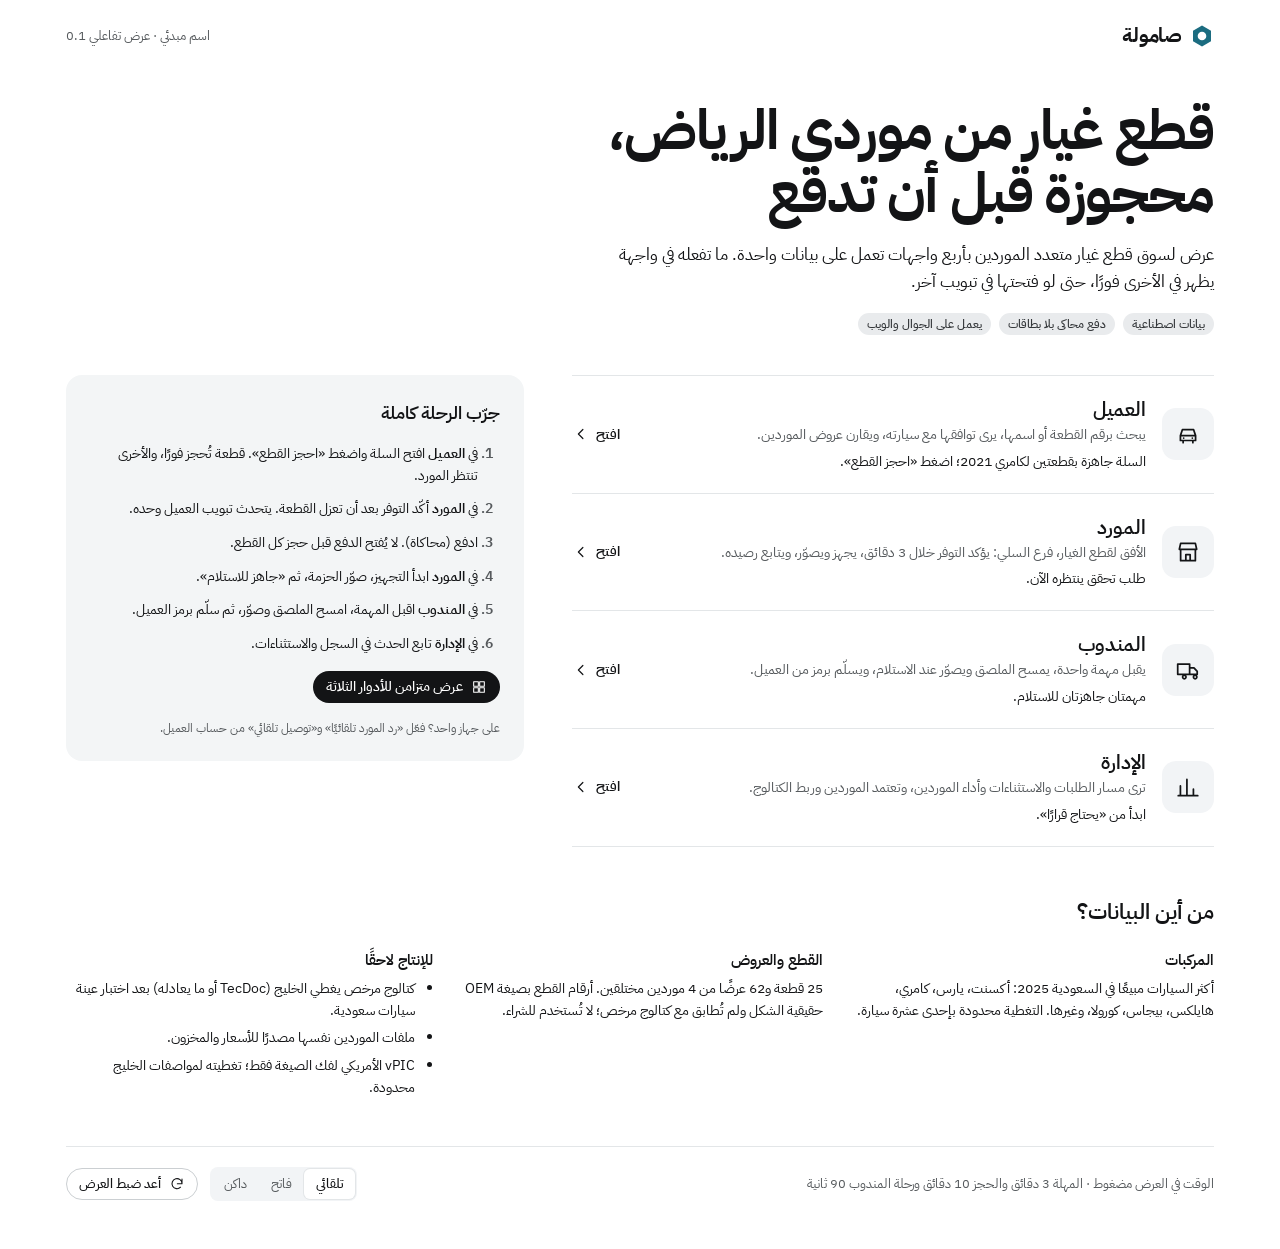
<file: index.html>
<!doctype html>
<html lang="ar" dir="rtl">
<head>
<meta charset="utf-8">
<meta name="viewport" content="width=device-width, initial-scale=1, viewport-fit=cover">
<title>عرض صامولة</title>
<link rel="preconnect" href="https://fonts.googleapis.com"><link rel="preconnect" href="https://fonts.gstatic.com" crossorigin>
<link href="https://fonts.googleapis.com/css2?family=IBM+Plex+Sans+Arabic:wght@400;500;600;700&family=IBM+Plex+Mono:wght@400;500&display=swap" rel="stylesheet">
<link rel="stylesheet" href="assets/base.css">
<style>
  /* صفحة الدخول: الفكرة الأساسية للمنتج في العنوان، ثم الأدوار الأربعة كقائمة بأفعالها، ثم الرحلة خطوة بخطوة. */
  body { background: var(--surface); }
  .wrap { max-width: 1180px; margin: 0 auto; padding-block: calc(20px + env(safe-area-inset-top, 0px)) 48px; padding-left: max(16px, env(safe-area-inset-left, 0px)); padding-right: max(16px, env(safe-area-inset-right, 0px)); }
  .top { display: flex; align-items: center; justify-content: space-between; gap: 12px; margin-bottom: 48px; }
  .top .brand { font-size: 20px; }
  .top .note { font-size: 12.5px; color: var(--muted); }
  .hero { display: grid; gap: 18px; margin-bottom: 40px; max-width: 760px; }
  .hero h1 { font-size: clamp(30px, 5.4vw, 56px); line-height: 1.12; font-weight: 700; letter-spacing: -0.02em; }
  .hero p { font-size: 17px; color: var(--text); max-width: 62ch; }
  .hero .meta { display: flex; gap: 8px; flex-wrap: wrap; }
  .layout { display: grid; gap: 32px; }
  .roles { display: grid; }
  .role { display: grid; grid-template-columns: 52px minmax(0, 1fr) auto; gap: 16px; align-items: center; padding: 20px 0; border-top: 1px solid var(--border); }
  .role:last-child { border-bottom: 1px solid var(--border); }
  .role .ico { width: 52px; height: 52px; border-radius: 14px; display: grid; place-items: center; background: var(--raised); }
  .role .ico svg { width: 26px; height: 26px; }
  .role h2 { font-size: 20px; font-weight: 600; line-height: 1.3; }
  .role p { color: var(--muted); margin-top: 2px; }
  .role .try { font-size: 13.5px; color: var(--text); margin-top: 6px; }
  .role .go { display: inline-flex; align-items: center; gap: 6px; font-weight: 600; }
  .role:hover h2 { text-decoration: underline; text-underline-offset: 4px; text-decoration-thickness: 1px; }
  .journey { background: var(--ground); border-radius: 16px; padding: 24px; display: grid; gap: 16px; align-content: start; }
  .journey h2 { font-size: 18px; font-weight: 600; }
  .journey ol { margin: 0; padding-inline-start: 22px; display: grid; gap: 12px; }
  .journey li::marker { font-weight: 600; color: var(--muted); }
  .journey li b { font-weight: 600; }
  .journey .acts { display: flex; gap: 8px; flex-wrap: wrap; }
  .data { margin-top: 48px; display: grid; gap: 20px; }
  .data h2 { font-size: 22px; font-weight: 600; }
  .data .cols { display: grid; gap: 24px; }
  .data h3 { font-size: 15px; font-weight: 600; margin-bottom: 6px; }
  .data p, .data li { color: var(--text); }
  .data ul { margin: 0; padding-inline-start: 18px; display: grid; gap: 6px; }
  .foot { margin-top: 48px; padding-top: 20px; border-top: 1px solid var(--border); display: flex; gap: 16px; align-items: center; justify-content: space-between; flex-wrap: wrap; color: var(--muted); font-size: 13px; }
  @media (min-width: 900px) {
    .layout { grid-template-columns: minmax(0, 7fr) minmax(0, 5fr); gap: 48px; align-items: start; }
    .journey { position: sticky; top: 24px; }
    .data .cols { grid-template-columns: repeat(3, minmax(0, 1fr)); }
  }
  @media (max-width: 520px) { .role { grid-template-columns: 44px minmax(0, 1fr); } .role .ico { width: 44px; height: 44px; } .role .go { grid-column: 2; } .top { margin-bottom: 32px; } }
</style>
</head>
<body>
<div class="wrap" id="app"></div>
<script src="assets/data.js"></script>
<script src="assets/store.js"></script>
<script src="assets/ui.js"></script>
<script>
(function () {
  const { A, fmt, S, D } = Store; const U = UI; const root = document.getElementById('app');
  function page() {
    const st = Store.get(); const v = st.orders.filter((o) => o.groups.some((g) => g.state === 'VERIFYING' && g.supplier === D.meta.demoSupplier)).length;
    const jobs = st.orders.flatMap((o) => o.groups).filter((g) => g.state === 'READY' && g.job && !g.job.courier).length;
    const roles = [
      ['customer.html', 'car', 'العميل', 'يبحث برقم القطعة أو اسمها، يرى توافقها مع سيارته، ويقارن عروض الموردين.', `السلة جاهزة بقطعتين لكامري 2021؛ اضغط «احجز القطع».`],
      ['vendor.html', 'store', 'المورد', `${S[D.meta.demoSupplier].name}، ${S[D.meta.demoSupplier].branch}: يؤكد التوفر خلال 3 دقائق، يجهز ويصوّر، ويتابع رصيده.`, v ? `${fmt.count(v, ['طلب تحقق ينتظره', 'طلبا تحقق ينتظرانه', 'طلبات تحقق تنتظره', 'طلب تحقق ينتظره'])} الآن.` : 'لا طلبات تحقق الآن؛ تصل عندما يحجز العميل.'],
      ['courier.html', 'truck', 'المندوب', 'يقبل مهمة واحدة، يمسح الملصق ويصوّر عند الاستلام، ويسلّم برمز من العميل.', `${fmt.count(jobs, ['مهمة جاهزة', 'مهمتان جاهزتان', 'مهام جاهزة', 'مهمة جاهزة'])} للاستلام.`],
      ['admin.html', 'chart', 'الإدارة', 'ترى مسار الطلبات والاستثناءات وأداء الموردين، وتعتمد الموردين وربط الكتالوج.', 'ابدأ من «يحتاج قرارًا».'],
    ];
    return `<header class="top"><span class="brand">${U.mark()}<span>صامولة</span></span><span class="note">اسم مبدئي · عرض تفاعلي 0.1</span></header>
      <section class="hero"><h1>قطع غيار من موردي الرياض، محجوزة قبل أن تدفع</h1>
        <p>عرض لسوق قطع غيار متعدد الموردين بأربع واجهات تعمل على بيانات واحدة. ما تفعله في واجهة يظهر في الأخرى فورًا، حتى لو فتحتها في تبويب آخر.</p>
        <div class="meta">${U.pill('بيانات اصطناعية', 'neutral')}${U.pill('دفع محاكى بلا بطاقات', 'neutral')}${U.pill('يعمل على الجوال والويب', 'neutral')}</div></section>
      <div class="layout">
        <nav class="roles" aria-label="الواجهات">${roles.map(([href, ic, name, desc, tryIt]) => `<a class="role" href="${href}"><span class="ico">${U.icon(ic)}</span><span><h2>${name}</h2><p>${desc}</p><p class="try">${tryIt}</p></span><span class="go">افتح ${U.icon('fwd')}</span></a>`).join('')}</nav>
        <aside class="journey" aria-labelledby="j-h"><h2 id="j-h">جرّب الرحلة كاملة</h2>
          <ol><li>في <b>العميل</b> افتح السلة واضغط «احجز القطع». قطعة تُحجز فورًا، والأخرى تنتظر المورد.</li>
            <li>في <b>المورد</b> أكّد التوفر بعد أن تعزل القطعة. يتحدث تبويب العميل وحده.</li>
            <li>ادفع (محاكاة). لا يُفتح الدفع قبل حجز كل القطع.</li>
            <li>في <b>المورد</b> ابدأ التجهيز، صوّر الحزمة، ثم «جاهز للاستلام».</li>
            <li>في <b>المندوب</b> اقبل المهمة، امسح الملصق وصوّر، ثم سلّم برمز العميل.</li>
            <li>في <b>الإدارة</b> تابع الحدث في السجل والاستثناءات.</li></ol>
          <div class="acts"><a class="btn round primary" href="live.html">${U.icon('grid')}عرض متزامن للأدوار الثلاثة</a></div>
          <p class="small muted">على جهاز واحد؟ فعّل «رد المورد تلقائيًا» و«توصيل تلقائي» من حساب العميل.</p></aside>
      </div>
      <section class="data" aria-labelledby="d-h"><h2 id="d-h">من أين البيانات؟</h2>
        <div class="cols">
          <div><h3>المركبات</h3><p>أكثر السيارات مبيعًا في السعودية 2025: أكسنت، يارس، كامري، هايلكس، بيجاس، كورولا، وغيرها. التغطية محدودة بإحدى عشرة سيارة.</p></div>
          <div><h3>القطع والعروض</h3><p>${D.parts.length} قطعة و${D.offers.length} عرضًا من ${D.suppliers.filter((s) => s.status === 'approved').length} موردين مختلقين. أرقام القطع بصيغة OEM حقيقية الشكل ولم تُطابق مع كتالوج مرخص؛ لا تُستخدم للشراء.</p></div>
          <div><h3>للإنتاج لاحقًا</h3><ul><li>كتالوج مرخص يغطي الخليج (TecDoc أو ما يعادله) بعد اختبار عينة سيارات سعودية.</li><li>ملفات الموردين نفسها مصدرًا للأسعار والمخزون.</li><li>vPIC الأمريكي لفك الصيغة فقط؛ تغطيته لمواصفات الخليج محدودة.</li></ul></div>
        </div></section>
      <footer class="foot"><span>الوقت في العرض مضغوط · المهلة 3 دقائق والحجز 10 دقائق ورحلة المندوب 90 ثانية</span>
        <span style="display:flex;gap:12px;align-items:center;flex-wrap:wrap">${U.themeSeg()}<button class="btn round" type="button" data-reset>${U.icon('refresh')}أعد ضبط العرض</button></span></footer>`;
  }
  const render = U.renderer(root, page); Store.on(render); render();
  root.addEventListener('click', (e) => { if (e.target.closest('[data-reset]')) { A.reset(); U.toast('أُعيد ضبط بيانات العرض'); } });
})();
</script>
</body>
</html>
</file>
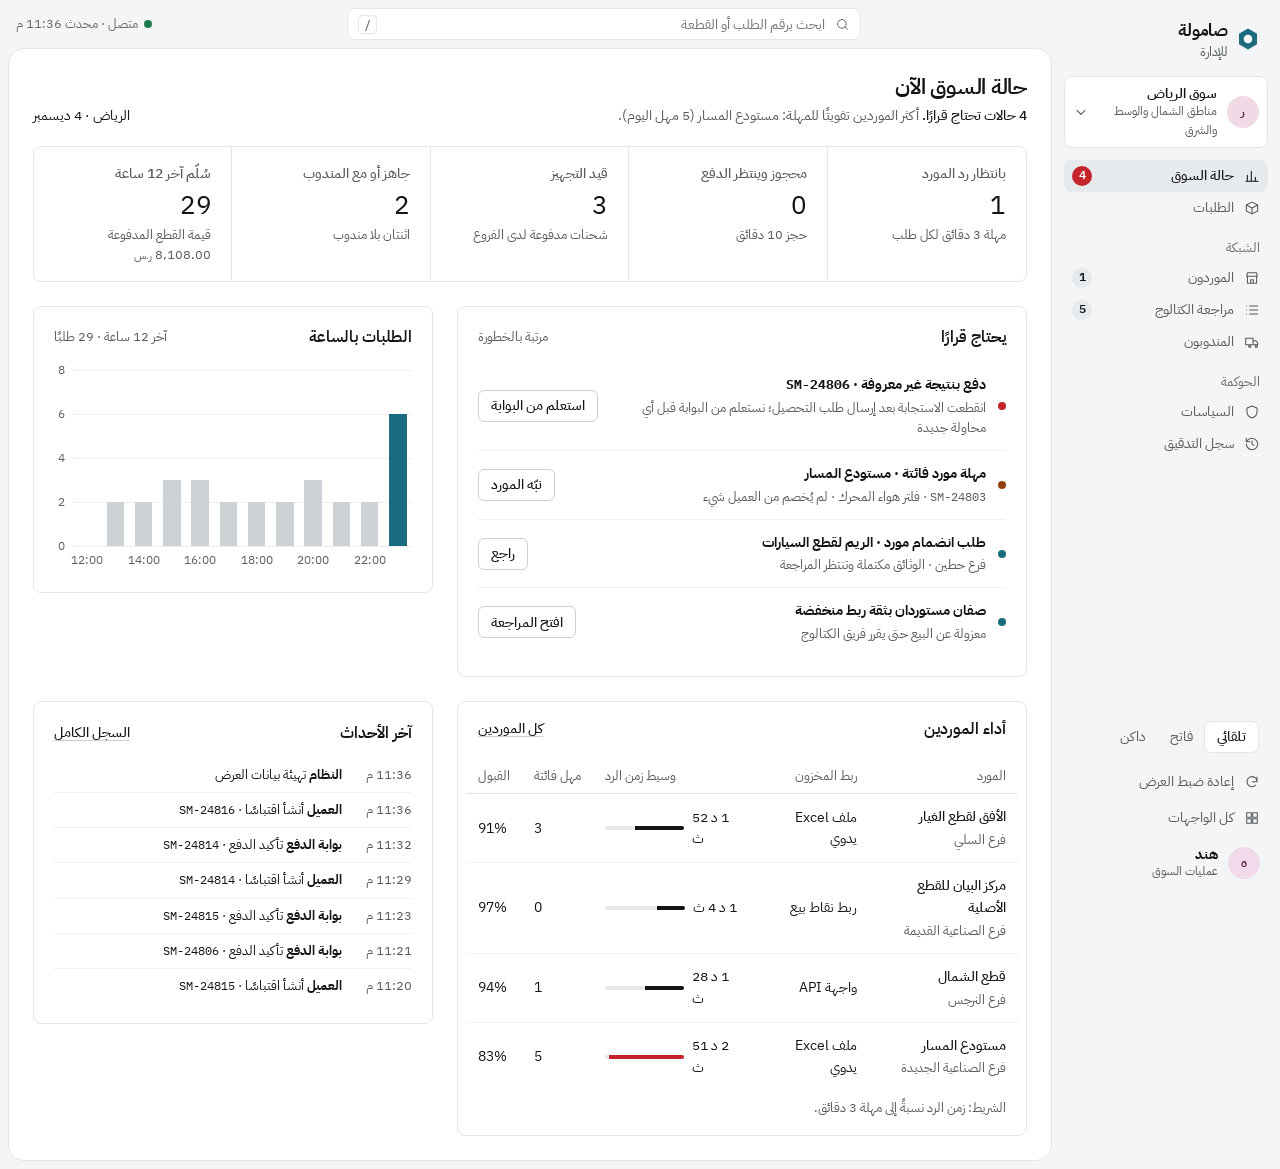
<file: admin.html>
<!doctype html>
<html lang="ar" dir="rtl">
<head>
<meta charset="utf-8">
<meta name="viewport" content="width=device-width, initial-scale=1, viewport-fit=cover">
<title>صامولة للإدارة</title>
<link rel="preconnect" href="https://fonts.googleapis.com"><link rel="preconnect" href="https://fonts.gstatic.com" crossorigin>
<link href="https://fonts.googleapis.com/css2?family=IBM+Plex+Sans+Arabic:wght@400;500;600;700&family=IBM+Plex+Mono:wght@400;500&display=swap" rel="stylesheet">
<link rel="stylesheet" href="assets/base.css">
<link rel="stylesheet" href="assets/backoffice.css">
<style>
  .exc { display: grid; grid-template-columns: 8px minmax(0, 1fr) auto; gap: 12px; align-items: center; padding: 12px 0; }
  .exc + .exc { border-top: 1px solid var(--rule); }
  .exc .t { display: grid; gap: 2px; min-width: 0; }
  .exc .t .s { font-size: var(--fs-small); color: var(--muted); }
  .exc.done { opacity: 0.55; }
  .pipe .kpi-value { font-size: 26px; }
  .feed li { display: grid; grid-template-columns: 62px minmax(0, 1fr); gap: 8px; padding: 7px 0; font-size: 13px; }
  .feed li + li { border-top: 1px solid var(--rule); }
  .feed .when { color: var(--muted); font-variant-numeric: tabular-nums; }
  .docs { display: grid; gap: 8px; }
  .doc { display: flex; gap: 10px; align-items: center; padding: 10px 12px; border-radius: var(--radius-control); background: var(--raised); }
  .doc svg { width: 16px; height: 16px; color: var(--muted); }
  .doc .t { flex: 1; min-width: 0; }
  .conf { display: flex; align-items: center; gap: 8px; justify-content: flex-end; }
  .conf .track { width: 64px; height: 4px; border-radius: 999px; background: var(--active); overflow: hidden; }
  .conf .track span { display: block; height: 100%; background: var(--text); }
  .conf .track span.low { background: var(--negative); }
  .raw { font-size: 13.5px; }
  .policy-row td:first-child { white-space: nowrap; }
  .tl { display: grid; gap: 8px; font-size: 13px; }
  .tl li { display: grid; grid-template-columns: 62px minmax(0, 1fr); gap: 8px; }
  .tl .when { color: var(--muted); font-variant-numeric: tabular-nums; }
</style>
</head>
<body>
<div id="app"></div>
<script src="assets/data.js"></script>
<script src="assets/store.js"></script>
<script src="assets/ui.js"></script>
<script src="assets/charts.js"></script>
<script src="assets/bo.js"></script>
<script>
(function () {
  const { A, fmt, P, S, C, V, D, POLICY } = Store; const U = UI;
  const root = document.getElementById('app');
  const ui = { tab: 'all', q: '' };
  const H12 = 12 * 3600 * 1000;
  const orders = () => Store.get().orders;
  const allGroups = () => orders().flatMap((o) => o.groups.map((g) => ({ o, g })));
  const resolved = (k) => Store.get().admin.resolved[k];

  function route() { const h = location.hash.slice(1); return ['market', 'orders', 'suppliers', 'catalog', 'couriers', 'policies', 'audit'].includes(h) ? h : 'market'; }
  const TITLES = { market: 'حالة السوق', orders: 'الطلبات', suppliers: 'الموردون', catalog: 'مراجعة الكتالوج', couriers: 'المندوبون', policies: 'السياسات', audit: 'سجل التدقيق' };

  /* ---------- استثناءات تحتاج قرارًا: كلها محسوبة من الحالة ---------- */
  function exceptions() {
    const list = [];
    orders().forEach((o) => {
      if (o.payment.state === 'REVIEW') list.push({ key: 'pay-' + o.id, tone: 'neg', title: `دفع بنتيجة غير معروفة · ${fmt.ltr(o.id)}`, sub: o.payment.note, act: 'استعلم من البوابة', done: `استعلام البوابة عن ${o.id}: لم يُحصّل؛ أُبلغ العميل وأُطلقت الحجوزات` });
      if (o.exception) list.push({ key: 'exc-' + o.id, tone: 'warn', title: `${o.exception.kind} · ${fmt.ltr(o.id)}`, sub: `سجّله ${o.exception.by} ${fmt.ago((Date.now() - o.exception.at) / 60000)}؛ الحزمة في حيازة المندوب`, act: 'اتصل بالعميل', done: `تواصل الدعم مع عميل ${o.id} واتُّفق على موعد تسليم جديد` });
      o.groups.forEach((g) => { if (g.state === 'EXPIRED') list.push({ key: 'exp-' + g.id, tone: 'warn', title: `مهلة مورد فائتة · ${S[g.supplier].name}`, sub: `${fmt.ltr(o.id)} · ${g.lines[0].name} · لم يُخصم من العميل شيء`, act: 'نبّه المورد', done: `أُرسل تنبيه أداء إلى ${S[g.supplier].name}` }); });
    });
    const pend = D.suppliers.filter((s) => s.status === 'pending' && !Store.get().admin.suppliers[s.id]);
    pend.forEach((s) => list.push({ key: 'sup-' + s.id, tone: 'info', title: `طلب انضمام مورد · ${s.name}`, sub: `${s.branch} · الوثائق مكتملة وتنتظر المراجعة`, link: '#suppliers', act: 'راجع' }));
    const low = D.mappingQueue.filter((m) => m.confidence < 0.5 && !Store.get().admin.mappings[m.id]);
    if (low.length) list.push({ key: 'map', tone: 'info', title: `${fmt.count(low.length, ['صف مستورد', 'صفان مستوردان', 'صفوف مستوردة', 'صفًا مستوردًا'])} بثقة ربط منخفضة`, sub: 'معزولة عن البيع حتى يقرر فريق الكتالوج', link: '#catalog', act: 'افتح المراجعة' });
    return list;
  }

  /* ---------- حالة السوق ---------- */
  function market() {
    const gs = allGroups(); const now = Date.now();
    const stage = { verifying: gs.filter((x) => x.g.state === 'VERIFYING').length, ready: orders().filter((o) => Store.orderStatus(o) === 'READY_TO_PAY').length,
      prep: gs.filter((x) => ['PAID', 'PREPARING'].includes(x.g.state)).length, moving: gs.filter((x) => ['READY', ...Store.MOVING].includes(x.g.state)).length,
      delivered: gs.filter((x) => x.g.state === 'DELIVERED' && x.g.job && x.g.job.deliveredAt && now - x.g.job.deliveredAt < H12).length };
    const ex = exceptions(); const open = ex.filter((x) => !resolved(x.key));
    const recent = orders().filter((o) => now - o.createdAt < H12);
    const hours = [...Array(12)].map((_, i) => { const end = now - (11 - i) * 3600 * 1000; return { label: new Date(end).toLocaleTimeString('en-GB', { hour: '2-digit', minute: '2-digit', hourCycle: 'h23', timeZone: 'Asia/Riyadh' }).replace(/:\d\d$/, ':00'), v: recent.filter((o) => o.createdAt <= end && o.createdAt > end - 3600 * 1000).length }; });
    const gmv = recent.filter((o) => o.payment.state === 'CAPTURED').reduce((a, o) => a + Store.orderTotals(o).items, 0);
    const worst = D.suppliers.filter((s) => s.status === 'approved').map((s) => ({ s, rs: Store.responseStats(s.id) })).sort((a, b) => b.rs.timeouts - a.rs.timeouts)[0];
    return `<div class="title-row"><div><h1>حالة السوق الآن</h1><p class="finding">${open.length ? `<b>${fmt.count(open.length, ['حالة تحتاج', 'حالتان تحتاجان', 'حالات تحتاج', 'حالة تحتاج'])} قرارًا.</b> ` : '<b>لا حالات معلقة.</b> '}${worst && worst.rs.timeouts ? `أكثر الموردين تفويتًا للمهلة: ${worst.s.name} (${worst.rs.timeouts} مهل اليوم).` : ''}</p></div>
        <div class="acts"><span class="meta">الرياض · ${fmt.date(now)}</span></div></div>
      <div class="grid top">
        <div class="kpis pipe span-12" role="group" aria-label="مسار الطلبات الآن">
          <div class="kpi"><div class="kpi-label">بانتظار رد المورد</div><div class="kpi-value num">${stage.verifying}</div><div class="delta">مهلة ${POLICY.verifySec / 60} دقائق لكل طلب</div></div>
          <div class="kpi"><div class="kpi-label">محجوز وينتظر الدفع</div><div class="kpi-value num">${stage.ready}</div><div class="delta">حجز ${POLICY.holdSec / 60} دقائق</div></div>
          <div class="kpi"><div class="kpi-label">قيد التجهيز</div><div class="kpi-value num">${stage.prep}</div><div class="delta">شحنات مدفوعة لدى الفروع</div></div>
          <div class="kpi"><div class="kpi-label">جاهز أو مع المندوب</div><div class="kpi-value num">${stage.moving}</div><div class="delta">${fmt.count(gs.filter((x) => x.g.state === 'READY').length, ['واحدة بلا مندوب', 'اثنتان بلا مندوب', 'بلا مندوب', 'بلا مندوب'])}</div></div>
          <div class="kpi"><div class="kpi-label">سُلّم آخر 12 ساعة</div><div class="kpi-value num">${stage.delivered}</div><div class="delta">قيمة القطع المدفوعة ${fmt.money(gmv)}</div></div>
        </div>
        <section class="panel span-7" aria-labelledby="ex-h"><header><h2 id="ex-h">يحتاج قرارًا</h2><span class="meta">مرتبة بالخطورة</span></header>
          ${ex.length ? ex.sort((a, b) => ['neg', 'warn', 'info'].indexOf(a.tone) - ['neg', 'warn', 'info'].indexOf(b.tone)).map((x) => { const r = resolved(x.key); return `<div class="exc ${r ? 'done' : ''}"><span class="dot ${x.tone}"></span><div class="t"><b>${x.title}</b><span class="s">${r ? `حُسم ${fmt.time(r.at)}: ${r.text}` : x.sub}</span></div>
            ${r ? U.pill('حُسم', 'pos') : x.link ? `<a class="btn" href="${x.link}">${x.act}</a>` : `<button class="btn" type="button" data-resolve="${x.key}" data-text="${U.esc(x.done)}">${x.act}</button>`}</div>`; }).join('') : '<div class="empty">لا حالات معلقة.</div>'}
        </section>
        <section class="panel span-5" aria-labelledby="ch-h"><header><h2 id="ch-h">الطلبات بالساعة</h2><span class="meta">آخر 12 ساعة · ${recent.length} طلبًا</span></header><div class="chart" data-chart='${JSON.stringify(hours)}'></div></section>
        <section class="panel span-7 flush" aria-labelledby="sp-h"><header><h2 id="sp-h">أداء الموردين</h2><a class="link" href="#suppliers">كل الموردين</a></header>
          <div class="table-wrap" style="padding:4px 8px 8px"><table class="t stack"><thead><tr><th>المورد</th><th>ربط المخزون</th><th class="n">وسيط زمن الرد</th><th class="n">مهل فائتة</th><th class="n">القبول</th></tr></thead><tbody>
          ${D.suppliers.filter((s) => s.status === 'approved').map((s) => { const rs = Store.responseStats(s.id); const pct = Math.min(100, (rs.median / POLICY.verifySec) * 100);
            return `<tr><td><b style="font-weight:500">${s.name}</b><span class="sub">${s.branch}</span></td><td class="hide-sm">${s.integrationLabel}</td><td class="n"><span class="bar-cell"><span class="num">${fmt.dur(rs.median)}</span><span class="track" aria-hidden="true"><span class="${pct > 85 ? 'bad' : ''}" style="width:${pct}%"></span></span></span></td><td class="n num line2">${rs.timeouts}</td><td class="n num act">${fmt.pct(s.acceptRate)}</td></tr>`; }).join('')}
          </tbody></table></div><p class="meta" style="padding:0 20px 16px">الشريط: زمن الرد نسبةً إلى مهلة ${POLICY.verifySec / 60} دقائق.</p></section>
        <section class="panel span-5" aria-labelledby="fd-h"><header><h2 id="fd-h">آخر الأحداث</h2><a class="link" href="#audit">السجل الكامل</a></header>
          <ol class="feed" style="padding:0;list-style:none">${auditRows().slice(0, 7).map((e) => `<li><span class="when">${fmt.time(e.at)}</span><span><b>${e.actor}</b> ${e.text}${e.order ? ` · ${fmt.ltr(e.order)}` : ''}</span></li>`).join('')}</ol></section>
      </div>`;
  }
  function auditRows() { const st = Store.get(); const fromOrders = st.orders.flatMap((o) => o.timeline.map((e) => ({ ...e, order: o.id }))); const admin = st.audit.filter((e) => !e.order); return [...fromOrders, ...admin].sort((a, b) => b.at - a.at); }

  /* ---------- الطلبات ---------- */
  function ordersView() {
    const groupsOf = { all: () => true, verifying: (o) => ['VERIFYING', 'READY_TO_PAY', 'ACTION_REQUIRED'].includes(Store.orderStatus(o)), active: (o) => ['PREPARING', 'IN_DELIVERY', 'PAYMENT_PROCESSING'].includes(Store.orderStatus(o)), issues: (o) => o.payment.state === 'REVIEW' || o.exception || o.cancelled, done: (o) => Store.orderStatus(o) === 'DELIVERED' };
    const tabs = [['all', 'الكل'], ['verifying', 'قبل الدفع'], ['active', 'جارية'], ['issues', 'تحتاج متابعة'], ['done', 'مُسلّمة']];
    let list = orders().filter(groupsOf[ui.tab]); if (ui.q) list = list.filter((o) => (o.id + o.customer + o.district).includes(ui.q));
    return `<div class="title-row"><div><h1>الطلبات</h1><p class="finding">حالة الطلب مشتقة من شحناته وحالة الدفع، ولا تُعدل يدويًا. كل تصحيح أمر مسمى بسبب.</p></div></div>
      <div class="tabs" role="tablist">${tabs.map(([k, n]) => `<button role="tab" type="button" data-tab="${k}" aria-selected="${ui.tab === k}">${n}<span class="n">${orders().filter(groupsOf[k]).length}</span></button>`).join('')}</div>
      <div class="toolbar"><label class="search">${U.icon('search')}<input data-filter="q" value="${U.esc(ui.q)}" placeholder="رقم الطلب أو العميل أو الحي"></label><span class="spacer"></span><span class="count">${fmt.count(list.length, ['طلب واحد', 'طلبان', 'طلبات', 'طلبًا'])}</span></div>
      <div class="table-wrap"><table class="t stack"><thead><tr><th>الطلب</th><th>العميل</th><th>الموردون</th><th class="n">الإجمالي</th><th>الحالة</th><th class="n">الوقت</th></tr></thead><tbody>
      ${list.map((o) => { const st = Store.orderStatus(o); return `<tr class="clickable" data-open="${o.id}"><td>${fmt.ltr(o.id)}<span class="sub">${o.vehicle ? `${V[o.vehicle].model} ${V[o.vehicle].year}` : ''}</span></td><td class="line2">${o.customer} · ${o.district}</td><td class="hide-sm">${o.groups.map((g) => S[g.supplier].name).join('، ')}</td><td class="n hide-sm">${fmt.money(Store.orderTotals(o).total)}</td><td class="act">${U.pill(Store.ORDER_LABEL[st], Store.tone(st))}</td><td class="n num hide-sm">${fmt.time(o.createdAt)}</td></tr>`; }).join('') || '<tr><td colspan="6"><div class="empty">لا طلبات في هذا التصنيف.</div></td></tr>'}
      </tbody></table></div>`;
  }
  function orderSheet(id) {
    const o = Store.findOrder(id); if (!o) return; const st = Store.orderStatus(o); const t = Store.orderTotals(o);
    U.dialog(`<div class="sheet-head"><h2>${fmt.ltr(o.id)} · ${Store.ORDER_LABEL[st]}</h2><button class="btn ghost icon" data-close aria-label="إغلاق">${U.icon('x')}</button></div>
      <div class="sheet-body">
        <dl><div class="kv"><dt>العميل</dt><dd>${o.customer} · حي ${o.district}</dd></div><div class="kv"><dt>الدفع</dt><dd>${o.payment.state === 'NONE' ? 'لم يبدأ' : `${o.payment.method || ''} · ${o.payment.state}`}</dd></div><div class="kv"><dt>الإجمالي</dt><dd>${fmt.money(t.total)} <span class="muted small">منها ضريبة ${fmt.money(t.vat)}</span></dd></div></dl>
        ${o.groups.map((g) => `<div class="panel" style="padding:14px"><div style="display:flex;justify-content:space-between;gap:8px;align-items:center;margin-bottom:6px"><b>${S[g.supplier].name}</b>${U.pill(Store.GROUP_LABEL[g.state], 'info')}</div><div class="small muted">${g.lines.map((l) => `${l.name} × ${l.qty} · ${fmt.sar(l.price * l.qty)} ر.س`).join('<br>')}${g.pkg ? `<br>الحزمة ${fmt.ltr(g.pkg.code)}` : ''}${g.job && g.job.courier ? ` · ${C[g.job.courier].name}` : ''}</div></div>`).join('')}
        <div><div class="label" style="margin-bottom:8px">السجل</div><ol class="tl" style="padding:0;list-style:none">${[...o.timeline].reverse().map((e) => `<li><span class="when">${fmt.time(e.at)}</span><span><b>${e.actor}</b> ${e.text}</span></li>`).join('')}</ol></div></div>`);
  }

  /* ---------- الموردون ---------- */
  function suppliersView() {
    const st = Store.get(); const pending = D.suppliers.filter((s) => s.status === 'pending');
    return `<div class="title-row"><div><h1>الموردون</h1><p class="finding">لا ينشر المورد عروضًا قابلة للشراء قبل اعتماده. الوثائق خاصة ولا تظهر للعملاء.</p></div></div>
      <div class="grid top">
        ${pending.map((s) => { const dec = st.admin.suppliers[s.id]; return `<section class="panel span-5" aria-label="طلب ${s.name}"><header><h2>طلب انضمام · ${s.name}</h2>${dec ? U.pill(dec.decision === 'approved' ? 'معتمد' : 'مرفوض', dec.decision === 'approved' ? 'pos' : 'neg') : U.pill('ينتظر المراجعة', 'warn')}</header>
          <p class="small muted" style="margin-bottom:12px">${s.branch} · ${s.hours}</p>
          <div class="docs">${[['السجل التجاري', fmt.ltr(s.cr), 'تحقق آلي: نشط'], ['شهادة ضريبة القيمة المضافة', fmt.ltr(s.vat), 'تحقق آلي: مطابق للاسم'], ['الحساب البنكي للصرف', fmt.ltr('SA•• •••• •••• 7781'), 'يحتاج اعتمادًا منفصلًا من المالية'], ['عقد المنصة', 'نسخة 0.3', 'موقّع إلكترونيًا']].map(([n, v, h]) => `<div class="doc">${U.icon('file')}<div class="t"><b style="font-weight:500">${n}</b><div class="small muted">${v} · ${h}</div></div></div>`).join('')}</div>
          ${dec ? `<p class="small muted" style="margin-top:12px">${dec.decision === 'approved' ? 'اعتُمد' : 'رُفض'} ${fmt.time(dec.at)}${dec.reason ? ` · ${dec.reason}` : ''}</p>` : `<div style="display:flex;gap:8px;margin-top:14px;flex-wrap:wrap"><button class="btn primary" type="button" data-sup="${s.id}" data-dec="approved">اعتمد المورد</button><button class="btn" type="button" data-sup="${s.id}" data-dec="rejected">اطلب استكمالًا</button></div>`}</section>`; }).join('')}
        <section class="panel span-7 flush" aria-labelledby="ap-h"><header><h2 id="ap-h">موردون معتمدون</h2><span class="meta">${D.suppliers.filter((s) => s.status === 'approved').length}</span></header>
          <div class="table-wrap" style="padding:4px 8px 8px"><table class="t stack"><thead><tr><th>المورد</th><th>المخزون</th><th class="n">العروض</th><th class="n">التقييم</th></tr></thead><tbody>
          ${D.suppliers.filter((s) => s.status === 'approved').map((s) => { const offs = D.offers.filter((o) => o.supplier === s.id).map((o) => Store.effectiveOffer(o.id)); const stale = offs.filter((o) => Store.verifyReasons(o).length).length;
            return `<tr><td><b style="font-weight:500">${s.name}</b><span class="sub">${s.branch} · ${fmt.ltr(s.cr)}</span></td><td class="line2">${s.integrationLabel}${stale ? ` · ${stale} قديمة` : ''}</td><td class="n num hide-sm">${offs.length}</td><td class="n num act">${s.rating}</td></tr>`; }).join('')}
          </tbody></table></div></section>
      </div>`;
  }

  /* ---------- الكتالوج ---------- */
  function catalogView() {
    const st = Store.get(); const q = D.mappingQueue;
    const decided = (m) => st.admin.mappings[m.id];
    return `<div class="title-row"><div><h1>مراجعة ربط الكتالوج</h1><p class="finding">الصف المستورد لا يُنشر حتى يُربط بقطعة معيارية. التشابه في الاسم لا يكفي: قطعتان مختلفتان لا تُدمجان (مثال: مساعد 2WD مقابل 4WD).</p></div></div>
      <div class="table-wrap"><table class="t stack"><thead><tr><th>ما كتبه المورد</th><th>المقترح</th><th class="n">الثقة</th><th>السبب</th><th></th></tr></thead><tbody>
      ${q.map((m) => { const p = m.proposed && P[m.proposed]; const d = decided(m); return `<tr><td><span class="raw">${m.raw}</span><span class="sub">${S[m.supplier].name} · ${fmt.ltr(m.sku)}</span></td>
        <td class="line2">${p ? `${p.name}${p.oem[0] ? ` · ${fmt.ltr(p.oem[0])}` : ''}` : '<span class="muted">لا قطعة مطابقة</span>'}</td>
        <td class="n hide-sm"><span class="conf"><span class="num">${fmt.pct(m.confidence)}</span><span class="track" aria-hidden="true"><span class="${m.confidence < 0.5 ? 'low' : ''}" style="width:${m.confidence * 100}%"></span></span></span></td>
        <td class="small muted hide-sm">${m.reason}</td>
        <td class="act">${d ? U.pill(d.decision, d.decision === 'رُبط' ? 'pos' : 'neutral') : `<div style="display:flex;gap:6px;justify-content:flex-end;flex-wrap:wrap">${p ? `<button class="btn" type="button" data-map="${m.id}" data-dec="رُبط">اربط</button>` : ''}<button class="btn" type="button" data-map="${m.id}" data-dec="${p ? 'قطعة مختلفة' : 'قطعة جديدة'}">${p ? 'مختلفة' : 'أنشئ قطعة'}</button></div>`}</td></tr>`; }).join('')}
      </tbody></table></div>`;
  }

  /* ---------- المندوبون ---------- */
  function couriersView() {
    const gs = allGroups(); const st = Store.get();
    return `<div class="title-row"><div><h1>المندوبون</h1><p class="finding">قبول المهمة ذري: مندوب واحد يفوز، ولا يرى العنوان إلا المندوب المسند الحالي.</p></div></div>
      <div class="table-wrap"><table class="t stack"><thead><tr><th>المندوب</th><th>المركبة</th><th>الآن</th><th class="n">مسلّمة اليوم</th></tr></thead><tbody>
      ${D.couriers.map((c) => { const cur = gs.find((x) => x.g.job && x.g.job.courier === c.id && Store.MOVING.includes(x.g.state)); const n = gs.filter((x) => x.g.job && x.g.job.courier === c.id && x.g.state === 'DELIVERED').length;
        return `<tr><td><div style="display:flex;gap:10px;align-items:center">${U.avatar(c.name, c.initial)}<div><b style="font-weight:500">${c.name}</b><span class="sub">تقييم ${c.rating}</span></div></div></td><td class="hide-sm">${c.vehicle} · ${c.plate}</td><td class="line2">${cur ? `${Store.GROUP_LABEL[cur.g.state]} · ${fmt.ltr(cur.g.pkg.code)}` : c.id === D.meta.demoCourier && !st.courier.available ? 'غير متاح' : 'متاح'}</td><td class="n num act">${n}</td></tr>`; }).join('')}
      </tbody></table></div>`;
  }

  /* ---------- السياسات ---------- */
  function policiesView() {
    return `<div class="title-row"><div><h1>السياسات</h1><p class="finding">القيم أدناه للتطوير والمحاكاة (development_only)، وليست التزامًا تجاريًا. لا يتحول «مقترح» إلى «معتمد» إلا بقرار مالكه.</p></div></div>
      <div class="table-wrap"><table class="t stack"><thead><tr><th>القرار</th><th>السياسة</th><th>القيمة</th><th>الحالة</th><th>المالك</th></tr></thead><tbody>
      ${D.policies.map((p) => `<tr class="policy-row"><td class="hide-sm">${fmt.ltr(p.id)}</td><td><b style="font-weight:500">${p.name}</b><span class="sub">${p.note}</span></td><td class="line2">${p.value}</td><td class="act">${U.pill(p.status === 'APPROVED' ? 'معتمد' : 'مقترح', p.status === 'APPROVED' ? 'pos' : 'warn')}</td><td class="hide-sm">${p.owner}</td></tr>`).join('')}
      </tbody></table></div>`;
  }

  /* ---------- السجل ---------- */
  function auditView() {
    let rows = auditRows(); if (ui.q) rows = rows.filter((e) => (e.actor + e.text + (e.order || '')).includes(ui.q));
    return `<div class="title-row"><div><h1>سجل التدقيق</h1><p class="finding">كل أثر مالي أو مخزني أو حيازة يُسجل حدثًا جديدًا ولا يُمحى. التصحيح حدث إضافي.</p></div></div>
      <div class="toolbar"><label class="search">${U.icon('search')}<input data-filter="q" value="${U.esc(ui.q)}" placeholder="طلب أو طرف أو كلمة"></label><span class="spacer"></span><span class="count">${fmt.count(rows.length, ['حدث واحد', 'حدثان', 'أحداث', 'حدثًا'])}</span></div>
      <div class="table-wrap"><table class="t stack"><thead><tr><th class="n" style="text-align:start">الوقت</th><th>الطرف</th><th>الحدث</th><th>الطلب</th></tr></thead><tbody>
      ${rows.slice(0, 120).map((e) => `<tr><td class="num">${fmt.time(e.at)}</td><td class="hide-sm">${e.actor}</td><td class="line2">${e.text}</td><td class="act">${e.order ? fmt.ltr(e.order) : '<span class="muted">—</span>'}</td></tr>`).join('')}
      </tbody></table></div>`;
  }

  /* ---------- الرسم ---------- */
  function page() {
    const r = route(); const views = { market, orders: ordersView, suppliers: suppliersView, catalog: catalogView, couriers: couriersView, policies: policiesView, audit: auditView };
    const open = exceptions().filter((x) => !resolved(x.key)).length;
    const nav = [
      { items: [{ id: 'market', name: 'حالة السوق', icon: 'chart', count: open }, { id: 'orders', name: 'الطلبات', icon: 'box' }] },
      { label: 'الشبكة', items: [{ id: 'suppliers', name: 'الموردون', icon: 'store', count: D.suppliers.filter((s) => s.status === 'pending' && !Store.get().admin.suppliers[s.id]).length, calm: true }, { id: 'catalog', name: 'مراجعة الكتالوج', icon: 'list', count: D.mappingQueue.filter((m) => !Store.get().admin.mappings[m.id]).length, calm: true }, { id: 'couriers', name: 'المندوبون', icon: 'truck' }] },
      { label: 'الحوكمة', items: [{ id: 'policies', name: 'السياسات', icon: 'shield' }, { id: 'audit', name: 'سجل التدقيق', icon: 'history' }] },
    ];
    const bottom = `<div style="padding:0 8px 8px">${U.themeSeg()}</div><button class="nav-item" type="button" data-act="reset" style="border:0;background:none;width:100%">${U.icon('refresh')}<span>إعادة ضبط العرض</span></button><a class="nav-item" href="index.html">${U.icon('grid')}<span>كل الواجهات</span></a><div class="user-row">${U.avatar('هند العمليات', 'ه')}<div class="t"><b>هند</b><span>عمليات السوق</span></div></div>`;
    return BO.shell({ product: 'للإدارة', scope: { name: 'سوق الرياض', sub: 'مناطق الشمال والوسط والشرق', initial: 'ر' }, nav, current: r, title: TITLES[r], body: views[r](), bottom });
  }
  const render = U.renderer(root, () => { const html = page(); setTimeout(drawCharts, 0); return html; });
  function drawCharts() { root.querySelectorAll('[data-chart]').forEach((el) => { if (el.dataset.drawn) return; el.dataset.drawn = '1'; const rows = JSON.parse(el.dataset.chart); Charts.bars(el, { labels: rows.map((r) => r.label), values: rows.map((r) => r.v), highlight: rows.length - 1, height: 210 }); }); }
  window.addEventListener('hashchange', () => { ui.q = ''; render(); window.scrollTo(0, 0); });
  Store.on(render); render();

  root.addEventListener('click', (e) => {
    const t = e.target.closest('[data-resolve],[data-tab],[data-open],[data-sup],[data-map],[data-act]'); if (!t) return; const d = t.dataset;
    if (d.resolve) { A.resolve(d.resolve, d.text); U.toast('سُجل القرار في سجل التدقيق'); }
    else if (d.tab) { ui.tab = d.tab; render(); } else if (d.open) orderSheet(d.open);
    else if (d.sup) { A.supplierDecision(d.sup, d.dec, d.dec === 'rejected' ? 'طُلب تحديث شهادة الضريبة' : ''); U.toast(d.dec === 'approved' ? 'اعتُمد المورد؛ تُنشر عروضه بعد ربط الكتالوج' : 'أُرسل طلب الاستكمال'); }
    else if (d.map) { A.mappingDecision(d.map, d.dec); U.toast(`سُجل القرار: ${d.dec}`); }
    else if (d.act === 'reset') { A.reset(); U.toast('أُعيد ضبط العرض'); }
    else if (d.act === 'scope') U.toast('مدينة واحدة في هذا الإصدار');
  });
  root.addEventListener('input', (e) => { if (e.target.dataset.filter === 'q') { ui.q = e.target.value.trim(); const pos = e.target.selectionStart; root.innerHTML = page(); drawCharts(); const i = root.querySelector('[data-filter="q"]'); if (i) { i.focus(); i.setSelectionRange(pos, pos); } } });
  root.addEventListener('submit', (e) => { if (e.target.dataset.form === 'top-search') { e.preventDefault(); ui.q = e.target.q.value.trim(); ui.tab = 'all'; location.hash = 'orders'; } });
})();
</script>
</body>
</html>
</file>
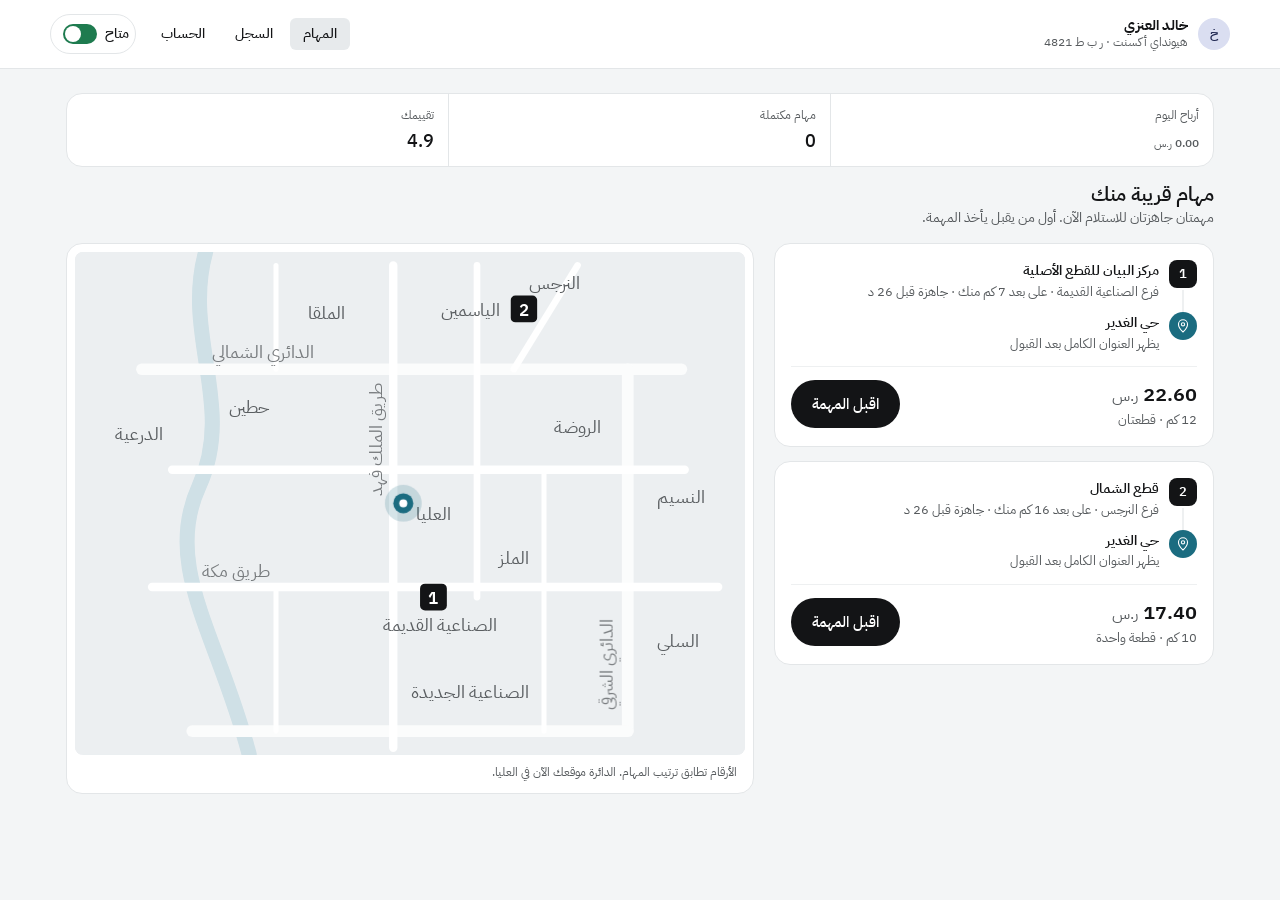
<file: courier.html>
<!doctype html>
<html lang="ar" dir="rtl">
<head>
<meta charset="utf-8">
<meta name="viewport" content="width=device-width, initial-scale=1, viewport-fit=cover">
<title>صامولة للمندوبين</title>
<link rel="preconnect" href="https://fonts.googleapis.com"><link rel="preconnect" href="https://fonts.gstatic.com" crossorigin>
<link href="https://fonts.googleapis.com/css2?family=IBM+Plex+Sans+Arabic:wght@400;500;600;700&family=IBM+Plex+Mono:wght@400;500&display=swap" rel="stylesheet">
<link rel="stylesheet" href="assets/base.css">
<style>
  /* تطبيق المندوب: يُستخدم بيد واحدة في السيارة. إجراء واحد كبير في كل خطوة، والخريطة فوقه.
     لا ينتقل للخطوة التالية قبل أن يؤكد الخادم الدليل (INV-10). */
  body { background: var(--ground); }
  .k-top { position: sticky; top: 0; z-index: 30; background: var(--ground); padding: calc(10px + env(safe-area-inset-top, 0px)) max(16px, env(safe-area-inset-right, 0px)) 10px max(16px, env(safe-area-inset-left, 0px)); }
  .k-top-in { max-width: 1180px; margin: 0 auto; display: flex; align-items: center; gap: 12px; }
  .k-top .who { display: flex; align-items: center; gap: 10px; flex: 1; min-width: 0; }
  .k-top .who .t { line-height: 1.3; } .k-top .who .t span { display: block; font-size: 12px; color: var(--muted); }
  .avail { display: flex; align-items: center; gap: 8px; height: 40px; padding: 0 6px 0 12px; border-radius: 999px; background: var(--surface); border: 1px solid var(--border); font-weight: 500; }
  .k-main { max-width: 1180px; margin: 0 auto; padding: 4px max(16px, env(safe-area-inset-right, 0px)) calc(92px + env(safe-area-inset-bottom, 0px)) max(16px, env(safe-area-inset-left, 0px)); display: grid; gap: 14px; }
  .k-main > * { min-width: 0; }
  .card { background: var(--surface); border: 1px solid var(--border); border-radius: 16px; padding: 16px; min-width: 0; }
  .card > header { display: flex; align-items: center; justify-content: space-between; gap: 12px; margin-bottom: 12px; }
  .card h2 { font-size: 16px; font-weight: 600; }
  h1.title { font-size: 20px; font-weight: 600; line-height: 1.3; }
  .sub { color: var(--muted); }
  .earn { display: grid; grid-template-columns: repeat(3, minmax(0, 1fr)); gap: 0; border: 1px solid var(--border); border-radius: 16px; background: var(--surface); }
  .earn div { padding: 12px 14px; display: grid; gap: 2px; }
  .earn div + div { border-inline-start: 1px solid var(--border); }
  .earn span { font-size: 12px; color: var(--muted); }
  .earn b { font-size: 18px; font-weight: 500; font-variant-numeric: tabular-nums; }

  .job { display: grid; gap: 12px; }
  .leg { display: grid; grid-template-columns: 28px minmax(0, 1fr); gap: 10px; align-items: start; position: relative; }
  .leg .ic-wrap { width: 28px; height: 28px; border-radius: 8px; display: grid; place-items: center; background: var(--text); color: var(--surface); }
  .leg.drop .ic-wrap { background: var(--accent); color: var(--accent-ink); border-radius: 50%; }
  .leg .ic-wrap svg { width: 16px; height: 16px; }
  .leg b { font-weight: 600; } .leg .s { font-size: 13px; color: var(--muted); }
  .legs { display: grid; gap: 10px; position: relative; }
  .legs::before { content: ""; position: absolute; inset-inline-start: 13px; top: 30px; bottom: 30px; width: 2px; background: var(--rule); }
  .job-foot { display: flex; align-items: center; justify-content: space-between; gap: 12px; padding-top: 12px; border-top: 1px solid var(--rule); }
  .pay { font-size: 20px; font-weight: 600; }
  .job-foot .facts { font-size: 13px; color: var(--muted); }

  .active { display: grid; gap: 14px; }
  .stepper-h { display: flex; gap: 6px; }
  .stepper-h span { flex: 1; height: 4px; border-radius: 999px; background: var(--active); }
  .stepper-h span.on { background: var(--text); }
  .big { height: 54px; font-size: 16px; }
  .task { display: flex; gap: 12px; align-items: center; padding: 12px; border-radius: 12px; border: 1px solid var(--border); }
  .task .t { flex: 1; min-width: 0; display: grid; gap: 2px; }
  .task .t span { font-size: 13px; color: var(--muted); }
  .task.done { border-color: var(--positive); }
  .task .ok { color: var(--positive); display: flex; align-items: center; gap: 4px; font-weight: 500; font-size: 13px; }
  .task .ok svg { width: 16px; height: 16px; }
  .otp-in { display: flex; gap: 8px; direction: ltr; justify-content: center; }
  .otp-in input { width: 54px; height: 60px; text-align: center; font: 500 26px var(--mono); border: 1px solid var(--control); border-radius: 12px; background: var(--surface); }
  .otp-in input:focus { border-color: var(--text); outline: none; box-shadow: 0 0 0 1px var(--text); }
  .net { display: flex; gap: 8px; align-items: center; font-size: 13px; color: var(--warning); }
  .net svg { width: 16px; height: 16px; }

  .tabbar { position: fixed; inset: auto 0 0 0; z-index: 40; background: var(--surface); border-top: 1px solid var(--border); display: grid; grid-template-columns: repeat(3, 1fr);
    padding: 6px max(8px, env(safe-area-inset-right, 0px)) calc(6px + env(safe-area-inset-bottom, 0px)) max(8px, env(safe-area-inset-left, 0px)); }
  .tabbar a { display: grid; justify-items: center; gap: 3px; padding: 6px 0; color: var(--muted); font-size: 11.5px; min-height: 48px; }
  .tabbar a svg { width: 22px; height: 22px; }
  .tabbar a[aria-current="page"] { color: var(--text); font-weight: 600; }
  .hist-row { display: flex; gap: 12px; align-items: center; padding: 12px 0; }
  .hist-row + .hist-row { border-top: 1px solid var(--rule); }
  .hist-row .t { flex: 1; min-width: 0; }

  @media (min-width: 960px) {
    .tabbar { display: none; }
    .k-top { border-bottom: 1px solid var(--border); background: var(--surface); margin-bottom: 20px; padding-top: 14px; padding-bottom: 14px; }
    .k-main { padding-bottom: 40px; }
    .desk-nav { display: flex !important; }
    .split { display: grid; grid-template-columns: 440px minmax(0, 1fr); gap: 20px; align-items: start; }
    .split .map-col { position: sticky; top: 96px; }
    .jobs-grid { display: grid; grid-template-columns: repeat(2, minmax(0, 1fr)); gap: 14px; align-items: start; }
  }
  .desk-nav { display: none; gap: 4px; }
  @media (max-width: 959px) { .desk-only { display: none !important; } }
  @media (max-width: 959px) { .split { display: grid; gap: 14px; } .split .map-col { order: -1; } }
  .desk-nav a[aria-current="page"] { background: var(--active); }
</style>
</head>
<body>
<div id="app"></div>
<script src="assets/data.js"></script>
<script src="assets/store.js"></script>
<script src="assets/ui.js"></script>
<script>
(function () {
  const { A, fmt, S, C, D, POLICY } = Store; const U = UI;
  const CID = D.meta.demoCourier; const me = C[CID]; const HOME = { x: 196, y: 150 };
  const root = document.getElementById('app');
  const ui = { scanned: {}, photo: {}, uploading: {}, otp: '', showOtp: false };

  const groups = () => Store.get().orders.flatMap((o) => o.groups.map((g) => ({ o, g })));
  const open = () => groups().filter((x) => x.g.state === 'READY' && x.g.job && !x.g.job.courier).sort((a, b) => b.g.job.createdAt - a.g.job.createdAt);
  const active = () => groups().find((x) => x.g.job && x.g.job.courier === CID && Store.MOVING.includes(x.g.state));
  const addrOf = (o) => D.customer.addresses.find((a) => a.id === o.addressId);
  const dropPos = (o) => (addrOf(o) || {}).pos || ({ 'الملقا': { x: 150, y: 50 }, 'النرجس': { x: 286, y: 30 }, 'حطين': { x: 104, y: 100 }, 'العليا': { x: 214, y: 166 }, 'الربوة': { x: 290, y: 176 }, 'الملز': { x: 262, y: 192 }, 'النسيم': { x: 362, y: 156 }, 'الروضة': { x: 300, y: 112 } }[o.district] || { x: 240, y: 110 });
  const km = (a, b) => Math.max(1, Math.round(Math.hypot(a.x - b.x, a.y - b.y) * 0.12));

  function route() { const h = location.hash.slice(1); return ['jobs', 'history', 'account'].includes(h) ? h : 'jobs'; }

  function header() {
    const st = Store.get(); const r = route();
    return `<header class="k-top"><div class="k-top-in">
      <div class="who">${U.avatar(me.name, me.initial)}<div class="t"><b>${me.name}</b><span>${me.vehicle} · ${me.plate}</span></div></div>
      <nav class="desk-nav">${[['jobs', 'المهام'], ['history', 'السجل'], ['account', 'الحساب']].map(([h, n]) => `<a class="btn ghost" href="#${h}" ${r === h ? 'aria-current="page"' : ''}>${n}</a>`).join('')}</nav>
      <label class="avail"><span>${st.courier.available ? 'متاح' : 'غير متاح'}</span><input type="checkbox" class="switch" data-avail ${st.courier.available ? 'checked' : ''} aria-label="الاستعداد لاستقبال المهام"></label>
    </div></header>`;
  }
  function tabbar() { const r = route(); return `<nav class="tabbar" aria-label="التنقل">${[['jobs', 'truck', 'المهام'], ['history', 'history', 'السجل'], ['account', 'user', 'الحساب']].map(([h, ic, n]) => `<a href="#${h}" ${r === h ? 'aria-current="page"' : ''}>${U.icon(ic)}${n}</a>`).join('')}</nav>`; }

  /* ---------- المهام المتاحة ---------- */
  function jobCard({ o, g }, n) {
    const s = S[g.supplier]; const toPick = km(HOME, s.pos); const trip = km(s.pos, dropPos(o));
    return `<article class="card job" aria-label="مهمة ${g.pkg ? g.pkg.code : o.id}">
      <div class="legs">
        <div class="leg"><span class="ic-wrap">${n ? `<b style="font-size:13px">${n}</b>` : U.icon('store')}</span><div><b>${s.name}</b><div class="s">${s.branch} · على بعد ${toPick} كم منك · جاهزة ${fmt.ago((Date.now() - g.job.createdAt) / 60000)}</div></div></div>
        <div class="leg drop"><span class="ic-wrap">${U.icon('pin')}</span><div><b>حي ${o.district}</b><div class="s">يظهر العنوان الكامل بعد القبول</div></div></div>
      </div>
      <div class="job-foot"><div><div class="pay">${fmt.money(g.job.payout)}</div><div class="facts">${trip} كم · ${fmt.count(g.lines.reduce((a, l) => a + l.qty, 0), ['قطعة واحدة', 'قطعتان', 'قطع', 'قطعة'])}</div></div>
        <button class="btn round primary lg" type="button" data-accept="${g.id}">اقبل المهمة</button></div>
    </article>`;
  }
  function jobsView() {
    const st = Store.get(); const a = active(); if (a) return activeView(a);
    const list = open(); const done = st.courier.done;
    return `<div class="earn" role="group" aria-label="اليوم"><div><span>أرباح اليوم</span><b>${fmt.money(st.courier.earnings)}</b></div><div><span>مهام مكتملة</span><b>${done.length}</b></div><div><span>تقييمك</span><b>${me.rating}</b></div></div>
      <div><h1 class="title">مهام قريبة منك</h1><p class="sub">${st.courier.available ? `${fmt.count(list.length, ['مهمة واحدة جاهزة', 'مهمتان جاهزتان', 'مهام جاهزة', 'مهمة جاهزة'])} للاستلام الآن. أول من يقبل يأخذ المهمة.` : 'أنت غير متاح، فلا تصلك مهام جديدة.'}</p></div>
      ${!st.courier.available ? `<div class="card"><div class="empty"><b>فعّل «متاح» لترى المهام</b><button class="btn round primary" type="button" data-go-avail>أنا متاح الآن</button></div></div>`
        : list.length ? `<div class="split"><div style="display:grid;gap:14px;min-width:0">${list.map((x, i) => jobCard(x, i + 1)).join('')}</div>
            <div class="map-col desk-only"><section class="card" style="padding:8px">${U.map({ pins: list.map((x, i) => ({ ...S[x.g.supplier].pos, n: i + 1 })), me: HOME, label: 'مواقع الاستلام وموقعك' })}<p class="sub small" style="padding:8px 8px 4px">الأرقام تطابق ترتيب المهام. الدائرة موقعك الآن في العليا.</p></section></div></div>` : `<div class="card"><div class="empty"><b>لا مهام جاهزة الآن</b><span>تظهر المهمة هنا عندما يضغط المورد «جاهز للاستلام».</span><a class="btn round" href="vendor.html" target="_blank" rel="noopener">افتح واجهة المورد</a></div></div>`}`;
  }

  /* ---------- المهمة الحالية ---------- */
  function activeView({ o, g }) {
    const s = S[g.supplier]; const a = addrOf(o); const step = { ASSIGNED: 1, AT_PICKUP: 2, IN_TRANSIT: 3, AT_DROPOFF: 4 }[g.state]; const offline = Store.get().demo.network === 'offline';
    const mapOpts = { from: s.pos, to: dropPos(o), label: `من ${s.branch} إلى حي ${o.district}` };
    if (g.state === 'IN_TRANSIT') mapOpts.transit = { at: g.job.transitAt, dur: POLICY.transitSec }; else mapOpts.progress = g.state === 'AT_DROPOFF' ? 1 : 0;
    let body = '';
    if (g.state === 'ASSIGNED') body = `<div><div class="sub small">الخطوة 1 من 4</div><h1 class="title">توجّه إلى ${s.name}</h1><p class="sub">${s.branch} · ${s.hours}</p></div>
      <div class="legs"><div class="leg"><span class="ic-wrap">${U.icon('store')}</span><div><b>${s.branch}</b><div class="s">اطلب الحزمة ${fmt.ltr(g.pkg.code)} من موظف المستودع</div></div></div></div>
      <button class="btn round primary block big" type="button" data-step="arrive">${U.icon('pin')}وصلت إلى الفرع</button>`;
    else if (g.state === 'AT_PICKUP') { const sc = ui.scanned[g.id], ph = ui.photo[g.id], up = ui.uploading[g.id]; const ready = sc && ph && !up;
      body = `<div><div class="sub small">الخطوة 2 من 4</div><h1 class="title">استلم الحزمة</h1><p class="sub">تأكد أن الملصق يطابق المهمة قبل أن تغادر.</p></div>
      <div class="task ${sc ? 'done' : ''}">${U.icon('scan')}<div class="t"><b>امسح ملصق الحزمة</b><span>${sc ? `${fmt.ltr(g.pkg.code)} يطابق هذه المهمة` : `المتوقع ${fmt.ltr(g.pkg.code)}`}</span></div>${sc ? `<span class="ok">${U.icon('check')}تم</span>` : `<button class="btn round" type="button" data-scan="${g.id}">امسح</button>`}</div>
      <div class="task ${ph && !up ? 'done' : ''}">${U.icon('camera')}<div class="t"><b>صوّر الحزمة في الفرع</b><span>${up ? (offline ? 'بانتظار الشبكة لرفع الصورة' : 'جارٍ الرفع…') : ph ? `رُفعت ${fmt.time(ph)}` : 'صورة واضحة للملصق والتغليف'}</span></div>${ph && !up ? `<span class="ok">${U.icon('check')}رُفعت</span>` : `<button class="btn round" type="button" data-photo="${g.id}" ${up ? 'disabled' : ''}>${up ? '…' : 'صوّر'}</button>`}</div>
      ${offline ? `<p class="net">${U.icon('wifi')}الشبكة ضعيفة: لا نؤكد الاستلام قبل وصول الصورة إلى الخادم.</p>` : ''}
      <button class="btn round primary block big" type="button" data-step="pickup" ${ready ? '' : 'disabled'}>تأكيد الاستلام</button>`; }
    else if (g.state === 'IN_TRANSIT') body = `<div><div class="sub small">الخطوة 3 من 4</div><h1 class="title">في الطريق إلى حي ${o.district}</h1><p class="sub">${a ? a.street : 'العنوان الكامل في تفاصيل المهمة'}</p></div>
      <div class="legs"><div class="leg drop"><span class="ic-wrap">${U.icon('pin')}</span><div><b>${o.customer}</b><div class="s">${a ? `العنوان الوطني ${fmt.ltr(a.nationalAddress)}` : `حي ${o.district}`} · الاتصال عبر رقم مخفي</div></div></div></div>
      <p class="sub small">الوقت في العرض مضغوط: الرحلة دقيقة ونصف.</p>
      <button class="btn round primary block big" type="button" data-step="drop">${U.icon('pin')}وصلت إلى العميل</button>`;
    else if (g.state === 'AT_DROPOFF') { const ph = ui.photo[g.id + 'd'];
      body = `<div><div class="sub small">الخطوة 4 من 4</div><h1 class="title">سلّم الحزمة</h1><p class="sub">اطلب رمز التسليم من العميل. لا تسلّم دون الرمز.</p></div>
      <form data-form="otp" style="display:grid;gap:12px"><label class="label" for="otp0" style="text-align:center">رمز التسليم من 4 أرقام</label>
        <div class="otp-in">${[0, 1, 2, 3].map((i) => `<input id="otp${i}" inputmode="numeric" maxlength="1" autocomplete="one-time-code" aria-label="الرقم ${i + 1}" value="${ui.otp[i] || ''}">`).join('')}</div>
        <button class="link" type="button" data-reveal style="justify-self:center">${ui.showOtp ? `الرمز لدى العميل: ${fmt.ltr(g.job.otp)}` : 'اعرض الرمز (للعرض فقط)'}</button>
        <div class="task ${ph ? 'done' : ''}">${U.icon('camera')}<div class="t"><b>صورة التسليم</b><span>${ph ? `رُفعت ${fmt.time(ph)}` : 'الحزمة عند الباب أو بيد العميل'}</span></div>${ph ? `<span class="ok">${U.icon('check')}رُفعت</span>` : `<button class="btn round" type="button" data-photo="${g.id}d">صوّر</button>`}</div>
        <button class="btn round primary block big" ${ph ? '' : 'disabled'}>تأكيد التسليم</button></form>`; }
    return `<div class="split"><div class="active">
        <div class="stepper-h" aria-hidden="true">${[1, 2, 3, 4].map((i) => `<span class="${i <= step ? 'on' : ''}"></span>`).join('')}</div>
        <section class="card active">${body}</section>
        <section class="card"><header><h2>الحزمة</h2><span class="sub small">${fmt.ltr(o.id)}</span></header>
          ${g.lines.map((l) => `<div class="hist-row">${U.thumb(l.thumb, 'sm')}<div class="t"><b style="font-weight:500">${l.name}${l.qty > 1 ? ` × ${l.qty}` : ''}</b><div class="sub small">${l.oem ? fmt.ltr(l.oem) : D.brands[l.brand].name}</div></div></div>`).join('')}
          <div style="display:flex;justify-content:space-between;align-items:center;margin-top:8px;padding-top:12px;border-top:1px solid var(--rule)"><span class="sub">أجرة المهمة</span><b>${fmt.money(g.job.payout)}</b></div></section>
        <button class="btn round block" type="button" data-problem="${g.id}">${U.icon('alert')}أبلغ عن مشكلة</button>
      </div>
      <div class="map-col"><section class="card" style="padding:8px">${U.map(mapOpts)}</section></div></div>`;
  }

  /* ---------- السجل والحساب ---------- */
  function historyView() {
    const st = Store.get(); const done = st.courier.done;
    return `<div><h1 class="title">سجل اليوم</h1><p class="sub">${fmt.count(done.length, ['مهمة واحدة', 'مهمتان', 'مهام', 'مهمة'])} · ${fmt.money(st.courier.earnings)}</p></div>
      <section class="card">${done.length ? done.map((d) => `<div class="hist-row"><span class="thumb sm">${U.icon('check')}</span><div class="t"><b>${S[d.supplier].branch} ← حي ${d.district}</b><div class="sub small">سُلّمت ${fmt.time(d.at)} برمز التسليم وصورة</div></div>${fmt.money(d.payout)}</div>`).join('') : '<div class="empty">لم تكمل مهمة بعد اليوم.</div>'}</section>`;
  }
  function accountView() {
    const st = Store.get();
    return `<div><h1 class="title">${me.name}</h1><p class="sub">${me.vehicle} · ${me.plate} · تقييم ${me.rating}</p></div>
      <section class="card"><header><h2>الأذونات</h2></header><div class="sub small" style="display:grid;gap:8px"><span>الكاميرا: عند تصوير الدليل فقط.</span><span>الموقع: أثناء المهمة النشطة فقط، لا تتبع دائم.</span></div></section>
      <section class="card"><header><h2>المظهر</h2></header>${U.themeSeg()}</section>
      <section class="card" style="background:var(--raised);border-style:dashed"><header><h2>أدوات العرض</h2></header>
        <label class="check"><input type="checkbox" class="switch" data-net ${st.demo.network === 'offline' ? 'checked' : ''}><span><b>شبكة ضعيفة</b><span class="sub small" style="display:block">صورة الاستلام تبقى بانتظار الرفع، ولا يتأكد الاستلام قبلها</span></span></label>
        <a class="link" href="index.html" style="display:inline-block;margin-top:14px">كل الواجهات</a></section>`;
  }

  function page() { const r = route(); const body = r === 'history' ? historyView() : r === 'account' ? accountView() : jobsView(); return header() + `<main class="k-main" id="main">${body}</main>` + tabbar(); }
  const render = U.renderer(root, page);
  window.addEventListener('hashchange', () => { render(); window.scrollTo(0, 0); });
  Store.on(render); render();

  function photo(key) {
    ui.uploading[key] = true; render();
    const finish = () => { if (Store.get().demo.network === 'offline') { setTimeout(finish, 1500); return; } ui.photo[key] = Date.now(); delete ui.uploading[key]; render(); };
    setTimeout(finish, 900);
  }
  root.addEventListener('click', (e) => {
    const t = e.target.closest('button, [data-accept]'); if (!t) return; const d = t.dataset; const cur = active();
    if (d.accept) { const r = A.accept(d.accept, CID); if (r === 'lost') U.toast('سبقك مندوب آخر لهذه المهمة'); else if (r === 'gone') U.toast('لم تعد المهمة متاحة'); else U.toast('المهمة لك. توجه إلى الفرع'); }
    else if (d.scan) { ui.scanned[d.scan] = true; render(); U.toast('الملصق يطابق المهمة'); }
    else if (d.photo) { if (d.photo.endsWith('d')) { ui.photo[d.photo] = Date.now(); render(); } else photo(d.photo); }
    else if (d.step === 'arrive') A.arrivePickup(cur.g.id);
    else if (d.step === 'pickup') { A.pickup(cur.g.id); U.toast('استلمت الحزمة. العميل يتابعك الآن'); }
    else if (d.step === 'drop') A.arriveDrop(cur.g.id);
    else if (d.reveal !== undefined) { ui.showOtp = !ui.showOtp; render(); }
    else if (d.goAvail !== undefined) A.setAvailable(true);
    else if (d.problem) problemSheet(d.problem);
  });
  root.addEventListener('change', (e) => { if (e.target.dataset.avail !== undefined) A.setAvailable(e.target.checked); if (e.target.dataset.net !== undefined) A.setDemo('network', e.target.checked ? 'offline' : 'online'); });
  root.addEventListener('input', (e) => {
    const m = e.target.id.match(/^otp(\d)$/); if (!m) return; const i = Number(m[1]); e.target.value = e.target.value.replace(/\D/g, '').slice(-1);
    const arr = [0, 1, 2, 3].map((k) => (root.querySelector('#otp' + k) || {}).value || ''); ui.otp = arr.join('');
    if (e.target.value && i < 3) root.querySelector('#otp' + (i + 1)).focus();
  });
  root.addEventListener('submit', (e) => {
    if (e.target.dataset.form !== 'otp') return; e.preventDefault(); const cur = active(); const r = A.deliver(cur.g.id, ui.otp);
    if (r === 'otp') { U.toast('الرمز غير صحيح. اطلبه من العميل مرة أخرى'); } else if (r === 'ok') { ui.otp = ''; ui.showOtp = false; U.toast('تم التسليم. أُضيفت الأجرة لأرباحك'); }
  });
  function problemSheet(gid) {
    const d = U.dialog(`<div class="sheet-head"><h2>ما المشكلة؟</h2><button class="btn ghost icon" data-close aria-label="إغلاق">${U.icon('x')}</button></div>
      <div class="sheet-body" style="gap:8px">${['العميل لا يرد', 'العنوان غير صحيح', 'الحزمة تالفة', 'الفرع مغلق'].map((k) => `<button class="btn round block lg" type="button" data-kind="${k}">${k}</button>`).join('')}
      <p class="sub small">يصل البلاغ للدعم مع موقعك ووقت الخادم. لا تُلغى المهمة تلقائيًا.</p></div>`);
    d.addEventListener('click', (e) => { const b = e.target.closest('[data-kind]'); if (!b) return; A.exception(gid, b.dataset.kind); d.close(); U.toast('وصل البلاغ إلى الدعم'); });
  }
})();
</script>
</body>
</html>
</file>
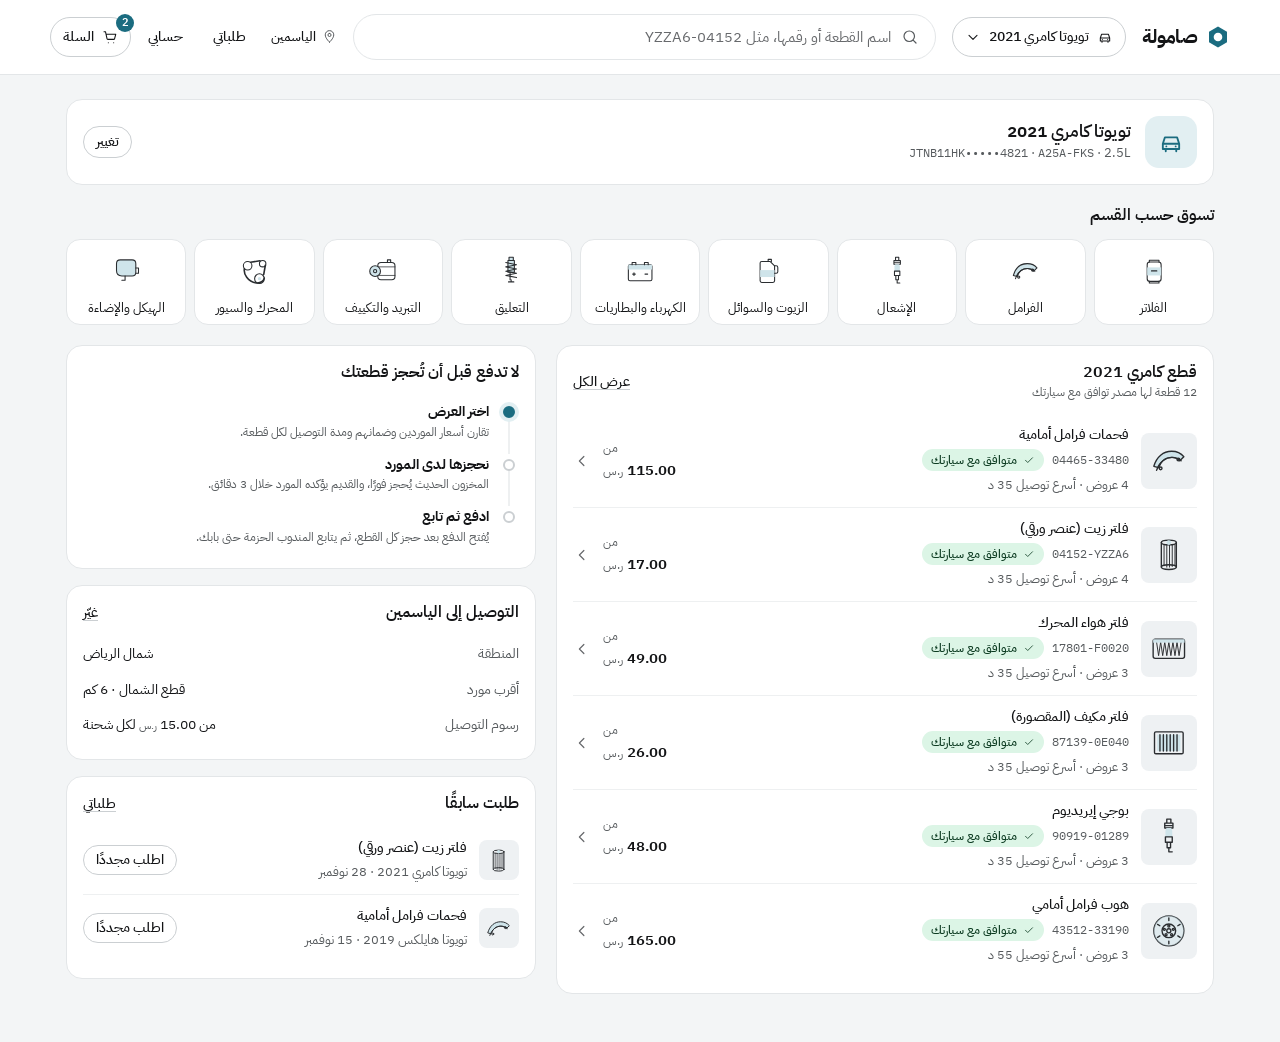
<file: customer.html>
<!doctype html>
<html lang="ar" dir="rtl">
<head>
<meta charset="utf-8">
<meta name="viewport" content="width=device-width, initial-scale=1, viewport-fit=cover">
<title>صامولة للعملاء</title>
<link rel="preconnect" href="https://fonts.googleapis.com"><link rel="preconnect" href="https://fonts.gstatic.com" crossorigin>
<link href="https://fonts.googleapis.com/css2?family=IBM+Plex+Sans+Arabic:wght@400;500;600;700&family=IBM+Plex+Mono:wght@400;500&display=swap" rel="stylesheet">
<link rel="stylesheet" href="assets/base.css">
<style>
  /* تطبيق العميل: جوال أولًا، ويتحول على الشاشة العريضة إلى متجر بعمودين.
     بطاقات ناعمة 16px وأزرار حبيّة؛ اللون البترولي على التوافق والإجراء فقط. */
  body { background: var(--ground); }
  .c-top { position: sticky; top: 0; z-index: 30; background: var(--ground); padding: calc(10px + env(safe-area-inset-top, 0px)) max(16px, env(safe-area-inset-right, 0px)) 10px max(16px, env(safe-area-inset-left, 0px)); }
  .c-top-in { max-width: 1180px; margin: 0 auto; display: flex; align-items: center; gap: 16px; }
  .c-top .addr { display: flex; align-items: center; gap: 6px; color: var(--muted); font-size: 13px; min-width: 0; background: none; border: 0; padding: 0; }
  .c-top .addr b { color: var(--text); font-weight: 500; }
  .c-top .addr svg { width: 15px; height: 15px; flex: none; }
  .c-top .spacer { flex: 1; }
  .c-top .desk { display: none; }
  .cart-btn { position: relative; }
  .badge { position: absolute; top: -4px; inset-inline-start: -4px; min-width: 18px; height: 18px; padding: 0 5px; border-radius: 999px; background: var(--accent); color: var(--accent-ink); font-size: 11px; font-weight: 600; display: grid; place-items: center; }
  .searchbar { display: flex; align-items: center; gap: 8px; height: 46px; padding: 0 16px; border-radius: 999px; background: var(--surface); border: 1px solid var(--border); flex: 1; min-width: 0; }
  .searchbar svg { width: 18px; height: 18px; color: var(--muted); flex: none; }
  .searchbar input { border: 0; outline: 0; background: transparent; flex: 1; min-width: 0; height: 100%; font-size: 15px; }
  .searchbar input::placeholder { color: var(--faint); }
  .searchbar:focus-within { border-color: var(--text); }

  .c-main { max-width: 1180px; margin: 0 auto; padding: 4px max(16px, env(safe-area-inset-right, 0px)) calc(96px + env(safe-area-inset-bottom, 0px)) max(16px, env(safe-area-inset-left, 0px)); display: grid; gap: 16px; }
  .c-main > * { min-width: 0; }
  .card { background: var(--surface); border: 1px solid var(--border); border-radius: 16px; padding: 16px; min-width: 0; }
  .card > header { display: flex; align-items: center; justify-content: space-between; gap: 12px; margin-bottom: 12px; }
  .card h2, .sec h2 { font-size: 16px; font-weight: 600; line-height: 1.35; }
  .sec { display: grid; gap: 12px; }
  .sec > header { display: flex; align-items: baseline; justify-content: space-between; gap: 12px; }
  h1.title { font-size: 22px; font-weight: 600; line-height: 1.3; letter-spacing: -0.01em; }
  .sub { color: var(--muted); }

  /* السيارة */
  .vehicle { display: flex; align-items: center; gap: 14px; }
  .vehicle .car { width: 52px; height: 52px; border-radius: 14px; background: var(--accent-soft); color: var(--accent); display: grid; place-items: center; flex: none; }
  .vehicle .car svg { width: 28px; height: 28px; }
  .vehicle .name { font-size: 17px; font-weight: 600; line-height: 1.3; }
  .vehicle .meta { color: var(--muted); font-size: 13px; line-height: 1.6; }

  /* التصنيفات */
  .cats { display: flex; gap: 8px; overflow-x: auto; scrollbar-width: none; margin-inline: -16px; padding-inline: 16px; }
  .cats::-webkit-scrollbar { display: none; }
  .cat { display: grid; justify-items: center; gap: 6px; width: 88px; flex: none; padding: 10px 6px 8px; border-radius: 14px; background: var(--surface); border: 1px solid var(--border); font-size: 12.5px; text-align: center; line-height: 1.3; }
  .cat .thumb { width: 44px; height: 44px; background: transparent; }
  @media (min-width: 600px) { .cats { flex-wrap: wrap; overflow: visible; margin: 0; padding: 0; } }
  .cat[aria-pressed="true"] { border-color: var(--text); box-shadow: 0 0 0 1px var(--text); }

  /* صفوف القطع */
  .plist { display: grid; }
  .prow { display: flex; gap: 12px; align-items: center; padding: 12px 0; min-width: 0; }
  .prow + .prow { border-top: 1px solid var(--rule); }
  .prow .info { flex: 1; min-width: 0; display: grid; gap: 4px; }
  .prow .nm { font-weight: 500; line-height: 1.35; }
  .prow .line2 { display: flex; gap: 8px; align-items: center; flex-wrap: wrap; color: var(--muted); font-size: 13px; }
  .prow .price { text-align: end; display: grid; gap: 2px; flex: none; }
  .prow .price .from { font-size: 12px; color: var(--muted); }
  .prow .price .money { font-weight: 600; font-size: 15px; }
  .prow > .ic { width: 18px; height: 18px; color: var(--faint); flex: none; }

  .chips { display: flex; gap: 8px; flex-wrap: wrap; }
  .chip { height: 34px; padding: 0 14px; border-radius: 999px; border: 1px solid var(--control); background: var(--surface); display: inline-flex; align-items: center; gap: 6px; white-space: nowrap; }
  .chip[aria-pressed="true"] { background: var(--text); color: var(--surface); border-color: transparent; }
  .chip svg { width: 15px; height: 15px; }

  /* صفحة القطعة */
  .crumbs { display: none; gap: 6px; color: var(--muted); font-size: 13px; align-items: center; flex-wrap: wrap; }
  .crumbs a:hover { color: var(--text); }
  .crumbs svg { width: 14px; height: 14px; }
  .part-head { display: grid; gap: 14px; }
  .part-head .refs { display: flex; gap: 8px; flex-wrap: wrap; align-items: center; }
  .copy { height: 28px; padding: 0 10px; border-radius: 6px; border: 1px solid var(--control); background: var(--surface); display: inline-flex; gap: 6px; align-items: center; font-size: 13px; }
  .copy svg { width: 14px; height: 14px; }
  .fit { display: grid; gap: 8px; padding: 14px; border-radius: 12px; background: var(--raised); }
  .fit .src { font-size: 13px; color: var(--muted); }
  .offers { display: grid; gap: 10px; }
  .offer { display: grid; grid-template-columns: minmax(0, 1fr) auto; gap: 10px 16px; padding: 14px 16px; border: 1px solid var(--border); border-radius: 14px; background: var(--surface); }
  .offer.best { border-color: var(--text); box-shadow: 0 0 0 1px var(--text); }
  .offer .who { display: flex; align-items: center; gap: 8px; flex-wrap: wrap; font-weight: 500; }
  .offer .facts { grid-column: 1 / -1; display: flex; gap: 6px 14px; flex-wrap: wrap; color: var(--muted); font-size: 13px; }
  .offer .facts span { display: inline-flex; align-items: center; gap: 5px; }
  .offer .facts svg { width: 14px; height: 14px; }
  .offer .facts .warn { color: var(--warning); }
  .offer .buy { display: grid; justify-items: end; gap: 6px; align-content: start; }
  .offer .buy .money { font-size: 18px; font-weight: 600; }
  .best-tag { font-size: 12px; font-weight: 600; color: var(--accent); }

  /* السلة والدفع */
  .grp { display: grid; gap: 4px; }
  .grp-head { display: flex; justify-content: space-between; gap: 12px; align-items: flex-start; }
  .grp-head .s { font-weight: 600; }
  .grp-head .m { color: var(--muted); font-size: 13px; }
  .line { display: flex; gap: 12px; align-items: center; padding: 10px 0; }
  .line + .line { border-top: 1px solid var(--rule); }
  .line .info { flex: 1; min-width: 0; display: grid; gap: 3px; }
  .stepper { display: inline-flex; align-items: center; border: 1px solid var(--control); border-radius: 999px; height: 34px; }
  .stepper button { width: 34px; height: 32px; border: 0; background: none; display: grid; place-items: center; border-radius: 999px; }
  .stepper button svg { width: 15px; height: 15px; }
  .stepper span { min-width: 22px; text-align: center; font-weight: 600; }
  .why { font-size: 12.5px; color: var(--warning); display: flex; gap: 5px; align-items: flex-start; }
  .why svg { width: 14px; height: 14px; flex: none; margin-top: 2px; }
  .addr-opt { display: flex; gap: 12px; align-items: flex-start; padding: 12px; border: 1px solid var(--border); border-radius: 12px; cursor: pointer; }
  .addr-opt input { margin: 3px 0 0; accent-color: var(--text); width: 18px; height: 18px; flex: none; }
  .addr-opt[aria-disabled="true"] { opacity: 0.6; cursor: not-allowed; }
  .addr-opt:has(input:checked) { border-color: var(--text); }
  .sum .kv { padding: 5px 0; }
  .sum .total { font-size: 17px; font-weight: 600; border-top: 1px solid var(--rule); margin-top: 6px; padding-top: 12px; }
  .pay-opts { display: grid; grid-template-columns: repeat(3, minmax(0, 1fr)); gap: 8px; }
  .pay-opt { height: 48px; border-radius: 12px; border: 1px solid var(--control); background: var(--surface); font-weight: 600; }
  .pay-opt[aria-pressed="true"] { border-color: var(--text); box-shadow: 0 0 0 1px var(--text); }
  .gstate { display: grid; gap: 8px; padding: 12px; border-radius: 12px; background: var(--raised); }
  .gstate .row1 { display: flex; justify-content: space-between; align-items: center; gap: 10px; }
  .gstate .acts { display: flex; gap: 8px; flex-wrap: wrap; }
  .demo-hint { font-size: 12.5px; color: var(--muted); display: flex; gap: 8px; align-items: center; flex-wrap: wrap; }

  /* التتبع */
  .otp { display: flex; align-items: center; justify-content: space-between; gap: 12px; padding: 14px 16px; border-radius: 14px; background: var(--text); color: var(--surface); }
  .otp .digits { font-family: var(--mono); font-size: 26px; font-weight: 500; letter-spacing: 0.3em; direction: ltr; }
  .otp .l { font-size: 13px; opacity: 0.8; }
  .steps { display: grid; gap: 0; }
  .step { display: grid; grid-template-columns: 20px minmax(0, 1fr) auto; gap: 10px; align-items: start; padding: 6px 0; position: relative; }
  .step .b { width: 12px; height: 12px; border-radius: 50%; border: 2px solid var(--control); background: var(--surface); margin: 5px 4px 0; position: relative; z-index: 1; }
  .step.done .b { background: var(--text); border-color: var(--text); }
  .step.now .b { border-color: var(--accent); background: var(--accent); box-shadow: 0 0 0 4px var(--accent-soft); }
  .step:not(:last-child)::after { content: ""; position: absolute; inset-inline-start: 9px; top: 20px; bottom: -6px; width: 2px; background: var(--rule); }
  .step.done:not(:last-child)::after { background: var(--text); }
  .step .t { font-size: 12.5px; color: var(--muted); }
  .step.todo { color: var(--muted); }
  .courier-card { display: flex; gap: 12px; align-items: center; }
  .tl { display: grid; gap: 10px; }
  .tl li { display: grid; grid-template-columns: 64px minmax(0, 1fr); gap: 10px; font-size: 13.5px; }
  .tl .when { color: var(--muted); font-variant-numeric: tabular-nums; }
  .tl .who { font-weight: 500; }

  /* شريط التنقل السفلي */
  .tabbar { position: fixed; inset: auto 0 0 0; z-index: 40; background: var(--surface); border-top: 1px solid var(--border); display: grid; grid-template-columns: repeat(5, 1fr);
    padding: 6px max(8px, env(safe-area-inset-right, 0px)) calc(6px + env(safe-area-inset-bottom, 0px)) max(8px, env(safe-area-inset-left, 0px)); }
  .tabbar a { display: grid; justify-items: center; gap: 3px; padding: 6px 0; color: var(--muted); font-size: 11.5px; position: relative; min-height: 48px; }
  .tabbar a svg { width: 22px; height: 22px; }
  .tabbar a[aria-current="page"] { color: var(--text); font-weight: 600; }
  .tabbar .badge { top: 0; inset-inline-start: calc(50% - 22px); }

  .two { display: grid; gap: 16px; }
  .order-row { display: flex; gap: 12px; align-items: center; padding: 14px 0; }
  .order-row + .order-row { border-top: 1px solid var(--rule); }
  .order-row .info { flex: 1; min-width: 0; display: grid; gap: 3px; }
  .garage-row { display: flex; gap: 12px; align-items: center; padding: 12px 0; }
  .garage-row + .garage-row { border-top: 1px solid var(--rule); }
  .garage-row .info { flex: 1; min-width: 0; }
  .vin-result { display: grid; gap: 6px; padding: 12px; border-radius: 12px; background: var(--raised); font-size: 13.5px; }

  @media (min-width: 960px) {
    .c-top { padding-top: 14px; padding-bottom: 14px; border-bottom: 1px solid var(--border); background: var(--surface); margin-bottom: 20px; }
    .c-top .desk { display: flex; }
    .mob { display: none !important; }
    .c-top .brand { font-size: 19px; }
    .tabbar { display: none; }
    .c-main { padding-bottom: 48px; gap: 20px; }
    .crumbs { display: flex; }
    .home-grid { display: grid; grid-template-columns: minmax(0, 7fr) minmax(0, 5fr); gap: 20px; align-items: start; }
    .cats { display: grid; grid-template-columns: repeat(9, minmax(0, 1fr)); margin: 0; padding: 0; overflow: visible; }
    .cat { width: auto; min-width: 0; }
    .part-page { display: grid; grid-template-columns: minmax(0, 5fr) minmax(0, 7fr); gap: 24px; align-items: start; }
    .part-page .part-side { position: sticky; top: 96px; }
    .two { grid-template-columns: minmax(0, 7fr) minmax(0, 5fr); gap: 20px; align-items: start; }
    .two .stick { position: sticky; top: 96px; }
    .search-page { display: grid; grid-template-columns: 260px minmax(0, 1fr); gap: 24px; align-items: start; }
    .search-page .filters { position: sticky; top: 96px; }
    h1.title { font-size: 24px; }
  }
  @media (max-width: 959px) { .search-page .filters .chips { flex-wrap: nowrap; overflow-x: auto; scrollbar-width: none; } }
</style>
</head>
<body>
<div id="app"></div>
<script src="assets/data.js"></script>
<script src="assets/store.js"></script>
<script src="assets/ui.js"></script>
<script>
(function () {
  const { A, fmt, V, P, S, C, D, POLICY } = Store; const U = UI; const me = D.customer;
  const root = document.getElementById('app');
  const PREF_KEY = 'samoola-customer';
  let prefs = { vehicle: 'camry-2021', address: 'a1' };
  try { prefs = { ...prefs, ...JSON.parse(localStorage.getItem(PREF_KEY) || '{}') }; } catch (e) { /* لا تخزين */ }
  const savePrefs = () => { try { localStorage.setItem(PREF_KEY, JSON.stringify(prefs)); } catch (e) { /* لا تخزين */ } };
  const ui = { q: '', onlyFit: true, tier: 'all', sort: 'best', pay: 'مدى', focusSearch: false, tlOpen: false };

  /* ---------- مساعدات ---------- */
  const veh = (id) => V[id]; const vname = (id) => { const v = V[id]; return `${v.make} ${v.model} ${v.year}`; };
  const catName = (id) => (D.categories.find((c) => c.id === id) || {}).name || '';
  const addr = () => me.addresses.find((a) => a.id === prefs.address) || me.addresses[0];
  const etaTxt = (e) => `${e.from}–${e.to} دقيقة`;
  const norm = (s) => String(s).toLowerCase().replace(/[ً-ْ]/g, '').replace(/[أإآ]/g, 'ا').replace(/ة/g, 'ه').replace(/ى/g, 'ي').replace(/\s+/g, ' ').trim();
  const normRef = (s) => String(s).toUpperCase().replace(/[^A-Z0-9]/g, '');
  const offersOf = (pid) => Store.offersFor(pid);
  const minPrice = (pid) => Math.min(...offersOf(pid).map((o) => o.price));
  const cartCount = () => Store.get().cart.reduce((a, c) => a + c.qty, 0);
  const myOrders = () => Store.get().orders.filter((o) => o.live || o.mine);
  const offerCount = (n) => fmt.count(n, ['عرض واحد', 'عرضان', 'عروض', 'عرضًا']);
  function score(o, all) {
    const minP = Math.min(...all.map((x) => x.price)); const minE = Math.min(...all.map((x) => Store.eta(x.supplier).from));
    return o.price / minP + (Store.eta(o.supplier).from / minE) * 0.5 + (Store.verifyReasons(o).length ? 0.3 : 0) + (D.brands[o.brand].tier === 'eco' ? 0.25 : 0);
  }
  function sortOffers(list) {
    const l = [...list];
    if (ui.sort === 'price') l.sort((a, b) => a.price - b.price);
    else if (ui.sort === 'fast') l.sort((a, b) => Store.eta(a.supplier).from - Store.eta(b.supplier).from || a.price - b.price);
    else if (ui.sort === 'oe') l.sort((a, b) => ['oe', 'oem', 'am', 'eco'].indexOf(D.brands[a.brand].tier) - ['oe', 'oem', 'am', 'eco'].indexOf(D.brands[b.brand].tier) || a.price - b.price);
    else l.sort((a, b) => score(a, list) - score(b, list));
    return l;
  }
  function searchParts(q, cat) {
    const nq = norm(q), rq = normRef(q);
    return D.parts.filter((p) => {
      if (cat && p.cat !== cat) return false; if (!q) return true;
      const hay = norm([p.name, p.spec, catName(p.cat), ...p.fits.map((f) => `${V[f.v].make} ${V[f.v].model}`)].join(' '));
      return nq.split(' ').every((w) => hay.includes(w)) || (rq.length >= 4 && p.oem.some((o) => normRef(o).includes(rq)));
    });
  }
  const fitOrder = { confirmed: 0, likely: 1, unknown: 2 };

  /* ---------- التوجيه بروابط مرجعية بسيطة ---------- */
  function route() {
    const h = decodeURIComponent(location.hash.slice(1));
    if (h.startsWith('part-')) return { view: 'part', id: h.slice(5) };
    if (h.startsWith('order-')) return { view: 'order', id: h.slice(6) };
    if (h.startsWith('cat-')) return { view: 'search', cat: h.slice(4) };
    return { view: ['home', 'search', 'cart', 'orders', 'account'].includes(h) ? h : 'home' };
  }
  const go = (h) => { if (location.hash === '#' + h) render(); else location.hash = h; };

  /* ---------- الهيكل ---------- */
  function header(r) {
    const n = cartCount(); const a = addr();
    return `<header class="c-top"><div class="c-top-in">
      <a class="brand" href="#home" aria-label="صامولة، الرئيسية">${U.mark()}<span>صامولة</span></a>
      <button class="addr mob" type="button" data-act="address" style="margin-inline-start:auto">${U.icon('pin')}<span>التوصيل إلى <b>${a.district}</b></span>${U.icon('down')}</button>
      <button class="btn round desk" type="button" data-act="vehicle" style="height:40px">${U.icon('car')}${vname(prefs.vehicle)}${U.icon('down')}</button>
      <form class="searchbar desk" role="search" data-form="search">${U.icon('search')}<label class="sr" for="q-top">ابحث عن قطعة</label><input id="q-top" name="q" autocomplete="off" placeholder="اسم القطعة أو رقمها، مثل 04152-YZZA6" value="${U.esc(ui.q)}"></form>
      <nav class="desk" style="gap:4px;align-items:center">
        <button class="addr" type="button" data-act="address" style="margin-inline-end:8px">${U.icon('pin')}<span><b>${a.district}</b></span></button>
        <a class="btn ghost" href="#orders" ${r.view === 'orders' ? 'aria-current="page"' : ''}>طلباتي</a>
        <a class="btn ghost" href="#account">حسابي</a>
        <a class="btn round cart-btn" href="#cart" style="height:40px" aria-label="السلة، ${n} قطعة">${U.icon('cart')}السلة${n ? `<span class="badge">${n}</span>` : ''}</a>
      </nav>
    </div></header>`;
  }
  function tabbar(r) {
    const n = cartCount(); const tab = (h, ic, t, extra = '') => `<a href="#${h}" ${r.view === h || (h === 'orders' && r.view === 'order') || (h === 'search' && r.view === 'part') ? 'aria-current="page"' : ''}>${U.icon(ic)}${t}${extra}</a>`;
    return `<nav class="tabbar" aria-label="التنقل الرئيسي">${tab('home', 'home', 'الرئيسية')}${tab('search', 'search', 'البحث')}${tab('cart', 'cart', 'السلة', n ? `<span class="badge">${n}</span>` : '')}${tab('orders', 'box', 'طلباتي')}${tab('account', 'user', 'حسابي')}</nav>`;
  }

  /* ---------- الرئيسية ---------- */
  function vehicleCard() {
    const v = veh(prefs.vehicle); const g = me.vehicles.find((x) => x.vehicle === v.id);
    return `<section class="card" aria-labelledby="vh"><div class="vehicle">
      <span class="car" aria-hidden="true">${U.icon('car')}</span>
      <div style="flex:1;min-width:0"><h2 id="vh" class="name">${vname(v.id)}</h2>
        <div class="meta">${[v.engine, v.engineCode ? fmt.ltr(v.engineCode) : 'المحرك غير محدد', g ? fmt.ltr(g.vinMasked) : ''].filter(Boolean).join(' · ')}</div></div>
      <button class="btn round" type="button" data-act="vehicle">تغيير</button></div>
      ${v.engineCode ? '' : `<p class="notice warn" style="margin-top:12px">${U.icon('alert')}<span>بدون رمز المحرك يبقى توافق بعض القطع «محتملًا». أضف رقم الهيكل من حسابك.</span></p>`}
    </section>`;
  }
  function activeOrderCard() {
    const o = myOrders().find((x) => x.live && !['DELIVERED', 'CANCELLED'].includes(Store.orderStatus(x))); if (!o) return '';
    const st = Store.orderStatus(o); const tone = Store.tone(st);
    const verifying = o.groups.find((g) => g.state === 'VERIFYING'); const held = o.groups.filter((g) => g.state === 'HELD');
    let line = '';
    if (st === 'VERIFYING' && verifying) line = `بانتظار تأكيد ${S[verifying.supplier].name} · ${U.countdown(verifying.verify.deadline)}`;
    else if (st === 'READY_TO_PAY') line = `كل القطع محجوزة لك · ادفع قبل ${U.countdown(Math.min(...held.map((g) => g.hold.until)))}`;
    else if (st === 'ACTION_REQUIRED') line = 'قطعة لم تُحجز وتحتاج قرارك';
    else line = o.groups.map((g) => `${S[g.supplier].name}: ${Store.GROUP_LABEL[g.state]}`).join(' · ');
    return `<a class="card" href="#order-${o.id}" style="display:flex;gap:14px;align-items:center">
      <span class="thumb sm" style="background:var(--accent-soft);color:var(--accent)">${U.icon('box')}</span>
      <div style="flex:1;min-width:0;display:grid;gap:3px"><div style="display:flex;gap:8px;align-items:center;flex-wrap:wrap"><b>طلبك ${fmt.ltr(o.id)}</b>${U.pill(Store.ORDER_LABEL[st], tone)}</div><div class="sub small">${line}</div></div>
      ${U.icon('fwd')}</a>`;
  }
  function partRow(p) {
    const offers = offersOf(p.id); const f = Store.fitment(p.id, prefs.vehicle);
    const fastest = Math.min(...offers.map((o) => Store.eta(o.supplier).from));
    return `<a class="prow" href="#part-${p.id}">${U.thumb(p.thumb)}
      <div class="info"><div class="nm">${p.name}</div>
        <div class="line2">${p.oem[0] ? fmt.ltr(p.oem[0]) : `<span>${p.spec}</span>`}${U.fitPill(f.status)}</div>
        <div class="line2">${offerCount(offers.length)} · أسرع توصيل ${fastest} د</div></div>
      <div class="price"><span class="from">من</span>${fmt.money(minPrice(p.id))}</div>${U.icon('fwd')}</a>`;
  }
  function home() {
    const v = veh(prefs.vehicle);
    const forCar = D.parts.filter((p) => Store.fitment(p.id, v.id).status !== 'unknown').sort((a, b) => fitOrder[Store.fitment(a.id, v.id).status] - fitOrder[Store.fitment(b.id, v.id).status]);
    return `<h1 class="sr">صامولة: قطع غيار سيارتك من موردي الرياض</h1>
      <form class="searchbar mob" role="search" data-form="search">${U.icon('search')}<label class="sr" for="q-home">ابحث عن قطعة</label><input id="q-home" name="q" autocomplete="off" placeholder="اسم القطعة أو رقمها OEM" data-goto-search></form>
      ${activeOrderCard()}
      ${vehicleCard()}
      <section class="sec" aria-labelledby="cats-h"><header><h2 id="cats-h">تسوق حسب القسم</h2></header>
        <div class="cats">${D.categories.map((c) => `<a class="cat" href="#cat-${c.id}">${U.thumb(c.thumb)}<span>${c.name}</span></a>`).join('')}</div></section>
      <div class="home-grid"><div style="display:grid;gap:16px;min-width:0">
        <section class="card" aria-labelledby="fit-h"><header><div><h2 id="fit-h">قطع ${v.model} ${v.year}</h2><p class="sub small">${fmt.count(forCar.length, ['قطعة واحدة', 'قطعتان', 'قطع', 'قطعة'])} لها مصدر توافق مع سيارتك</p></div><a class="link" href="#search">عرض الكل</a></header>
          <div class="plist">${forCar.slice(0, 6).map(partRow).join('') || '<p class="empty">لا توجد قطع موثقة لهذه السيارة في العرض بعد.</p>'}</div></section>
      </div>
      <aside style="display:grid;gap:16px;min-width:0">
        <section class="card" aria-labelledby="how-h"><header><h2 id="how-h">لا تدفع قبل أن تُحجز قطعتك</h2></header>
          <ol class="steps" style="padding:0;list-style:none">
            ${[['اختر العرض', 'تقارن أسعار الموردين وضمانهم ومدة التوصيل لكل قطعة.'], ['نحجزها لدى المورد', 'المخزون الحديث يُحجز فورًا، والقديم يؤكده المورد خلال 3 دقائق.'], ['ادفع ثم تابع', 'يُفتح الدفع بعد حجز كل القطع، ثم يتابع المندوب الحزمة حتى بابك.']]
              .map(([t, d], i) => `<li class="step ${i === 0 ? 'now' : ''}"><span class="b"></span><div><b>${t}</b><div class="sub small">${d}</div></div><span></span></li>`).join('')}
          </ol></section>
        <section class="card" aria-labelledby="zone-h"><header><h2 id="zone-h">التوصيل إلى ${addr().district}</h2><button class="link" type="button" data-act="address">غيّر</button></header>
          <dl><div class="kv"><dt>المنطقة</dt><dd>${addr().zone}</dd></div><div class="kv"><dt>أقرب مورد</dt><dd>${S.S3.name} · ${S.S3.km} كم</dd></div><div class="kv"><dt>رسوم التوصيل</dt><dd>من ${fmt.money(POLICY.feeBase)} لكل شحنة</dd></div></dl></section>
        <section class="card" aria-labelledby="rec-h"><header><h2 id="rec-h">طلبت سابقًا</h2><a class="link" href="#orders">طلباتي</a></header>
          <div class="plist">${myOrders().filter((o) => o.mine).slice(0, 2).map((o) => { const l = o.groups[0].lines[0]; return `<a class="prow" href="#part-${l.part}">${U.thumb(l.thumb, 'sm')}<div class="info"><div class="nm">${l.name}</div><div class="line2">${vname(o.vehicle)} · ${fmt.date(o.createdAt)}</div></div><span class="btn round" style="height:30px">اطلب مجددًا</span></a>`; }).join('')}</div></section>
      </aside></div>`;
  }

  /* ---------- البحث ---------- */
  function searchView(r) {
    const cat = r.cat || null; const v = veh(prefs.vehicle);
    let list = searchParts(ui.q, cat);
    if (ui.onlyFit) list = list.filter((p) => Store.fitment(p.id, v.id).status !== 'unknown');
    if (ui.tier !== 'all') list = list.filter((p) => offersOf(p.id).some((o) => D.brands[o.brand].tier === ui.tier));
    list.sort((a, b) => fitOrder[Store.fitment(a.id, v.id).status] - fitOrder[Store.fitment(b.id, v.id).status] || minPrice(a.id) - minPrice(b.id));
    const byRef = normRef(ui.q).length >= 4 && list.some((p) => p.oem.some((o) => normRef(o).includes(normRef(ui.q))));
    const title = cat ? catName(cat) : ui.q ? `نتائج «${U.esc(ui.q)}»` : `كل قطع ${v.model} ${v.year}`;
    return `<form class="searchbar mob" role="search" data-form="search">${U.icon('search')}<label class="sr" for="q-s">ابحث عن قطعة</label><input id="q-s" name="q" autocomplete="off" placeholder="اسم القطعة أو رقمها OEM" value="${U.esc(ui.q)}"></form>
      <div class="search-page">
        <div class="filters sec" style="gap:14px">
          <div class="chips" role="group" aria-label="التصفية">
            <button class="chip" type="button" data-act="onlyfit" aria-pressed="${ui.onlyFit}">${U.icon('car')}يناسب ${v.model}</button>
            ${[['all', 'كل الفئات'], ['oe', 'أصلي'], ['oem', 'OEM'], ['am', 'بديل']].map(([k, n]) => `<button class="chip" type="button" data-tier="${k}" aria-pressed="${ui.tier === k}">${n}</button>`).join('')}
          </div>
          <div class="chips" role="group" aria-label="الأقسام">${D.categories.map((c) => `<a class="chip" href="#${cat === c.id ? 'search' : 'cat-' + c.id}" aria-pressed="${cat === c.id}">${c.name}</a>`).join('')}</div>
        </div>
        <section class="card" aria-labelledby="res-h"><header><div><h1 id="res-h" class="title" style="font-size:18px">${title}</h1>
          <p class="sub small">${fmt.count(list.length, ['قطعة واحدة', 'قطعتان', 'قطع', 'قطعة'])}${byRef ? ' · بحث برقم القطعة دون اعتبار للشرطات والمسافات' : ''}</p></div></header>
          <div class="plist" id="results">${list.map(partRow).join('') || `<div class="empty"><b>لا توجد نتيجة${ui.q ? ` لـ «${U.esc(ui.q)}»` : ''}</b><span>جرّب الرقم المطبوع على القطعة القديمة، أو ألغِ تصفية «يناسب ${v.model}».</span></div>`}</div></section>
      </div>`;
  }

  /* ---------- القطعة ---------- */
  function partView(id) {
    const p = P[id]; if (!p) return `<div class="empty">القطعة غير موجودة.</div>`;
    const v = veh(prefs.vehicle); const f = Store.fitment(p.id, v.id); const offers = offersOf(p.id); const sorted = sortOffers(offers);
    const bestId = offers.length ? [...offers].sort((a, b) => score(a, offers) - score(b, offers))[0].id : null;
    const cart = Store.get().cart; const others = p.fits.filter((x) => x.v !== v.id);
    return `<nav class="crumbs" aria-label="المسار"><a href="#home">الرئيسية</a>${U.icon('fwd')}<a href="#cat-${p.cat}">${catName(p.cat)}</a>${U.icon('fwd')}<span>${p.name}</span></nav>
    <div class="part-page">
      <div class="part-side" style="display:grid;gap:16px;min-width:0">
        <section class="card part-head">
          ${U.thumb(p.thumb, 'lg')}
          <div><h1 class="title">${p.name}</h1><p class="sub">${p.spec} · ${catName(p.cat)}</p></div>
          ${p.oem.length ? `<div class="refs"><span class="sub small">رقم القطعة الأصلي</span>${p.oem.map((o) => `<b>${fmt.ltr(o)}</b><button class="copy" type="button" data-copy="${o}">${U.icon('file')}نسخ</button>`).join('')}</div>` : ''}
          <div class="fit" aria-live="polite">
            <div style="display:flex;gap:8px;align-items:center;flex-wrap:wrap">${U.fitPill(f.status)}<span>مع ${vname(v.id)}</span></div>
            <div class="src">${f.src}${f.status === 'confirmed' ? ' · المصدر: كتالوج مرجعي تجريبي' : ''}</div>
            ${f.status === 'likely' && p.oem[0] ? `<div class="src">قبل الشراء طابق الرقم المطبوع على قطعتك القديمة مع ${fmt.ltr(p.oem[0])}.</div>` : ''}
            ${f.status === 'unknown' ? '<div class="src">لا نحكم بالتوافق دون مصدر. يمكنك الشراء على مسؤوليتك أو اختيار سيارة أخرى.</div>' : ''}
            ${others.length ? `<div class="src">يناسب أيضًا: ${others.map((x) => `${V[x.v].model} ${V[x.v].year}${x.s === 'likely' ? ' (محتمل)' : ''}`).join('، ')}</div>` : ''}
          </div>
        </section>
      </div>
      <section class="sec" aria-labelledby="off-h">
        <header style="flex-wrap:wrap"><h2 id="off-h">${offerCount(offers.length)} من موردي الرياض</h2>
          <div class="seg" role="group" aria-label="ترتيب العروض">${[['best', 'الأنسب'], ['price', 'الأرخص'], ['fast', 'الأسرع'], ['oe', 'الأصلي أولًا']].map(([k, n]) => `<button type="button" data-sort="${k}" aria-pressed="${ui.sort === k}">${n}</button>`).join('')}</div></header>
        <div class="offers">${sorted.map((o) => offerCard(o, o.id === bestId, cart.some((c) => c.offer === o.id))).join('')}</div>
        <p class="sub small">الأسعار شاملة ضريبة القيمة المضافة. يُثبَّت السعر عند إنشاء الاقتباس ولا يتغير بعده دون موافقتك.</p>
      </section>
    </div>`;
  }
  function offerCard(o, best, inCart) {
    const s = S[o.supplier]; const b = D.brands[o.brand]; const e = Store.eta(o.supplier); const why = Store.verifyReasons(o);
    return `<article class="offer ${best ? 'best' : ''}">
      <div style="display:grid;gap:6px;min-width:0">
        ${best ? '<span class="best-tag">الأنسب لك: سعر ومدة ومخزون حديث</span>' : ''}
        <div class="who">${U.tierPill(o.brand)}<span>${b.name}</span></div>
        <div class="sub small">${s.name} · ${s.district} · ${s.km} كم</div>
      </div>
      <div class="buy">${fmt.money(o.price)}
        ${inCart ? `<a class="btn round" href="#cart">${U.icon('check')}في السلة</a>` : `<button class="btn round primary" type="button" data-add="${o.id}">أضف للسلة</button>`}</div>
      <div class="facts">
        <span>${U.icon('truck')}${etaTxt(e)}</span>
        <span>${U.icon('shield')}${o.warranty ? `ضمان ${fmt.count(o.warranty, ['شهر', 'شهران', 'أشهر', 'شهرًا'])}` : 'بلا ضمان'}</span>
        ${why.length ? `<span class="warn">${U.icon('clock')}يؤكده المورد قبل الدفع: ${why.join('، ')}</span>` : `<span>${U.icon('check')}مخزون محدث ${fmt.ago(o.ageMin)} · يُحجز فورًا</span>`}
      </div></article>`;
  }

  /* ---------- السلة ---------- */
  function cartView() {
    const st = Store.get(); const lines = st.cart.map((c) => ({ ...c, o: Store.effectiveOffer(c.offer) }));
    if (!lines.length) return `<h1 class="title">السلة</h1><div class="card"><div class="empty"><b>سلتك فارغة</b><span>ابدأ من قطع سيارتك أو ابحث برقم القطعة.</span><a class="btn round primary" href="#home" style="margin-top:6px">تسوق قطع ${veh(prefs.vehicle).model}</a></div></div>`;
    const groups = {}; lines.forEach((l) => (groups[l.o.supplier] = groups[l.o.supplier] || []).push(l));
    const items = lines.reduce((a, l) => a + l.o.price * l.qty, 0); const delivery = Object.keys(groups).reduce((a, sid) => a + Store.fee(sid), 0); const total = items + delivery;
    const a = addr(); const verifyCount = lines.filter((l) => Store.verifyReasons(l.o).length || l.o.qty < l.qty).length;
    return `<div><h1 class="title">السلة</h1><p class="sub">${fmt.count(Object.keys(groups).length, ['شحنة واحدة', 'شحنتان', 'شحنات', 'شحنة'])} من ${fmt.count(Object.keys(groups).length, ['مورد واحد', 'موردين', 'موردين', 'موردًا'])}، لكل شحنة موعدها ورسومها</p></div>
    <div class="two"><div style="display:grid;gap:16px;min-width:0">
      ${Object.entries(groups).map(([sid, ls]) => { const s = S[sid]; const e = Store.eta(sid); return `<section class="card grp" aria-label="شحنة ${s.name}">
        <div class="grp-head"><div><div class="s">${s.name}</div><div class="m">${s.branch} · يصل خلال ${etaTxt(e)}</div></div><div class="m" style="text-align:end">التوصيل<br>${fmt.money(Store.fee(sid))}</div></div>
        ${ls.map((l) => { const p = P[l.o.part]; const why = Store.verifyReasons(l.o); if (l.o.qty < l.qty) why.push('الكمية المطلوبة أكبر من المعلن'); return `<div class="line">${U.thumb(p.thumb, 'sm')}
          <div class="info"><div style="font-weight:500">${p.name}</div><div class="sub small" style="display:flex;gap:6px;align-items:center;flex-wrap:wrap">${U.tierPill(l.o.brand)}${D.brands[l.o.brand].name}${p.oem[0] ? ` · ${fmt.ltr(p.oem[0])}` : ''}</div>
            ${why.length ? `<div class="why">${U.icon('clock')}<span>سيؤكدها المورد خلال 3 دقائق: ${why.join('، ')}</span></div>` : ''}</div>
          <div style="display:grid;justify-items:end;gap:6px">${fmt.money(l.o.price * l.qty)}
            <div class="stepper" role="group" aria-label="الكمية"><button type="button" data-qty="${l.offer}" data-d="1" aria-label="زيادة">${U.icon('plus')}</button><span>${l.qty}</span><button type="button" data-qty="${l.offer}" data-d="-1" aria-label="${l.qty === 1 ? 'حذف' : 'إنقاص'}">${U.icon(l.qty === 1 ? 'trash' : 'minus')}</button></div></div></div>`; }).join('')}
      </section>`; }).join('')}
      <section class="card" aria-labelledby="addr-h"><header><h2 id="addr-h">عنوان التوصيل</h2></header><div style="display:grid;gap:8px">
        ${me.addresses.map((x) => `<label class="addr-opt" ${x.inZone ? '' : 'aria-disabled="true"'}><input type="radio" name="addr" value="${x.id}" ${x.id === a.id ? 'checked' : ''} ${x.inZone ? '' : 'disabled'}>
          <span style="display:grid;gap:2px"><b>${x.label} · ${x.district}</b><span class="sub small">${x.street} · العنوان الوطني ${fmt.ltr(x.nationalAddress)}</span>${x.inZone ? '' : '<span class="small" style="color:var(--negative)">خارج منطقة الخدمة حاليًا</span>'}</span></label>`).join('')}
      </div></section>
    </div>
    <aside class="stick" style="display:grid;gap:16px;min-width:0"><section class="card sum" aria-labelledby="sum-h"><header><h2 id="sum-h">الملخص</h2></header>
      <dl><div class="kv"><dt>قيمة القطع</dt><dd>${fmt.money(items)}</dd></div><div class="kv"><dt>التوصيل (${Object.keys(groups).length})</dt><dd>${fmt.money(delivery)}</dd></div>
      <div class="kv total"><dt>الإجمالي</dt><dd>${fmt.money(total)}</dd></div><div class="kv small"><dt>منها ضريبة القيمة المضافة 15%</dt><dd>${fmt.money(Store.vatOf(total))}</dd></div></dl>
      <button class="btn round primary lg block" type="button" data-act="quote" style="margin-top:14px">${verifyCount ? 'احجز القطع وتحقق من التوفر' : 'احجز القطع'}</button>
      <p class="sub small" style="margin-top:10px">لن نخصم شيئًا الآن. ${verifyCount ? `${fmt.count(verifyCount, ['قطعة واحدة تحتاج', 'قطعتان تحتاجان', 'قطع تحتاج', 'قطعة تحتاج'])} تأكيد المورد، والباقي يُحجز فورًا.` : 'كل القطع تُحجز فورًا.'} يُفتح الدفع بعد حجز الجميع.</p>
    </section></aside></div>`;
  }

  /* ---------- الاقتباس والتتبع ---------- */
  function orderView(id) {
    const o = Store.findOrder(id); if (!o) return `<div class="card"><div class="empty">لم نجد هذا الطلب. ربما أُعيد ضبط العرض.<a class="link" href="#orders">طلباتي</a></div></div>`;
    return o.payment.state === 'CAPTURED' ? trackView(o) : quoteView(o);
  }
  function quoteView(o) {
    const st = Store.orderStatus(o); const t = Store.orderTotals(o); const held = o.groups.filter((g) => g.state === 'HELD').length;
    const ready = st === 'READY_TO_PAY'; const a = me.addresses.find((x) => x.id === o.addressId) || addr();
    const head = { VERIFYING: `حُجز ${held} من ${o.groups.length}. ننتظر تأكيد ${o.groups.filter((g) => g.state === 'VERIFYING').map((g) => S[g.supplier].name).join(' و')}.`,
      READY_TO_PAY: ready ? `كل القطع محجوزة لك حتى ${fmt.time(Math.min(...o.groups.map((g) => g.hold.until)))}. لم يُخصم شيء بعد.` : '', ACTION_REQUIRED: 'قطعة لم تُحجز. قرر قبل أن تدفع: لا نكمل جزءًا من السلة دون موافقتك.',
      PAYMENT_PROCESSING: 'أرسلنا طلب الدفع. ننتظر إشعار البوابة الموقّع؛ صفحة العودة وحدها لا تثبت الدفع.', PAYMENT_REVIEW: o.payment.note || 'الدفع قيد المراجعة.', CANCELLED: 'أُلغي هذا الاقتباس ولم يُخصم شيء.' }[st];
    return `<div><h1 class="title">الاقتباس ${fmt.ltr(o.id)}</h1><p class="sub">${head}</p></div>
    <div class="two"><div style="display:grid;gap:16px;min-width:0">
      ${o.groups.map((g) => groupBlock(o, g)).join('')}
    </div>
    <aside class="stick" style="display:grid;gap:16px;min-width:0">
      <section class="card sum" aria-labelledby="pay-h"><header><h2 id="pay-h">الدفع</h2>${U.pill(Store.ORDER_LABEL[st], Store.tone(st))}</header>
        <dl><div class="kv"><dt>قيمة القطع</dt><dd>${fmt.money(t.items)}</dd></div><div class="kv"><dt>التوصيل إلى ${a.district}</dt><dd>${fmt.money(t.delivery)}</dd></div>
        <div class="kv total"><dt>الإجمالي</dt><dd>${fmt.money(t.total)}</dd></div><div class="kv small"><dt>منها ضريبة القيمة المضافة</dt><dd>${fmt.money(t.vat)}</dd></div></dl>
        ${st === 'CANCELLED' ? '' : `<div class="pay-opts" role="group" aria-label="طريقة الدفع" style="margin-top:14px">${['مدى', 'Apple Pay', 'STC Pay'].map((m) => `<button class="pay-opt" type="button" data-pay="${m}" aria-pressed="${ui.pay === m}" ${o.payment.state !== 'NONE' ? 'disabled' : ''}>${m}</button>`).join('')}</div>
        <button class="btn round primary lg block" type="button" data-act="pay" data-id="${o.id}" style="margin-top:12px" ${ready && o.payment.state === 'NONE' ? '' : 'disabled'}>${o.payment.state === 'PROCESSING' ? 'بانتظار تأكيد البوابة' : `ادفع ${fmt.sar(t.total)} ر.س`}</button>
        <p class="sub small" style="margin-top:10px">${ready ? 'دفع محاكى: لا تُطلب بيانات بطاقة ولا يُخصم مبلغ حقيقي.' : `يُفتح الدفع عند حجز كل القطع (${held} من ${o.groups.length} محجوزة).`}</p>
        ${o.payment.state === 'NONE' ? `<button class="link" type="button" data-act="cancel" data-id="${o.id}" style="margin-top:10px">ألغِ الاقتباس وأطلق الحجوزات</button>` : ''}`}
      </section>
      ${demoBox(o)}
    </aside></div>`;
  }
  function groupBlock(o, g) {
    const s = S[g.supplier]; const sum = Store.groupTotal(g);
    let state = '';
    if (g.state === 'VERIFYING') state = `<div class="gstate"><div class="row1"><b>بانتظار تأكيد ${s.name}</b><span>تنتهي المهلة خلال ${U.countdown(g.verify.deadline)}</span></div>${U.ttl(g.verify.deadline, POLICY.verifySec)}
      <div class="sub small">السبب: ${g.verify.reasons.join('، ')}. يتأكد المورد من الرف ويعزل القطعة لك.</div></div>`;
    else if (g.state === 'HELD') state = `<div class="gstate"><div class="row1"><span style="display:flex;gap:8px;align-items:center">${U.pill('محجوز لك', 'pos', 'check')}<span class="sub small">مرجع ${fmt.ltr(g.hold.ref)}</span></span><span>ينتهي خلال ${U.countdown(g.hold.until)}</span></div>${U.ttl(g.hold.until, POLICY.holdSec)}</div>`;
    else if (g.state === 'REJECTED') state = `<div class="gstate"><div class="row1">${U.pill('رفض المورد', 'neg', 'x')}</div><div class="small">${g.verify.reason || 'غير متوفر'}</div>
      <div class="acts"><button class="btn round primary" type="button" data-drop="${g.id}" data-o="${o.id}">أكمل بدونها (اقتباس جديد)</button><a class="btn round" href="#part-${g.lines[0].part}">اختر عرضًا آخر</a></div></div>`;
    else if (g.state === 'EXPIRED' || g.state === 'HOLD_EXPIRED') state = `<div class="gstate"><div class="row1">${U.pill(Store.GROUP_LABEL[g.state], 'neg', 'clock')}</div><div class="small">${g.state === 'EXPIRED' ? 'لم يرد المورد خلال 3 دقائق، فلم نحجز ولم نخصم شيئًا.' : 'انتهت مدة الحجز قبل الدفع وأعدنا الكمية للمورد.'}</div>
      <div class="acts"><button class="btn round primary" type="button" data-retry="${g.id}" data-o="${o.id}">أعد التحقق</button>${o.groups.length > 1 ? `<button class="btn round" type="button" data-drop="${g.id}" data-o="${o.id}">أكمل بدونها</button>` : ''}</div></div>`;
    return `<section class="card grp" aria-label="شحنة ${s.name}"><div class="grp-head"><div><div class="s">${s.name}</div><div class="m">${s.branch} · ${etaTxt(g.eta)}</div></div><div class="m" style="text-align:end">${fmt.money(sum + g.fee)}</div></div>
      ${g.lines.map((l) => `<div class="line">${U.thumb(l.thumb, 'sm')}<div class="info"><div style="font-weight:500">${l.name}${l.qty > 1 ? ` × ${l.qty}` : ''}</div><div class="sub small" style="display:flex;gap:6px;align-items:center;flex-wrap:wrap">${U.tierPill(l.brand)}${D.brands[l.brand].name}${l.oem ? ` · ${fmt.ltr(l.oem)}` : ''}</div></div>${fmt.money(l.price * l.qty)}</div>`).join('')}
      ${state}</section>`;
  }
  function demoBox(o) {
    const waiting = o.groups.find((g) => g.state === 'VERIFYING' && g.supplier === D.meta.demoSupplier);
    if (!waiting) return '';
    return `<section class="card" aria-labelledby="demo-h" style="background:var(--raised);border-style:dashed"><header><h2 id="demo-h">جرّب دور المورد</h2></header>
      <p class="small">طلب التحقق وصل الآن إلى «${S[waiting.supplier].name}». افتح واجهة المورد في تبويب آخر وأكّد التوفر، وستتحدث هذه الصفحة وحدها.</p>
      <div class="acts" style="display:flex;gap:8px;flex-wrap:wrap;margin-top:12px"><a class="btn round primary" href="vendor.html" target="_blank" rel="noopener">${U.icon('store')}افتح واجهة المورد</a><button class="btn round" type="button" data-act="sim-accept" data-g="${waiting.id}">محاكاة تأكيد المورد</button></div></section>`;
  }
  function trackView(o) {
    const st = Store.orderStatus(o); const a = me.addresses.find((x) => x.id === o.addressId) || me.addresses[0]; const t = Store.orderTotals(o);
    const focus = o.groups.find((g) => ['IN_TRANSIT', 'AT_DROPOFF'].includes(g.state)) || o.groups.find((g) => ['ASSIGNED', 'AT_PICKUP'].includes(g.state)) || o.groups.find((g) => g.state !== 'DELIVERED') || o.groups[0];
    const mapOpts = { from: S[focus.supplier].pos, to: a.pos, label: `مسار الشحنة من ${S[focus.supplier].branch} إلى ${a.district}` };
    if (focus.state === 'IN_TRANSIT') mapOpts.transit = { at: focus.job.transitAt, dur: POLICY.transitSec }; else if (focus.state === 'AT_DROPOFF' || focus.state === 'DELIVERED') mapOpts.progress = 1; else if (['ASSIGNED', 'AT_PICKUP'].includes(focus.state)) mapOpts.progress = 0;
    const otp = o.groups.find((g) => g.job && g.job.otp && g.state !== 'DELIVERED');
    const finding = st === 'DELIVERED' ? `سُلّمت ${fmt.count(o.groups.length, ['الشحنة', 'الشحنتان', 'الشحنات', 'شحنة'])} إلى ${a.district}.` : o.groups.map((g) => `${S[g.supplier].name}: ${Store.GROUP_LABEL[g.state]}`).join(' · ');
    return `<div><h1 class="title">طلبك ${fmt.ltr(o.id)}</h1><p class="sub">${finding}</p></div>
    <div class="two"><div style="display:grid;gap:16px;min-width:0">
      <section class="card" aria-label="الخريطة" style="padding:8px">${U.map(mapOpts)}</section>
      ${o.exception ? `<p class="notice warn">${U.icon('alert')}<span>${o.exception.kind}. سجّله ${o.exception.by} الساعة ${fmt.time(o.exception.at)}. سيتواصل معك فريق الدعم.</span></p>` : ''}
      ${otp && st !== 'DELIVERED' ? `<div class="otp"><div><div class="l">رمز التسليم</div><div class="small">أعطه للمندوب عند استلام الحزمة فقط</div></div><div class="digits">${otp.job.otp}</div></div>` : ''}
      ${o.groups.map((g) => shipment(o, g)).join('')}
    </div>
    <aside class="stick" style="display:grid;gap:16px;min-width:0">
      <section class="card sum" aria-labelledby="ps-h"><header><h2 id="ps-h">الفاتورة</h2>${U.pill(Store.ORDER_LABEL[st], Store.tone(st))}</header>
        <dl><div class="kv"><dt>قيمة القطع</dt><dd>${fmt.money(t.items)}</dd></div><div class="kv"><dt>التوصيل</dt><dd>${fmt.money(t.delivery)}</dd></div><div class="kv total"><dt>المدفوع عبر ${o.payment.method}</dt><dd>${fmt.money(t.total)}</dd></div><div class="kv small"><dt>منها ضريبة القيمة المضافة</dt><dd>${fmt.money(t.vat)}</dd></div></dl></section>
      <section class="card" aria-labelledby="tl-h"><header><h2 id="tl-h">سجل الطلب</h2></header>
        <ol class="tl" style="padding:0;list-style:none">${[...o.timeline].reverse().slice(0, ui.tlOpen ? 99 : 6).map((e) => `<li><span class="when">${fmt.time(e.at)}</span><span><span class="who">${e.actor}</span> ${e.text}</span></li>`).join('')}</ol>
        ${o.timeline.length > 6 ? `<button class="link" type="button" data-act="tl" style="margin-top:10px">${ui.tlOpen ? 'أخفِ' : `كل الأحداث (${o.timeline.length})`}</button>` : ''}</section>
      ${o.live && st !== 'DELIVERED' ? `<section class="card" style="background:var(--raised);border-style:dashed"><header><h2>العرض في تبويبات</h2></header><p class="small">تابع المورد يجهز الحزمة والمندوب يستلمها، كلٌ من واجهته.</p><div style="display:flex;gap:8px;flex-wrap:wrap;margin-top:12px"><a class="btn round" href="vendor.html" target="_blank" rel="noopener">${U.icon('store')}المورد</a><a class="btn round" href="courier.html" target="_blank" rel="noopener">${U.icon('truck')}المندوب</a></div></section>` : ''}
    </aside></div>`;
  }
  function shipment(o, g) {
    const s = S[g.supplier]; const idx = { PAID: 1, PREPARING: 1, READY: 3, ASSIGNED: 3, AT_PICKUP: 3, IN_TRANSIT: 3, AT_DROPOFF: 3, DELIVERED: 4 }[g.state] ?? 0;
    const NOW = { PAID: 'بانتظار بدء التجهيز', READY: 'بانتظار مندوب يستلمها', ASSIGNED: Store.GROUP_LABEL.ASSIGNED, AT_PICKUP: Store.GROUP_LABEL.AT_PICKUP, AT_DROPOFF: Store.GROUP_LABEL.AT_DROPOFF };
    const steps = [['تم الدفع', o.payment.at], ['قيد التجهيز لدى المورد', null], ['جاهز وصورة التغليف مرفوعة', g.pkg && g.pkg.proofAt], ['مع المندوب', g.job && g.job.pickupAt], ['تم التسليم', g.job && g.job.deliveredAt]];
    const cr = g.job && g.job.courier && C[g.job.courier];
    return `<section class="card" aria-label="شحنة ${s.name}"><header><div><h2>${s.name}</h2><p class="sub small">${s.branch}${g.pkg ? ` · الحزمة ${fmt.ltr(g.pkg.code)}` : ''}</p></div>${U.pill(Store.GROUP_LABEL[g.state], g.state === 'DELIVERED' ? 'pos' : 'info')}</header>
      <ol class="steps" style="padding:0;list-style:none">${steps.map(([t, at], i) => `<li class="step ${i < idx || (i === idx && g.state === 'DELIVERED') ? 'done' : i === idx ? 'now' : 'todo'}"><span class="b"></span><span>${i === idx && NOW[g.state] ? NOW[g.state] : t}</span><span class="t">${at ? fmt.time(at) : i === idx && g.state !== 'DELIVERED' ? `متوقع خلال ${etaTxt(g.eta)}` : ''}</span></li>`).join('')}</ol>
      ${cr ? `<div class="courier-card" style="margin-top:12px;padding-top:12px;border-top:1px solid var(--rule)">${U.avatar(cr.name, cr.initial)}<div style="flex:1"><b>${cr.name}</b><div class="sub small">${cr.vehicle} · ${cr.plate} · تقييم ${cr.rating}</div></div><button class="btn round icon" type="button" aria-label="اتصال برقم مخفي (غير مفعّل في العرض)" disabled>${U.icon('phone')}</button></div>` : ''}
    </section>`;
  }

  /* ---------- طلباتي وحسابي ---------- */
  function ordersView() {
    const list = myOrders();
    return `<h1 class="title">طلباتي</h1><section class="card">${list.length ? list.map((o) => { const st = Store.orderStatus(o); const t = Store.orderTotals(o); const l = o.groups[0].lines[0];
      return `<a class="order-row" href="#order-${o.id}">${U.thumb(l.thumb, 'sm')}<div class="info"><div style="display:flex;gap:8px;align-items:center;flex-wrap:wrap"><b>${fmt.ltr(o.id)}</b>${U.pill(Store.ORDER_LABEL[st], Store.tone(st))}</div>
        <div class="sub small">${o.groups.flatMap((g) => g.lines.map((x) => x.name)).join('، ')} · ${vname(o.vehicle)}</div><div class="sub small">${fmt.date(o.createdAt)} · ${fmt.time(o.createdAt)}</div></div>${fmt.money(t.total)}</a>`; }).join('')
      : '<div class="empty">لا طلبات بعد.</div>'}</section>`;
  }
  function accountView() {
    const st = Store.get();
    return `<div><h1 class="title">${me.name}</h1><p class="sub">${fmt.ltr(me.phoneMasked)}</p></div>
    <div class="two"><div style="display:grid;gap:16px;min-width:0">
      <section class="card" aria-labelledby="g-h"><header><h2 id="g-h">سياراتي</h2></header>
        ${me.vehicles.map((x) => { const v = V[x.vehicle]; return `<div class="garage-row"><span class="thumb sm" style="background:var(--accent-soft);color:var(--accent)">${U.icon('car')}</span><div class="info"><b>${x.nick}</b><div class="sub small">${vname(v.id)} · ${v.engine}${v.engineCode ? ` ${fmt.ltr(v.engineCode)}` : ''} · ${fmt.ltr(x.vinMasked)}</div></div>${prefs.vehicle === v.id ? U.pill('الحالية', 'info') : `<button class="btn round" type="button" data-veh="${v.id}">اختر</button>`}</div>`; }).join('')}
        <form data-form="vin" style="display:grid;gap:8px;margin-top:12px"><label class="label" for="vin">أضف سيارة برقم الهيكل (VIN)</label>
          <div style="display:flex;gap:8px"><input class="input ref" id="vin" name="vin" maxlength="17" dir="ltr" autocomplete="off" placeholder="17 خانة مطبوعة على الاستمارة"><button class="btn round primary" style="height:40px">تحقق</button></div>
          <div id="vin-out"></div></form></section>
      <section class="card" aria-labelledby="ad-h"><header><h2 id="ad-h">عناويني</h2></header>
        ${me.addresses.map((x) => `<div class="garage-row"><span class="thumb sm">${U.icon('pin')}</span><div class="info"><b>${x.label} · ${x.district}</b><div class="sub small">${x.street} · ${fmt.ltr(x.nationalAddress)}</div></div>${x.inZone ? '' : U.pill('خارج الخدمة', 'neutral')}</div>`).join('')}</section>
    </div>
    <aside style="display:grid;gap:16px;min-width:0">
      <section class="card" aria-labelledby="th-h"><header><h2 id="th-h">المظهر</h2></header>${U.themeSeg()}</section>
      <section class="card" aria-labelledby="dm-h" style="background:var(--raised);border-style:dashed"><header><h2 id="dm-h">أدوات العرض</h2></header>
        <div style="display:grid;gap:12px">
          <label class="check"><input type="checkbox" class="switch" data-demo="autoVendor" ${st.demo.autoVendor ? 'checked' : ''}><span><b>رد المورد تلقائيًا</b><span class="sub small" style="display:block">لعرض الرحلة على جهاز واحد دون فتح واجهة المورد</span></span></label>
          <label class="check"><input type="checkbox" class="switch" data-demo="autoCourier" ${st.demo.autoCourier ? 'checked' : ''}><span><b>توصيل تلقائي</b><span class="sub small" style="display:block">مندوب محاكى يقبل المهمة ويكملها</span></span></label>
          <button class="btn round danger" type="button" data-act="reset">أعد ضبط بيانات العرض</button>
          <a class="link" href="index.html">كل الواجهات</a>
        </div></section>
    </aside></div>`;
  }

  /* ---------- الرسم ---------- */
  function page() {
    const r = route(); let body = '';
    if (r.view === 'home') body = home(); else if (r.view === 'search') body = searchView(r); else if (r.view === 'part') body = partView(r.id);
    else if (r.view === 'cart') body = cartView(); else if (r.view === 'order') body = orderView(r.id); else if (r.view === 'orders') body = ordersView(); else body = accountView();
    return header(r) + `<main class="c-main" id="main">${body}</main>` + tabbar(r);
  }
  const render = U.renderer(root, page);
  window.addEventListener('hashchange', () => { render(); window.scrollTo(0, 0); if (ui.focusSearch) { ui.focusSearch = false; const i = root.querySelector('#q-s') || root.querySelector('#q-top'); if (i) { i.focus(); i.setSelectionRange(i.value.length, i.value.length); } } });
  Store.on(render); render();

  /* ---------- الأحداث ---------- */
  root.addEventListener('click', (e) => {
    const t = e.target.closest('button, [data-add], [data-act]'); if (!t) return;
    const d = t.dataset;
    if (d.add) { A.addToCart(d.add); U.toast('أُضيفت إلى السلة'); }
    else if (d.qty) { const c = Store.get().cart.find((x) => x.offer === d.qty); A.setQty(d.qty, c.qty + Number(d.d)); }
    else if (d.sort) { ui.sort = d.sort; render(); }
    else if (d.tier) { ui.tier = d.tier; render(); }
    else if (d.pay) { ui.pay = d.pay; render(); }
    else if (d.copy) { const done = () => U.toast(`نُسخ ${d.copy}`); try { navigator.clipboard.writeText(d.copy).then(done, () => U.toast(d.copy)); } catch (err) { U.toast(d.copy); } }
    else if (d.veh) { prefs.vehicle = d.veh; savePrefs(); render(); U.toast(`السيارة الحالية: ${vname(d.veh)}`); }
    else if (d.drop) { A.dropGroup(d.o, d.drop); }
    else if (d.retry) { A.retryGroup(d.o, d.retry); }
    else if (d.act === 'onlyfit') { ui.onlyFit = !ui.onlyFit; render(); }
    else if (d.act === 'quote') { const id = A.createQuote(prefs.address, prefs.vehicle); go('order-' + id); }
    else if (d.act === 'pay') { const r = A.pay(d.id, ui.pay); if (r !== 'ok') U.toast('لا يمكن الدفع: لم تُحجز كل القطع'); }
    else if (d.act === 'cancel') { A.cancelQuote(d.id); }
    else if (d.act === 'sim-accept') { A.respond(d.g, true); U.toast('أكد المورد التوفر (محاكاة)'); }
    else if (d.act === 'tl') { ui.tlOpen = !ui.tlOpen; render(); }
    else if (d.act === 'reset') { A.reset(); U.toast('أُعيد ضبط العرض'); go('home'); }
    else if (d.act === 'vehicle') vehicleSheet();
    else if (d.act === 'address') addressSheet();
  });
  root.addEventListener('change', (e) => {
    const t = e.target;
    if (t.name === 'addr') { prefs.address = t.value; savePrefs(); render(); }
    if (t.dataset.demo) A.setDemo(t.dataset.demo, t.checked);
  });
  root.addEventListener('focusin', (e) => { if (e.target.matches('[data-goto-search]')) { ui.focusSearch = true; go('search'); } });
  root.addEventListener('input', (e) => {
    if (e.target.name !== 'q') return; ui.q = e.target.value;
    if (route().view === 'search' || route().view === 'part') { if (route().view !== 'search') { ui.focusSearch = true; go('search'); return; } const box = root.querySelector('#results'); const html = searchView(route()); const tmp = document.createElement('div'); tmp.innerHTML = html; const nr = tmp.querySelector('#results'); const nh = tmp.querySelector('#res-h'); if (box && nr) box.innerHTML = nr.innerHTML; const oh = root.querySelector('#res-h'); if (oh && nh) { oh.innerHTML = nh.innerHTML; oh.nextElementSibling.innerHTML = nh.nextElementSibling.innerHTML; } }
  });
  root.addEventListener('submit', (e) => {
    e.preventDefault(); const f = e.target;
    if (f.dataset.form === 'search') { ui.q = f.q.value.trim(); ui.focusSearch = false; go('search'); render(); }
    if (f.dataset.form === 'vin') vinCheck(f.vin.value);
  });

  function vinCheck(raw) {
    const vin = raw.trim().toUpperCase(); const out = root.querySelector('#vin-out'); let html;
    if (vin.length !== 17) html = `<p class="small" style="color:var(--negative)">رقم الهيكل 17 خانة؛ أدخلت ${vin.length}.</p>`;
    else if (/[IOQ]/.test(vin) || !/^[A-HJ-NPR-Z0-9]{17}$/.test(vin)) html = '<p class="small" style="color:var(--negative)">الأحرف I وO وQ لا تُستخدم في رقم الهيكل؛ تحقق من الخانات.</p>';
    else {
      const wmi = vin.slice(0, 3); const match = D.vehicles.filter((v) => v.wmi === wmi);
      html = `<div class="vin-result"><b>الصيغة صحيحة · رمز الصانع ${fmt.ltr(wmi)}${match.length ? ` (${match[0].make})` : ''}</b>
        <span>فك الرقم كاملًا يحتاج مصدرًا مرخصًا يغطي مواصفات الخليج (قرار D-08). قاعدة vPIC الأمريكية محدودة لهذه السيارات، لذلك نطلب تأكيد الطراز والمحرك:</span>
        ${(match.length ? match : D.vehicles.slice(0, 4)).map((v) => `<button class="btn round" type="button" data-veh="${v.id}" style="justify-self:start">${vname(v.id)} · ${v.engine}</button>`).join('')}</div>`;
    }
    out.innerHTML = html;
  }
  function vehicleSheet() {
    const d = U.dialog(`<div class="sheet-head"><h2>اختر السيارة</h2><button class="btn ghost icon" data-close aria-label="إغلاق">${U.icon('x')}</button></div>
      <div class="sheet-body"><div class="rows">${me.vehicles.map((x) => `<button class="garage-row" type="button" data-pick="${x.vehicle}" style="width:100%;background:none;border:0;text-align:start">${U.icon('car')}<span class="info"><b>${x.nick}</b><span class="sub small" style="display:block">${vname(x.vehicle)} · ${V[x.vehicle].engine}</span></span>${prefs.vehicle === x.vehicle ? U.pill('الحالية', 'info') : ''}</button>`).join('')}</div>
      <div class="field"><label for="other-v">سيارة أخرى من القائمة</label><select class="input" id="other-v">${D.vehicles.map((v) => `<option value="${v.id}" ${v.id === prefs.vehicle ? 'selected' : ''}>${vname(v.id)} · ${v.engine}</option>`).join('')}</select><span class="hint">القائمة من أكثر السيارات مبيعًا في السعودية 2025.</span></div></div>
      <div class="sheet-foot"><button class="btn round primary" data-pick-select>اعتمد</button></div>`);
    d.addEventListener('click', (e) => { const b = e.target.closest('[data-pick],[data-pick-select]'); if (!b) return; prefs.vehicle = b.dataset.pick || d.querySelector('#other-v').value; savePrefs(); d.close(); render(); });
  }
  function addressSheet() {
    const d = U.dialog(`<div class="sheet-head"><h2>التوصيل إلى</h2><button class="btn ghost icon" data-close aria-label="إغلاق">${U.icon('x')}</button></div>
      <div class="sheet-body">${me.addresses.map((x) => `<label class="addr-opt" ${x.inZone ? '' : 'aria-disabled="true"'}><input type="radio" name="addr-s" value="${x.id}" ${x.id === prefs.address ? 'checked' : ''} ${x.inZone ? '' : 'disabled'}><span style="display:grid;gap:2px"><b>${x.label} · ${x.district}</b><span class="sub small">${x.inZone ? x.zone : 'خارج منطقة الخدمة حاليًا'}</span></span></label>`).join('')}</div>`);
    d.addEventListener('change', (e) => { prefs.address = e.target.value; savePrefs(); d.close(); render(); });
  }
})();
</script>
</body>
</html>
</file>
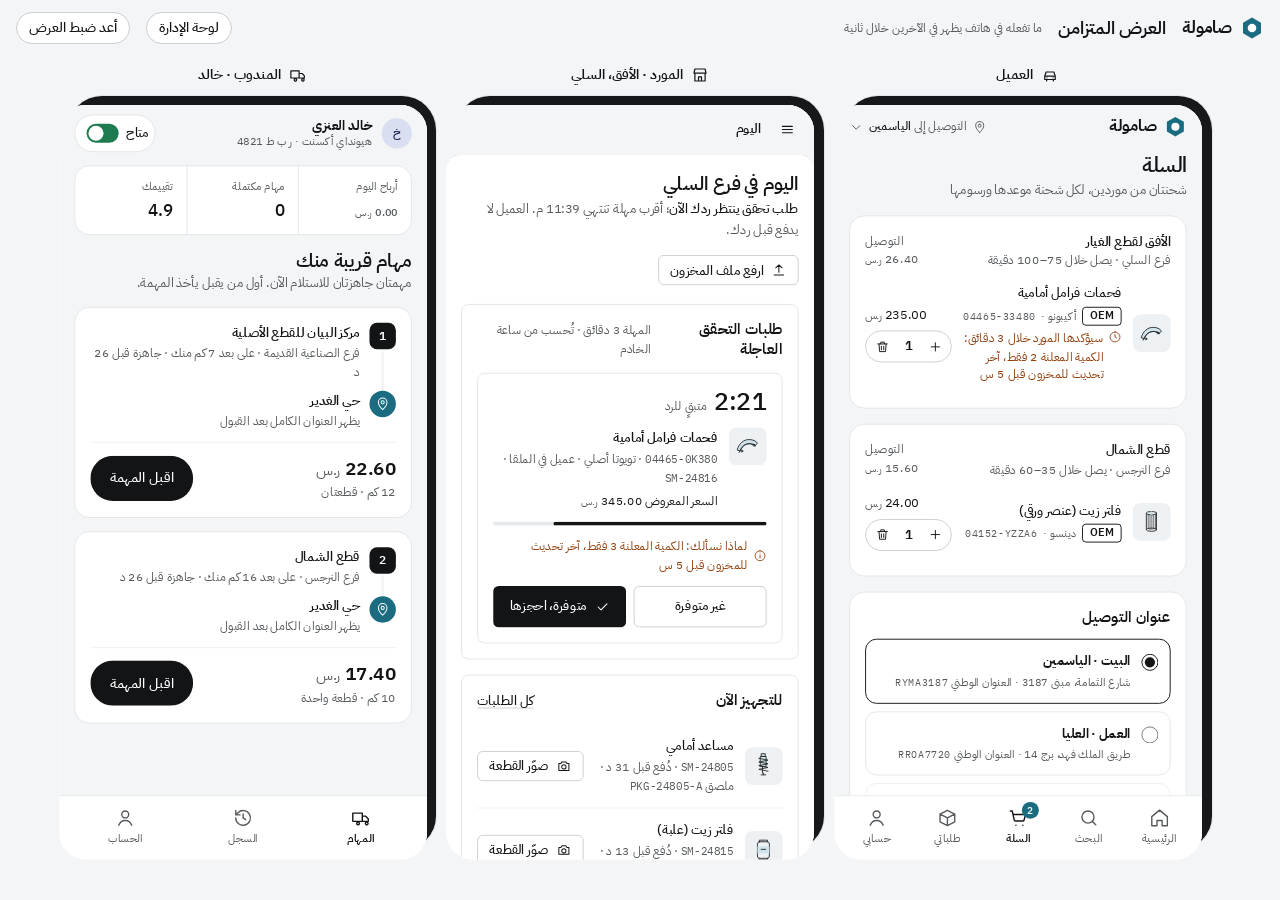
<file: live.html>
<!doctype html>
<html lang="ar" dir="rtl">
<head>
<meta charset="utf-8">
<meta name="viewport" content="width=device-width, initial-scale=1, viewport-fit=cover">
<title>عرض صامولة المتزامن</title>
<link rel="preconnect" href="https://fonts.googleapis.com"><link rel="preconnect" href="https://fonts.gstatic.com" crossorigin>
<link href="https://fonts.googleapis.com/css2?family=IBM+Plex+Sans+Arabic:wght@400;500;600;700&family=IBM+Plex+Mono:wght@400;500&display=swap" rel="stylesheet">
<link rel="stylesheet" href="assets/base.css">
<style>
  /* ثلاثة هواتف جنبًا إلى جنب على بيانات واحدة: العميل والمورد والمندوب. للعروض التقديمية على شاشة عريضة. */
  body { background: var(--ground); }
  .bar { display: flex; align-items: center; gap: 16px; padding: calc(12px + env(safe-area-inset-top, 0px)) max(16px, env(safe-area-inset-right, 0px)) 12px max(16px, env(safe-area-inset-left, 0px)); flex-wrap: wrap; }
  .bar h1 { font-size: 18px; font-weight: 600; }
  .bar .sp { flex: 1; }
  .stage { display: flex; gap: 20px; justify-content: center; align-items: flex-start; padding: 8px 16px 24px; }
  .device { display: grid; gap: 10px; justify-items: center; }
  .device .cap { display: flex; gap: 8px; align-items: center; font-weight: 600; }
  .device .cap svg { width: 18px; height: 18px; }
  .phone { width: calc(390px * var(--k)); height: calc(800px * var(--k)); border-radius: calc(36px * var(--k)); background: #16181a; box-shadow: 0 0 0 1px var(--border); padding: calc(10px * var(--k)); }
  .phone .screen { width: 390px; height: 800px; border-radius: 28px; overflow: hidden; transform: scale(var(--k)); transform-origin: top right; background: var(--surface); }
  .phone iframe { width: 390px; height: 800px; border: 0; display: block; }
  .narrow { display: none; max-width: 520px; margin: 24px auto; padding: 0 16px; }
  @media (max-width: 1080px) { .stage { display: none; } .narrow { display: grid; gap: 12px; } }
</style>
</head>
<body>
<header class="bar"><a class="brand" href="index.html" aria-label="صامولة، كل الواجهات"></a><h1>العرض المتزامن</h1><span class="small muted">ما تفعله في هاتف يظهر في الآخرين خلال ثانية</span><span class="sp"></span>
  <a class="btn round" href="admin.html" target="_blank" rel="noopener">لوحة الإدارة</a><button class="btn round" type="button" id="reset">أعد ضبط العرض</button></header>
<main>
  <div class="stage" id="stage"></div>
  <div class="narrow"><p>العرض المتزامن يحتاج شاشة أعرض من 1080 بكسل. افتح كل واجهة في تبويب:</p>
    <a class="btn round block lg" href="customer.html">العميل</a><a class="btn round block lg" href="vendor.html">المورد</a><a class="btn round block lg" href="courier.html">المندوب</a></div>
</main>
<script src="assets/data.js"></script>
<script src="assets/store.js"></script>
<script src="assets/ui.js"></script>
<script>
(function () {
  const U = UI; document.querySelector('.bar .brand').innerHTML = `${U.mark()}<span>صامولة</span>`;
  const devices = [['customer.html#cart', 'car', 'العميل'], ['vendor.html', 'store', 'المورد · الأفق، السلي'], ['courier.html', 'truck', 'المندوب · خالد']];
  const stage = document.getElementById('stage');
  stage.innerHTML = devices.map(([src, ic, cap]) => `<div class="device"><span class="cap">${U.icon(ic)}${cap}</span><div class="phone"><div class="screen"><iframe src="${src}" title="${cap}" loading="lazy"></iframe></div></div></div>`).join('');
  function fit() { const k = Math.min(1, (window.innerHeight - 120) / 820, (window.innerWidth - 120) / (3 * 410)); document.documentElement.style.setProperty('--k', Math.max(0.55, k).toFixed(3)); }
  fit(); window.addEventListener('resize', fit);
  document.getElementById('reset').addEventListener('click', () => { Store.A.reset(); U.toast('أُعيد ضبط العرض'); });
})();
</script>
</body>
</html>
</file>
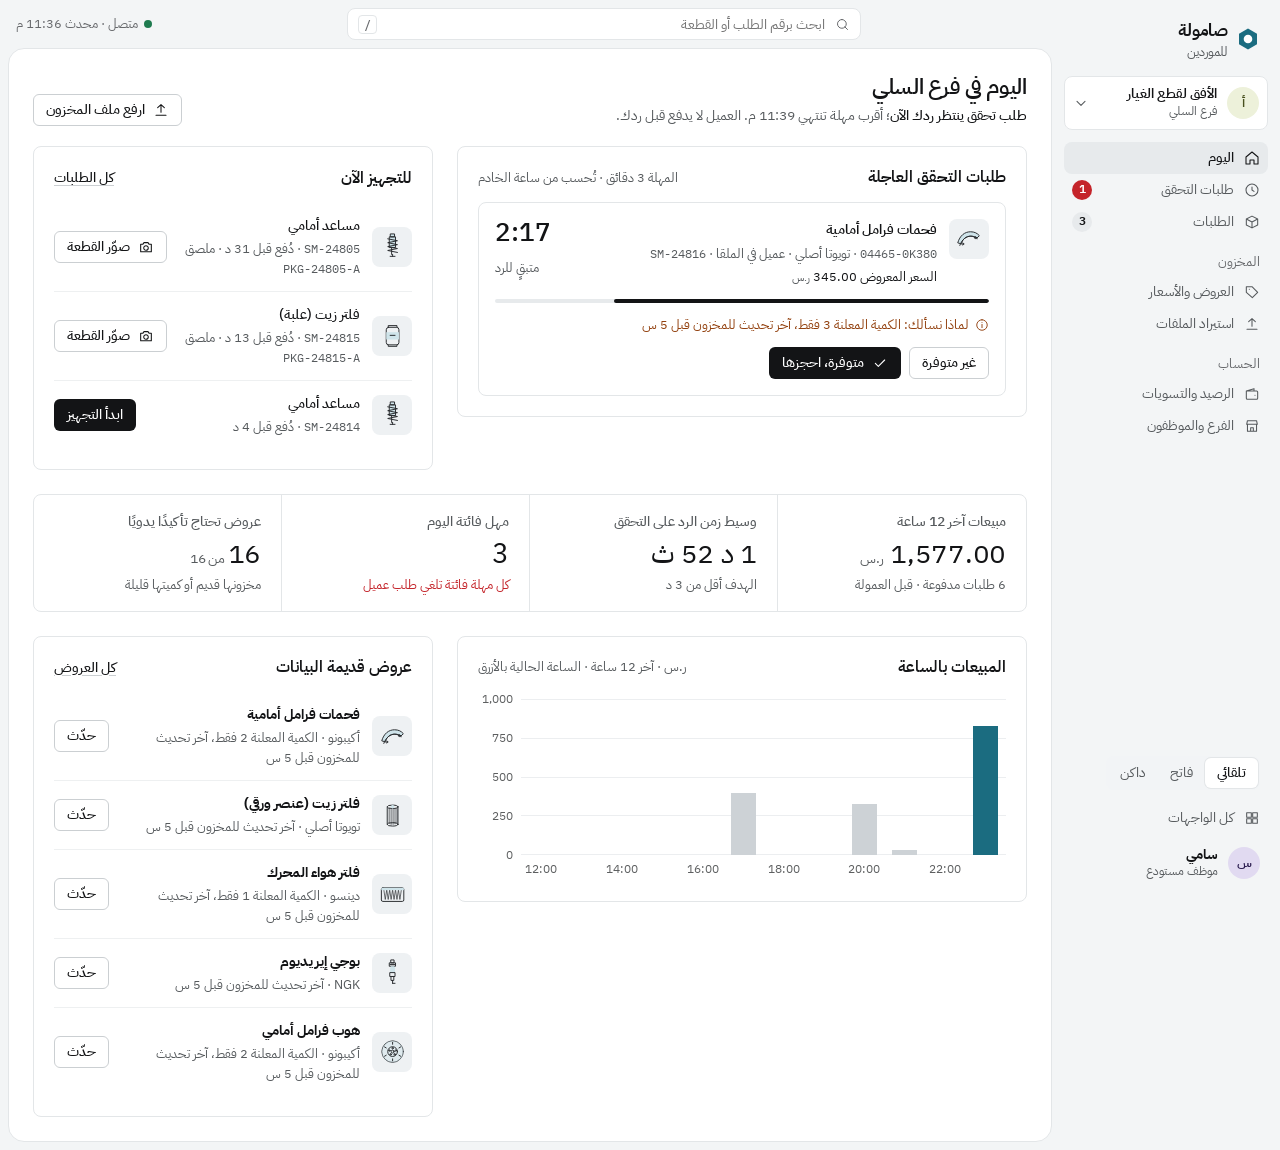
<file: vendor.html>
<!doctype html>
<html lang="ar" dir="rtl">
<head>
<meta charset="utf-8">
<meta name="viewport" content="width=device-width, initial-scale=1, viewport-fit=cover">
<title>صامولة للموردين</title>
<link rel="preconnect" href="https://fonts.googleapis.com"><link rel="preconnect" href="https://fonts.gstatic.com" crossorigin>
<link href="https://fonts.googleapis.com/css2?family=IBM+Plex+Sans+Arabic:wght@400;500;600;700&family=IBM+Plex+Mono:wght@400;500&display=swap" rel="stylesheet">
<link rel="stylesheet" href="assets/base.css">
<link rel="stylesheet" href="assets/backoffice.css">
<style>
  .prep-row .t b { font-weight: 500; }
  .upload { display: grid; place-items: center; gap: 8px; padding: 28px 16px; border: 1px dashed var(--control); border-radius: var(--radius-card); text-align: center; color: var(--muted); }
  .upload.drag { border-color: var(--text); background: var(--raised); }
  .confirm-list { display: grid; gap: 12px; padding: 14px; border-radius: var(--radius-card); background: var(--raised); }
  .reject-opts { display: grid; gap: 8px; }
  .reject-opts label { display: flex; gap: 10px; align-items: center; padding: 10px 12px; border: 1px solid var(--border); border-radius: var(--radius-control); cursor: pointer; }
  .reject-opts label:has(input:checked) { border-color: var(--text); }
  .reject-opts input { accent-color: var(--text); }
  .detail-grid { display: grid; grid-template-columns: minmax(0, 1fr) auto; gap: 16px; align-items: start; }
  .mini-tl { display: grid; gap: 8px; font-size: 13px; }
  .mini-tl li { display: grid; grid-template-columns: 62px minmax(0, 1fr); gap: 8px; }
  .mini-tl .when { color: var(--muted); font-variant-numeric: tabular-nums; }
  .hours { display: grid; gap: 0; }
  .hours .kv + .kv { border-top: 1px solid var(--rule); }
  @media (max-width: 640px) { .detail-grid { grid-template-columns: minmax(0, 1fr); } }
</style>
</head>
<body>
<div id="app"></div>
<script src="assets/data.js"></script>
<script src="assets/store.js"></script>
<script src="assets/ui.js"></script>
<script src="assets/charts.js"></script>
<script src="assets/bo.js"></script>
<script>
(function () {
  const { A, fmt, P, S, C, D, POLICY } = Store; const U = UI;
  const SID = D.meta.demoSupplier; const sup = S[SID];
  const root = document.getElementById('app');
  const ui = { tab: 'prep', q: '', offerFilter: 'all', uploads: [] };

  /* ---------- اختيارات ---------- */
  const mine = () => Store.get().orders.flatMap((o) => o.groups.filter((g) => g.supplier === SID).map((g) => ({ o, g })));
  const verifying = () => mine().filter((x) => x.g.state === 'VERIFYING').sort((a, b) => a.g.verify.deadline - b.g.verify.deadline);
  const toPrep = () => mine().filter((x) => ['PAID', 'PREPARING'].includes(x.g.state)).sort((a, b) => a.o.payment.at - b.o.payment.at);
  const atCourier = () => mine().filter((x) => ['READY', 'ASSIGNED', 'AT_PICKUP'].includes(x.g.state));
  const moving = () => mine().filter((x) => ['IN_TRANSIT', 'AT_DROPOFF'].includes(x.g.state));
  const delivered = () => mine().filter((x) => x.g.state === 'DELIVERED');
  const H12 = 12 * 3600 * 1000;
  const paidRecent = () => mine().filter((x) => x.o.payment.state === 'CAPTURED' && Date.now() - x.o.payment.at < H12);
  const myOffers = () => D.offers.filter((o) => o.supplier === SID).map((o) => Store.effectiveOffer(o.id));
  const staleOffers = () => myOffers().filter((o) => Store.verifyReasons(o).length);
  const itemsSum = (list) => list.reduce((a, x) => a + Store.groupTotal(x.g), 0);
  const lineText = (g) => g.lines.map((l) => `${l.name}${l.qty > 1 ? ` × ${l.qty}` : ''}`).join('، ');

  function route() { const h = location.hash.slice(1); return ['today', 'verify', 'orders', 'offers', 'import', 'payouts', 'branch'].includes(h) ? h : 'today'; }
  const TITLES = { today: 'اليوم', verify: 'طلبات التحقق', orders: 'الطلبات', offers: 'العروض والمخزون', import: 'استيراد المخزون', payouts: 'الرصيد والتسويات', branch: 'الفرع' };

  /* ---------- اليوم ---------- */
  function vreq({ o, g }) {
    const l = g.lines[0]; const left = (g.verify.deadline - Date.now()) / 1000;
    return `<article class="vreq ${left < 60 ? 'urgent' : ''}" aria-label="طلب تحقق ${o.id}">
      <div class="what">${U.thumb(l.thumb, 'sm')}<div class="t"><b>${lineText(g)}</b>
        <span class="small muted">${l.oem ? fmt.ltr(l.oem) + ' · ' : ''}${D.brands[l.brand].name} · عميل في ${o.district} · ${fmt.ltr(o.id)}</span>
        <span class="small">السعر المعروض ${fmt.money(Store.groupTotal(g))}</span></div></div>
      <div class="clock">${U.countdown(g.verify.deadline)}<span>متبقٍ للرد</span></div>
      ${U.ttl(g.verify.deadline, POLICY.verifySec)}
      <div class="bottom"><span class="reasons">${U.icon('info')}لماذا نسألك: ${g.verify.reasons.join('، ')}</span>
        <div class="acts"><button class="btn" type="button" data-reject="${g.id}">غير متوفرة</button><button class="btn primary" type="button" data-confirm="${g.id}">${U.icon('check')}متوفرة، احجزها</button></div></div>
    </article>`;
  }
  function prepRow({ o, g }) {
    const act = g.state === 'PAID' ? `<button class="btn primary" type="button" data-start="${g.id}">ابدأ التجهيز</button>`
      : !(g.pkg && g.pkg.proofAt) ? `<button class="btn" type="button" data-proof="${g.id}">${U.icon('camera')}صوّر القطعة</button>` : `<button class="btn primary" type="button" data-ready="${g.id}">جاهز للاستلام</button>`;
    return `<div class="list-row prep-row">${U.thumb(g.lines[0].thumb, 'sm')}<div class="t"><b>${lineText(g)}</b><span class="s">${fmt.ltr(o.id)} · دُفع ${fmt.ago((Date.now() - o.payment.at) / 60000)}${g.pkg ? ` · ملصق ${fmt.ltr(g.pkg.code)}` : ''}</span></div><div class="end">${act}</div></div>`;
  }
  function today() {
    const v = verifying(); const p = toPrep(); const rs = Store.responseStats(SID); const recent = paidRecent(); const stale = staleOffers();
    const finding = v.length ? `<b>${fmt.count(v.length, ['طلب تحقق ينتظر', 'طلبا تحقق ينتظران', 'طلبات تحقق تنتظر', 'طلب تحقق ينتظر'])} ردك الآن</b>؛ أقرب مهلة تنتهي ${fmt.time(v[0].g.verify.deadline)}. العميل لا يدفع قبل ردك.`
      : p.length ? `<b>${fmt.count(p.length, ['طلب مدفوع ينتظر', 'طلبان مدفوعان ينتظران', 'طلبات مدفوعة تنتظر', 'طلبًا مدفوعًا ينتظر'])} التجهيز.</b> لا طلبات تحقق الآن.` : 'لا شيء ينتظرك الآن.';
    const hours = [...Array(12)].map((_, i) => { const end = Date.now() - (11 - i) * 3600 * 1000; return { label: new Date(end).toLocaleTimeString('en-GB', { hour: '2-digit', minute: '2-digit', hourCycle: 'h23', timeZone: 'Asia/Riyadh' }).replace(/:\d\d$/, ':00'), v: Math.round(recent.filter((x) => x.o.payment.at <= end && x.o.payment.at > end - 3600 * 1000).reduce((a, x) => a + Store.groupTotal(x.g), 0) / 100) }; });
    return `<div class="title-row"><div><h1>اليوم في ${sup.branch}</h1><p class="finding">${finding}</p></div>
        <div class="acts"><a class="btn" href="#import">${U.icon('upload')}ارفع ملف المخزون</a></div></div>
      <div class="grid top">
        <section class="panel span-7" aria-labelledby="vq-h"><header><h2 id="vq-h">طلبات التحقق العاجلة</h2><span class="meta">المهلة ${POLICY.verifySec / 60} دقائق · تُحسب من ساعة الخادم</span></header>
          <div class="vq">${v.map(vreq).join('') || `<div class="empty"><b>لا طلبات تحقق الآن</b><span>تصلك هنا عندما يطلب عميل قطعة مخزونها قديم أو كميتها قليلة. ${stale.length ? `حدّث ${fmt.count(stale.length, ['عرضًا واحدًا', 'عرضين', 'عروض', 'عرضًا'])} لتُحجز فورًا بلا انتظار.` : ''}</span></div>`}</div></section>
        <section class="panel span-5" aria-labelledby="pp-h"><header><h2 id="pp-h">للتجهيز الآن</h2><a class="link" href="#orders">كل الطلبات</a></header>
          <div>${p.map(prepRow).join('') || '<div class="empty">لا طلبات مدفوعة تنتظر التجهيز.</div>'}</div>
          ${atCourier().length ? `<div style="margin-top:12px;padding-top:12px;border-top:1px solid var(--rule)"><div class="meta" style="margin-bottom:6px">بانتظار المندوب</div>${atCourier().map(({ o, g }) => `<div class="list-row"><div class="t"><b>${lineText(g)}</b><span class="s">${fmt.ltr(g.pkg.code)} · ${g.job && g.job.courier ? `${C[g.job.courier].name}: ${Store.GROUP_LABEL[g.state]}` : 'لم يقبلها مندوب بعد'}</span></div></div>`).join('')}</div>` : ''}
        </section>
        <div class="kpis span-12" role="group" aria-label="مؤشرات آخر 12 ساعة">
          <div class="kpi"><div class="kpi-label">مبيعات آخر 12 ساعة</div><div class="kpi-value">${fmt.money(itemsSum(recent))}</div><div class="delta">${fmt.count(recent.length, ['طلب واحد', 'طلبان', 'طلبات', 'طلبًا'])} مدفوعة · قبل العمولة</div></div>
          <div class="kpi"><div class="kpi-label">وسيط زمن الرد على التحقق</div><div class="kpi-value num">${rs.median == null ? '—' : fmt.dur(rs.median)}</div><div class="delta">الهدف أقل من 3 د${rs.live ? ` · ${rs.live} رد في هذه الجلسة` : ''}</div></div>
          <div class="kpi"><div class="kpi-label">مهل فائتة اليوم</div><div class="kpi-value num">${rs.timeouts}</div><div class="delta">${rs.timeouts ? '<span class="bad">كل مهلة فائتة تلغي طلب عميل</span>' : 'لا مهل فائتة'}</div></div>
          <div class="kpi"><div class="kpi-label">عروض تحتاج تأكيدًا يدويًا</div><div class="kpi-value num">${stale.length}<small> من ${myOffers().length}</small></div><div class="delta">مخزونها قديم أو كميتها قليلة</div></div>
        </div>
        <section class="panel span-7" aria-labelledby="ch-h"><header><h2 id="ch-h">المبيعات بالساعة</h2><span class="meta">ر.س · آخر 12 ساعة · الساعة الحالية بالأزرق</span></header><div class="chart" data-chart='${JSON.stringify(hours)}'></div></section>
        <section class="panel span-5" aria-labelledby="st-h"><header><h2 id="st-h">عروض قديمة البيانات</h2><a class="link" href="#offers">كل العروض</a></header>
          ${stale.slice(0, 5).map((o) => `<div class="list-row">${U.thumb(P[o.part].thumb, 'sm')}<div class="t"><b>${P[o.part].name}</b><span class="s">${D.brands[o.brand].name} · ${Store.verifyReasons(o).join('، ')}</span></div><div class="end"><button class="btn" type="button" data-edit="${o.id}">حدّث</button></div></div>`).join('') || '<div class="empty">كل عروضك حديثة وتُحجز فورًا.</div>'}
        </section>
      </div>`;
  }

  /* ---------- سجل التحقق ---------- */
  function verifyView() {
    const all = mine().filter((x) => x.g.verify && x.g.verify.required).sort((a, b) => b.g.verify.requestedAt - a.g.verify.requestedAt);
    const label = (x) => x.g.state === 'VERIFYING' ? U.pill('بانتظار ردك', 'warn') : x.g.state === 'REJECTED' ? U.pill('رفضته', 'neutral') : x.g.state === 'EXPIRED' ? U.pill('فاتت المهلة', 'neg') : U.pill('أكدته', 'pos');
    return `<div class="title-row"><div><h1>طلبات التحقق</h1><p class="finding">تأكيدك يعني أنك عزلت القطعة فعليًا؛ يُحجز للعميل ${POLICY.holdSec / 60} دقائق حتى يدفع.</p></div></div>
      ${verifying().length ? `<div class="vq" style="margin-bottom:24px">${verifying().map(vreq).join('')}</div>` : ''}
      <div class="table-wrap"><table class="t stack"><thead><tr><th>الطلب</th><th>القطعة</th><th>سبب السؤال</th><th class="n">زمن الرد</th><th>النتيجة</th></tr></thead><tbody>
      ${all.map((x) => `<tr><td>${fmt.ltr(x.o.id)}<span class="sub">${fmt.time(x.g.verify.requestedAt)}</span></td><td class="line2">${lineText(x.g)}</td><td class="hide-sm small muted">${x.g.verify.reasons.join('، ')}</td><td class="n num">${x.g.verify.respondedAt ? fmt.dur((x.g.verify.respondedAt - x.g.verify.requestedAt) / 1000) : '—'}</td><td class="act">${label(x)}</td></tr>`).join('') || '<tr><td colspan="5"><div class="empty">لا طلبات تحقق بعد.</div></td></tr>'}
      </tbody></table></div>`;
  }

  /* ---------- الطلبات ---------- */
  function ordersView() {
    const tabs = [['prep', 'للتجهيز', toPrep()], ['courier', 'بانتظار المندوب', atCourier()], ['moving', 'مع المندوب', moving()], ['done', 'مُسلّمة', delivered()]];
    const cur = tabs.find((t) => t[0] === ui.tab) || tabs[0]; let rows = cur[2];
    if (ui.q) rows = rows.filter((x) => (x.o.id + lineText(x.g)).includes(ui.q));
    return `<div class="title-row"><div><h1>الطلبات</h1><p class="finding">كل فرع يجهز شحنته بملصق وصورة قبل أن يستلمها المندوب. لا نعرض لك هاتف العميل أو عنوانه.</p></div></div>
      <div class="tabs" role="tablist">${tabs.map(([k, n, l]) => `<button role="tab" type="button" data-tab="${k}" aria-selected="${cur[0] === k}">${n}<span class="n">${l.length}</span></button>`).join('')}</div>
      <div class="toolbar"><label class="search">${U.icon('search')}<input id="oq" data-filter="q" value="${U.esc(ui.q)}" placeholder="رقم الطلب أو اسم القطعة"></label><span class="spacer"></span><span class="count">${fmt.count(rows.length, ['طلب واحد', 'طلبان', 'طلبات', 'طلبًا'])}</span></div>
      <div class="table-wrap"><table class="t stack"><thead><tr><th>الطلب</th><th>القطع</th><th>الحي</th><th class="n">القيمة</th><th>الحالة</th><th></th></tr></thead><tbody>
      ${rows.map(({ o, g }) => `<tr class="clickable" data-open="${g.id}"><td>${fmt.ltr(o.id)}<span class="sub">${fmt.time(o.payment.at || o.createdAt)}</span></td><td class="line2">${lineText(g)}</td><td class="hide-sm">${o.district}</td><td class="n">${fmt.money(Store.groupTotal(g))}</td><td class="hide-sm">${U.pill(Store.GROUP_LABEL[g.state], g.state === 'DELIVERED' ? 'pos' : g.state === 'PAID' ? 'warn' : 'info')}</td><td class="act n">${U.icon('fwd')}</td></tr>`).join('') || `<tr><td colspan="6"><div class="empty">لا طلبات في «${cur[1]}».</div></td></tr>`}
      </tbody></table></div>`;
  }
  function orderSheet(gid) {
    const [o, g] = Store.findGroup(gid); if (!g) return;
    U.dialog(`<div class="sheet-head"><h2>${fmt.ltr(o.id)} · ${Store.GROUP_LABEL[g.state]}</h2><button class="btn ghost icon" data-close aria-label="إغلاق">${U.icon('x')}</button></div>
      <div class="sheet-body"><div class="detail-grid"><div style="display:grid;gap:8px">
        ${g.lines.map((l) => `<div class="list-row">${U.thumb(l.thumb, 'sm')}<div class="t"><b>${l.name}${l.qty > 1 ? ` × ${l.qty}` : ''}</b><span class="s">${l.oem ? fmt.ltr(l.oem) + ' · ' : ''}${D.brands[l.brand].name}</span></div>${fmt.money(l.price * l.qty)}</div>`).join('')}
        <dl><div class="kv"><dt>العميل</dt><dd>حي ${o.district}</dd></div>${g.pkg ? `<div class="kv"><dt>ملصق الحزمة</dt><dd>${fmt.ltr(g.pkg.code)}</dd></div>` : ''}${g.job && g.job.courier ? `<div class="kv"><dt>المندوب</dt><dd>${C[g.job.courier].name} · ${C[g.job.courier].plate}</dd></div>` : ''}</dl></div>
        ${g.pkg && g.pkg.proofAt ? U.proof(g.pkg.code, g.pkg.proofAt, 'تغليف') : ''}</div>
        <div><div class="label" style="margin-bottom:8px">سجل الشحنة</div><ol class="mini-tl" style="padding:0;list-style:none">${[...o.timeline].reverse().map((e) => `<li><span class="when">${fmt.time(e.at)}</span><span><b>${e.actor}</b> ${e.text}</span></li>`).join('')}</ol></div></div>`);
  }

  /* ---------- العروض ---------- */
  function offersView() {
    let list = myOffers(); if (ui.offerFilter === 'stale') list = list.filter((o) => Store.verifyReasons(o).length);
    if (ui.q) list = list.filter((o) => (P[o.part].name + (P[o.part].oem[0] || '') + o.id).includes(ui.q));
    return `<div class="title-row"><div><h1>العروض والمخزون</h1><p class="finding">العرض المحدث بكمية كافية يُحجز تلقائيًا؛ غيره يحتاج تأكيدك خلال 3 دقائق. تعديل السعر لا يغير اقتباسًا صدر للعميل.</p></div>
      <div class="acts"><a class="btn" href="#import">${U.icon('upload')}استيراد ملف</a></div></div>
      <div class="toolbar"><label class="search">${U.icon('search')}<input data-filter="q" value="${U.esc(ui.q)}" placeholder="القطعة أو الرقم"></label>
        <div class="seg" role="group" aria-label="تصفية">${[['all', 'الكل'], ['stale', 'تحتاج تحديثًا']].map(([k, n]) => `<button type="button" data-of="${k}" aria-pressed="${ui.offerFilter === k}">${n}</button>`).join('')}</div><span class="spacer"></span><span class="count">${fmt.count(list.length, ['عرض واحد', 'عرضان', 'عروض', 'عرضًا'])}</span></div>
      <div class="table-wrap"><table class="t stack"><thead><tr><th>القطعة</th><th>العلامة</th><th class="n">السعر</th><th class="n">المتاح</th><th>آخر تحديث</th><th>الحجز</th><th></th></tr></thead><tbody>
      ${list.map((o) => { const p = P[o.part]; const why = Store.verifyReasons(o); return `<tr><td><div style="display:flex;gap:10px;align-items:center">${U.thumb(p.thumb, 'sm')}<div><b style="font-weight:500">${p.name}</b><span class="sub">${p.oem[0] ? fmt.ltr(p.oem[0]) : p.spec}</span></div></div></td>
        <td class="hide-sm"><span style="display:inline-flex;gap:6px;align-items:center">${U.tierPill(o.brand)}${D.brands[o.brand].name}</span></td><td class="n">${fmt.money(o.price)}</td><td class="n num">${o.qty}</td>
        <td class="line2">${fmt.ago(o.ageMin)}${o.revisions ? ` · نسخة ${o.revisions + 1}` : ''}</td><td class="hide-sm">${why.length ? U.pill('تأكيد يدوي', 'warn') : U.pill('حجز فوري', 'pos')}</td><td class="act n"><button class="btn" type="button" data-edit="${o.id}">تعديل</button></td></tr>`; }).join('')}
      </tbody></table></div>`;
  }
  function editSheet(id) {
    const o = Store.effectiveOffer(id); const p = P[o.part];
    const d = U.dialog(`<form data-form="edit"><div class="sheet-head"><h2>${p.name} · ${D.brands[o.brand].name}</h2><button class="btn ghost icon" type="button" data-close aria-label="إغلاق">${U.icon('x')}</button></div>
      <div class="sheet-body"><div style="display:grid;grid-template-columns:1fr 1fr;gap:12px">
        <div class="field"><label for="ep">السعر شامل الضريبة (ر.س)</label><input class="input num" id="ep" name="price" inputmode="decimal" value="${fmt.sar(o.price).replace(/,/g, '')}" dir="ltr"></div>
        <div class="field"><label for="eq">الكمية على الرف</label><input class="input num" id="eq" name="qty" inputmode="numeric" value="${o.qty}" dir="ltr"></div></div>
        <p class="notice">${U.icon('info')}<span>الحفظ ينشئ نسخة جديدة من العرض بختم وقت الآن، فيصبح «حديثًا». الاقتباسات الصادرة تبقى على سعرها القديم.</span></p></div>
      <div class="sheet-foot"><button class="btn" type="button" data-close>إلغاء</button><button class="btn primary">حفظ نسخة جديدة</button></div></form>`);
    d.querySelector('form').addEventListener('submit', (e) => { e.preventDefault(); const price = Math.round(parseFloat(e.target.price.value) * 100); const qty = parseInt(e.target.qty.value, 10);
      if (!(price > 0) || !(qty >= 0)) { U.toast('أدخل سعرًا موجبًا وكمية صحيحة'); return; } A.updateOffer(id, price, qty); d.close(); U.toast('حُفظت نسخة جديدة من العرض'); });
  }

  /* ---------- الاستيراد ---------- */
  function importView() {
    const b = D.importBatch;
    return `<div class="title-row"><div><h1>استيراد المخزون</h1><p class="finding">ارفع ملف Excel أو CSV. الصف الخاطئ لا يفسد الباقي، والصف غير المربوط بقطعة معيارية يُعزل حتى يراجعه فريق الكتالوج.</p></div></div>
      <div class="grid top">
        <section class="panel span-7" aria-labelledby="ib-h"><header><h2 id="ib-h">آخر دفعة</h2><span class="meta">${fmt.ltr(b.id)} · ${fmt.ago(b.uploadedMinAgo)}</span></header>
          <p class="small muted" style="margin-bottom:12px">${b.file}</p>
          <div class="kpis" style="margin-bottom:16px"><div class="kpi"><div class="kpi-label">الصفوف</div><div class="kpi-value num">${b.rows}</div></div><div class="kpi"><div class="kpi-label">نُشرت</div><div class="kpi-value num">${b.ok}</div></div><div class="kpi"><div class="kpi-label">أخطاء</div><div class="kpi-value num" style="color:var(--negative)">${b.errors}</div></div><div class="kpi"><div class="kpi-label">معزولة للمراجعة</div><div class="kpi-value num">${b.quarantined}</div></div></div>
          <table class="t"><thead><tr><th class="n" style="text-align:start">الصف</th><th>SKU</th><th>المشكلة</th></tr></thead><tbody>${b.errorRows.map((r) => `<tr><td class="num">${r.row}</td><td>${r.sku === '—' ? '<span class="muted">—</span>' : fmt.ltr(r.sku)}</td><td>${r.msg}</td></tr>`).join('')}</tbody></table>
          <p class="small muted" style="margin-top:12px">${b.ok} + ${b.errors} + ${b.quarantined} = ${b.ok + b.errors + b.quarantined} صفًا. إعادة رفع الملف نفسه لا تنشئ عروضًا مكررة.</p></section>
        <section class="panel span-5" aria-labelledby="up-h"><header><h2 id="up-h">ارفع ملفًا جديدًا</h2></header>
          <label class="upload" id="drop"><input type="file" accept=".csv,.xlsx" class="sr" id="file">${U.icon('upload')}<b class="ink">اسحب الملف هنا أو اختره</b><span class="small">الأعمدة: SKU، رقم القطعة، العلامة، الحالة، السعر، الكمية، الضمان</span></label>
          ${ui.uploads.map((u) => `<div class="list-row"><div class="t"><b>${U.esc(u.name)}</b><span class="s">قُرئ ${fmt.ago((Date.now() - u.at) / 60000)} · محاكاة: الملف لا يغادر متصفحك</span></div><div class="end">${U.pill('قيد المعالجة', 'info')}</div></div>`).join('')}
        </section></div>`;
  }

  /* ---------- الرصيد ---------- */
  function payoutsView() {
    const comm = (x) => Math.round(Store.groupTotal(x.g) * POLICY.commission); const net = (x) => Store.groupTotal(x.g) - comm(x);
    const pending = mine().filter((x) => x.o.payment.state === 'CAPTURED' && x.g.state !== 'DELIVERED'); const due = delivered();
    const sum = (l, f) => l.reduce((a, x) => a + f(x), 0);
    return `<div class="title-row"><div><h1>الرصيد والتسويات</h1><p class="finding">للقراءة فقط. العمولة ${fmt.pct(POLICY.commission)} قيمة محاكاة، ودورة الصرف لم تُعتمد بعد (القرار D-12)، لذلك لا يوجد صرف حقيقي.</p></div></div>
      <div class="kpis" style="margin-bottom:24px">
        <div class="kpi"><div class="kpi-label">متوقع (مدفوع ولم يُسلّم)</div><div class="kpi-value">${fmt.money(sum(pending, net))}</div><div class="delta">${fmt.count(pending.length, ['شحنة واحدة', 'شحنتان', 'شحنات', 'شحنة'])}</div></div>
        <div class="kpi"><div class="kpi-label">مستحق بعد التسليم</div><div class="kpi-value">${fmt.money(sum(due, net))}</div><div class="delta">بعد خصم عمولة ${fmt.money(sum(due, comm))}</div></div>
        <div class="kpi"><div class="kpi-label">مصروف</div><div class="kpi-value"><span class="muted">—</span></div><div class="delta">لا دورة صرف معتمدة</div></div>
      </div>
      <div class="table-wrap"><table class="t stack"><thead><tr><th>الطلب</th><th>الحالة</th><th class="n">القيمة</th><th class="n">العمولة</th><th class="n">الصافي</th></tr></thead><tbody>
      ${[...pending, ...due].map((x) => `<tr><td>${fmt.ltr(x.o.id)}<span class="sub">${lineText(x.g)}</span></td><td class="line2">${x.g.state === 'DELIVERED' ? 'مستحق' : 'متوقع'}</td><td class="n hide-sm">${fmt.money(Store.groupTotal(x.g))}</td><td class="n hide-sm">−${fmt.money(comm(x))}</td><td class="n act">${fmt.money(net(x))}</td></tr>`).join('')}
      </tbody></table></div>`;
  }

  /* ---------- الفرع ---------- */
  function branchView() {
    return `<div class="title-row"><div><h1>${sup.branch}</h1><p class="finding">${sup.name} · سجل تجاري ${fmt.ltr(sup.cr)} · رقم ضريبي ${fmt.ltr(sup.vat)}</p></div></div>
      <div class="grid top">
        <section class="panel span-6"><header><h2>ساعات العمل</h2><span class="meta">بتوقيت الرياض</span></header><dl class="hours">${['السبت', 'الأحد', 'الاثنين', 'الثلاثاء', 'الأربعاء', 'الخميس'].map((d) => `<div class="kv"><dt>${d}</dt><dd>${sup.hours}</dd></div>`).join('')}<div class="kv"><dt>الجمعة</dt><dd>4:00 م – 11:00 م</dd></div></dl></section>
        <section class="panel span-6"><header><h2>ربط المخزون</h2>${U.pill(sup.integrationLabel, 'warn')}</header>
          <p class="small">يحدّث الفرع مخزونه بملف يدوي، لذلك تصبح بياناته قديمة بعد ${POLICY.staleMin / 60} ساعات ويطلب النظام تأكيدك. ربط نقطة البيع يجعل معظم الطلبات تُحجز فورًا.</p>
          <div class="label" style="margin:16px 0 6px">الموظفون</div>
          <div class="list-row">${U.avatar('عبدالعزيز الأفق', 'ع')}<div class="t"><b>عبدالعزيز</b><span class="s">مالك · يعتمد الأسعار والتسويات</span></div></div>
          <div class="list-row">${U.avatar('سامي', 'س')}<div class="t"><b>سامي</b><span class="s">مستودع · يرد على التحقق ويجهز</span></div></div></section>
      </div>`;
  }

  /* ---------- الحوارات ---------- */
  function confirmSheet(gid) {
    const [o, g] = Store.findGroup(gid); if (!g) return; const l = g.lines[0];
    const d = U.dialog(`<form data-form="confirm"><div class="sheet-head"><h2>تأكيد التوفر</h2><button class="btn ghost icon" type="button" data-close aria-label="إغلاق">${U.icon('x')}</button></div>
      <div class="sheet-body"><div class="list-row" style="padding:0">${U.thumb(l.thumb, 'sm')}<div class="t"><b>${lineText(g)}</b><span class="s">${l.oem ? fmt.ltr(l.oem) + ' · ' : ''}${D.brands[l.brand].name} · جديدة</span></div><span>${U.countdown(g.verify.deadline)}</span></div>
        <div class="confirm-list"><label class="check"><input type="checkbox" name="c1" required><span>القطعة على الرف بالعلامة والحالة الموصوفة</span></label>
          <label class="check"><input type="checkbox" name="c2" required><span>عزلت الكمية (${g.lines.reduce((a, x) => a + x.qty, 0)}) عن البيع في المحل حتى ينتهي الحجز</span></label></div>
        <div class="field"><label for="shelf">موقع الرف <span class="muted">(اختياري)</span></label><input class="input" id="shelf" name="shelf" placeholder="مثال: ممر 4، رف ب"></div>
        <p class="small muted">بعد التأكيد تُحجز القطعة للعميل ${POLICY.holdSec / 60} دقائق. إن لم يدفع تعود الكمية تلقائيًا.</p></div>
      <div class="sheet-foot"><button class="btn" type="button" data-close>رجوع</button><button class="btn primary" id="cf" disabled>تأكيد وحجز</button></div></form>`);
    const f = d.querySelector('form'); f.addEventListener('change', () => { d.querySelector('#cf').disabled = !(f.c1.checked && f.c2.checked); });
    f.addEventListener('submit', (e) => { e.preventDefault(); const r = A.respond(gid, true); d.close(); U.toast(r === 'ok' ? 'أُكد التوفر وحُجزت القطعة للعميل' : r === 'late' ? 'وصل ردك بعد انتهاء المهلة، فلم يُعتمد' : 'تغيرت حالة الطلب قبل ردك'); });
  }
  function rejectSheet(gid) {
    const d = U.dialog(`<form data-form="reject"><div class="sheet-head"><h2>لماذا لا تتوفر؟</h2><button class="btn ghost icon" type="button" data-close aria-label="إغلاق">${U.icon('x')}</button></div>
      <div class="sheet-body"><div class="reject-opts">${['نفدت الكمية', 'الكمية أقل من المطلوب', 'القطعة الموجودة تالفة أو مفتوحة', 'السعر تغير ويحتاج عرضًا جديدًا'].map((r, i) => `<label><input type="radio" name="r" value="${r}" ${i === 0 ? 'checked' : ''}>${r}</label>`).join('')}</div>
        <p class="small muted">يرى العميل السبب ويختار عرضًا آخر. سنقترح تحديث كمية هذا العرض.</p></div>
      <div class="sheet-foot"><button class="btn" type="button" data-close>رجوع</button><button class="btn primary">أرسل الرفض</button></div></form>`);
    d.querySelector('form').addEventListener('submit', (e) => { e.preventDefault(); A.respond(gid, false, e.target.r.value); d.close(); U.toast('أُرسل الرفض للعميل'); });
  }

  /* ---------- الرسم ---------- */
  function page() {
    const r = route(); const views = { today, verify: verifyView, orders: ordersView, offers: offersView, import: importView, payouts: payoutsView, branch: branchView };
    const nav = [
      { items: [{ id: 'today', name: 'اليوم', icon: 'home' }, { id: 'verify', name: 'طلبات التحقق', icon: 'clock', count: verifying().length }, { id: 'orders', name: 'الطلبات', icon: 'box', count: toPrep().length, calm: true }] },
      { label: 'المخزون', items: [{ id: 'offers', name: 'العروض والأسعار', icon: 'tag' }, { id: 'import', name: 'استيراد الملفات', icon: 'upload' }] },
      { label: 'الحساب', items: [{ id: 'payouts', name: 'الرصيد والتسويات', icon: 'wallet' }, { id: 'branch', name: 'الفرع والموظفون', icon: 'store' }] },
    ];
    const bottom = `<div style="padding:0 8px 8px">${U.themeSeg()}</div><a class="nav-item" href="index.html">${U.icon('grid')}<span>كل الواجهات</span></a><div class="user-row">${U.avatar('سامي', 'س')}<div class="t"><b>سامي</b><span>موظف مستودع</span></div></div>`;
    return BO.shell({ product: 'للموردين', scope: { name: sup.name, sub: sup.branch, initial: 'أ' }, nav, current: r, title: TITLES[r], body: views[r](), bottom });
  }
  const render = U.renderer(root, () => { const html = page(); setTimeout(drawCharts, 0); return html; });
  function drawCharts() { root.querySelectorAll('[data-chart]').forEach((el) => { if (el.dataset.drawn) return; el.dataset.drawn = '1'; const rows = JSON.parse(el.dataset.chart); Charts.bars(el, { labels: rows.map((r) => r.label), values: rows.map((r) => r.v), highlight: rows.length - 1, height: 190 }); }); }
  window.addEventListener('hashchange', () => { ui.q = ''; render(); window.scrollTo(0, 0); });
  Store.on(render); render();

  root.addEventListener('click', (e) => {
    const t = e.target.closest('[data-confirm],[data-reject],[data-start],[data-proof],[data-ready],[data-edit],[data-tab],[data-of],[data-open],[data-act]'); if (!t) return; const d = t.dataset;
    if (d.confirm) confirmSheet(d.confirm); else if (d.reject) rejectSheet(d.reject);
    else if (d.start) { A.startPrep(d.start); U.toast('اطبع الملصق وألصقه على الحزمة'); }
    else if (d.proof) { A.prepProof(d.proof); U.toast('رُفعت صورة القطعة والتغليف (محاكاة)'); }
    else if (d.ready) { A.markReady(d.ready); U.toast('أُنشئت مهمة توصيل للمندوبين'); }
    else if (d.edit) editSheet(d.edit); else if (d.tab) { ui.tab = d.tab; render(); } else if (d.of) { ui.offerFilter = d.of; render(); } else if (d.open) orderSheet(d.open);
    else if (d.act === 'scope') U.toast('للفرع الآخر (الصناعية الجديدة) صلاحيات منفصلة');
  });
  root.addEventListener('input', (e) => { if (e.target.dataset.filter === 'q') { ui.q = e.target.value.trim(); const pos = e.target.selectionStart; root.innerHTML = page(); drawCharts(); const i = root.querySelector('[data-filter="q"]'); if (i) { i.focus(); i.setSelectionRange(pos, pos); } } });
  root.addEventListener('submit', (e) => { if (e.target.dataset.form === 'top-search') { e.preventDefault(); ui.q = e.target.q.value.trim(); ui.tab = 'prep'; location.hash = 'orders'; } });
  root.addEventListener('change', (e) => { if (e.target.id === 'file' && e.target.files[0]) { ui.uploads.unshift({ name: e.target.files[0].name, at: Date.now() }); render(); U.toast('قُرئ الملف (محاكاة)؛ يصلك تقرير الصفوف هنا'); } });
  root.addEventListener('dragover', (e) => { const z = e.target.closest('#drop'); if (z) { e.preventDefault(); z.classList.add('drag'); } });
  root.addEventListener('dragleave', (e) => { const z = e.target.closest('#drop'); if (z) z.classList.remove('drag'); });
  root.addEventListener('drop', (e) => { const z = e.target.closest('#drop'); if (!z) return; e.preventDefault(); const f = e.dataTransfer.files[0]; if (f) { ui.uploads.unshift({ name: f.name, at: Date.now() }); render(); U.toast('قُرئ الملف (محاكاة)'); } });
})();
</script>
</body>
</html>
</file>
<file: assets/base.css>
/* صامولة — الأساس المشترك للواجهات الأربع
   الاتجاه: «ورقة داخل إطار» (taste-skill: framed-sheet) للمورد والإدارة، ولغة جوال واضحة
   (أزرار حبيّة سوداء، أهداف لمس 44px) للعميل والمندوب. لون واحد: أزرق بترولي على البيانات
   والإجراء الرئيسي فقط. وجه المنتج: أرقام القطع بخط IBM Plex Mono لأنها هوية هذه التجارة. */

:root {
  --ground: #f3f5f6;      /* الإطار: رمادي فولاذي من عالم القطع */
  --surface: #ffffff;
  --raised: #f2f4f6;
  --active: #e7eaec;
  --border: #e3e6e8;
  --rule: #eef0f1;
  --control: #cbcfd2;
  --text: #131416;
  --muted: #565a5d;
  --faint: #67696c;
  --accent: #1b6c80;
  --accent-ink: #ffffff;
  --accent-soft: #e2eff2;
  --primary: #131416;
  --primary-ink: #ffffff;
  --positive: #1e7b4f;
  --negative: #c4242a;
  --warning: #92400e;
  --pill-pos-bg: #dcf5e6; --pill-pos-ink: #0b3a20;
  --pill-neg-bg: #ffe9e6; --pill-neg-ink: #831c1e;
  --pill-warn-bg: #fff4d6; --pill-warn-ink: #7a3a0c;
  --pill-info-bg: #e2eff2; --pill-info-ink: #0f4757;
  --pill-neutral-bg: #e9ebed; --pill-neutral-ink: #34373a;
  --thumb-ink: #2a2d30; --thumb-fill: #cfe4ea; --thumb-bg: #eef1f3;
  --map-ground: #eceff1; --map-block: #e3e7ea; --map-road: #ffffff; --map-ring: #fbfcfc; --map-water: #cfe0e6; --map-label: #5a5e61;
  --chart-1: #1b6c80; --chart-muted: #cdd2d6; --grid: #eceef0; --axis-ink: #5d5f60; --ink: #131416;
  --scrim: rgba(17, 19, 21, 0.42);
  --shadow-float: 0 12px 32px rgba(17, 19, 21, 0.14), 0 2px 6px rgba(17, 19, 21, 0.06);

  --font: "IBM Plex Sans Arabic", "IBM Plex Sans", "Segoe UI", Tahoma, system-ui, sans-serif;
  --mono: "IBM Plex Mono", ui-monospace, "SF Mono", Menlo, monospace;
  --fs-title: 22px; --fs-section: 16px; --fs-kpi: 28px; --fs-body: 14px; --fs-small: 12px;
  --radius-card: 8px; --radius-control: 6px; --radius-sheet: 16px;
  --sidebar-width: 228px; --gap: 24px; --pad: 24px; --control-height: 32px; --row-height: 48px;
  --ease: cubic-bezier(0.22, 1, 0.36, 1);
  color-scheme: light;
}
@media (prefers-color-scheme: dark) {
  :root:not([data-theme="light"]) {
    --ground: #0b0c0d; --surface: #141617; --raised: #1c1f21; --active: #25292b; --border: #25292b; --rule: #1d2022; --control: #3b4043;
    --text: #f1f2f3; --muted: #b6babd; --faint: #9a9ea1; --accent: #57b5ca; --accent-ink: #061418; --accent-soft: #15292f;
    --primary: #f1f2f3; --primary-ink: #0b0c0d; --positive: #4cc28a; --negative: #f06a72; --warning: #e7a74a;
    --pill-pos-bg: #14291d; --pill-pos-ink: #6fd3a0; --pill-neg-bg: #2e1719; --pill-neg-ink: #f6939a; --pill-warn-bg: #2b2210; --pill-warn-ink: #f0c071;
    --pill-info-bg: #15292f; --pill-info-ink: #8fd0de; --pill-neutral-bg: #25292b; --pill-neutral-ink: #d9dcde;
    --thumb-ink: #d6dadd; --thumb-fill: #1d3d46; --thumb-bg: #1c1f21;
    --map-ground: #15181a; --map-block: #1b1f21; --map-road: #2b3033; --map-ring: #353b3f; --map-water: #17323a; --map-label: #a3a8ab;
    --chart-1: #57b5ca; --chart-muted: #3b4043; --grid: #24282a; --axis-ink: #a3a8ab; --ink: #f1f2f3;
    --scrim: rgba(0, 0, 0, 0.6); --shadow-float: 0 12px 32px rgba(0, 0, 0, 0.5);
    color-scheme: dark;
  }
}
:root[data-theme="dark"] {
  --ground: #0b0c0d; --surface: #141617; --raised: #1c1f21; --active: #25292b; --border: #25292b; --rule: #1d2022; --control: #3b4043;
  --text: #f1f2f3; --muted: #b6babd; --faint: #9a9ea1; --accent: #57b5ca; --accent-ink: #061418; --accent-soft: #15292f;
  --primary: #f1f2f3; --primary-ink: #0b0c0d; --positive: #4cc28a; --negative: #f06a72; --warning: #e7a74a;
  --pill-pos-bg: #14291d; --pill-pos-ink: #6fd3a0; --pill-neg-bg: #2e1719; --pill-neg-ink: #f6939a; --pill-warn-bg: #2b2210; --pill-warn-ink: #f0c071;
  --pill-info-bg: #15292f; --pill-info-ink: #8fd0de; --pill-neutral-bg: #25292b; --pill-neutral-ink: #d9dcde;
  --thumb-ink: #d6dadd; --thumb-fill: #1d3d46; --thumb-bg: #1c1f21;
  --map-ground: #15181a; --map-block: #1b1f21; --map-road: #2b3033; --map-ring: #353b3f; --map-water: #17323a; --map-label: #a3a8ab;
  --chart-1: #57b5ca; --chart-muted: #3b4043; --grid: #24282a; --axis-ink: #a3a8ab; --ink: #f1f2f3;
  --scrim: rgba(0, 0, 0, 0.6); --shadow-float: 0 12px 32px rgba(0, 0, 0, 0.5);
  color-scheme: dark;
}

/* ---------- reset ---------- */
*, *::before, *::after { box-sizing: border-box; }
html { -webkit-text-size-adjust: 100%; text-size-adjust: 100%; }
body { margin: 0; background: var(--ground); color: var(--text); font: var(--fs-body)/1.55 var(--font); -webkit-font-smoothing: antialiased; }
h1, h2, h3, h4, p, figure, ul, ol, dl, dd { margin: 0; }
ul[class], ol[class] { padding: 0; list-style: none; }
img, svg { display: block; max-width: 100%; }
svg.ic { width: 18px; height: 18px; flex: none; }
button, input, select, textarea { font: inherit; color: inherit; }
button { cursor: pointer; }
a { color: inherit; text-decoration: none; }
:focus-visible { outline: 2px solid var(--accent); outline-offset: 2px; border-radius: 4px; }
[hidden] { display: none !important; }
h1, h2, h3 { text-wrap: balance; }
.num, .money, table, .kpi-value, .countdown { font-variant-numeric: tabular-nums; }
.sr { position: absolute; width: 1px; height: 1px; overflow: hidden; clip: rect(0 0 0 0); white-space: nowrap; }

/* أرقام القطع والرموز: خط مونو معزول من اليسار لليمين (§7.1 في الخارطة) */
.ref { font-family: var(--mono); font-size: 0.92em; letter-spacing: 0; unicode-bidi: isolate; white-space: nowrap; }
.money { white-space: nowrap; }
.money .cur { font-size: max(0.8em, 11px); color: var(--muted); font-weight: 400; }
.muted { color: var(--muted); }
.small { font-size: var(--fs-small); }
.ink { color: var(--text); }

/* ---------- العلامة ---------- */
.brand { display: inline-flex; align-items: center; gap: 8px; font-weight: 700; font-size: 17px; letter-spacing: -0.01em; }
.brand svg { width: 24px; height: 24px; flex: none; }
.brand .scope { font-weight: 400; color: var(--muted); font-size: var(--fs-small); display: block; line-height: 1.2; }

/* ---------- أزرار ---------- */
.btn { display: inline-flex; align-items: center; justify-content: center; gap: 8px; height: var(--control-height); padding: 0 12px; border-radius: var(--radius-control);
  border: 1px solid var(--control); background: var(--surface); color: var(--text); font-weight: 500; white-space: nowrap;
  transition: background-color 150ms ease, border-color 150ms ease, transform 120ms var(--ease), opacity 150ms ease; }
.btn:hover { background: var(--raised); }
.btn:active { transform: translateY(1px); }
.btn svg { width: 16px; height: 16px; flex: none; }
.btn.primary { background: var(--primary); color: var(--primary-ink); border-color: transparent; }
.btn.primary:hover { opacity: 0.9; }
.btn.accent { background: var(--accent); color: var(--accent-ink); border-color: transparent; }
.btn.ghost { background: transparent; border-color: transparent; }
.btn.ghost:hover { background: var(--raised); }
.btn.danger { color: var(--negative); }
.btn[disabled], .btn[aria-disabled="true"] { opacity: 0.45; cursor: not-allowed; transform: none; }
.btn.lg { height: 48px; padding: 0 20px; font-size: 15px; }
.btn.round { border-radius: 999px; }
.btn.block { width: 100%; }
.btn.icon { width: var(--control-height); padding: 0; }
.link { color: var(--text); font-weight: 500; text-decoration: underline; text-underline-offset: 3px; text-decoration-color: var(--control); background: none; border: 0; padding: 0; }
.link:hover { text-decoration-color: currentColor; }

/* ---------- حالات ---------- */
.pill { display: inline-flex; align-items: center; gap: 6px; height: 22px; padding: 0 9px; border-radius: 999px; font-size: var(--fs-small); font-weight: 500;
  background: var(--pill-neutral-bg); color: var(--pill-neutral-ink); white-space: nowrap; flex: none; line-height: 1; }
.pill.pos { background: var(--pill-pos-bg); color: var(--pill-pos-ink); }
.pill.neg { background: var(--pill-neg-bg); color: var(--pill-neg-ink); }
.pill.warn { background: var(--pill-warn-bg); color: var(--pill-warn-ink); }
.pill.info { background: var(--pill-info-bg); color: var(--pill-info-ink); }
.pill svg { width: 12px; height: 12px; }
.dot { width: 8px; height: 8px; border-radius: 50%; background: var(--control); flex: none; display: inline-block; }
.dot.pos { background: var(--positive); } .dot.neg { background: var(--negative); } .dot.warn { background: var(--warning); } .dot.info { background: var(--accent); }

.countdown { font-weight: 600; }
.countdown.late { color: var(--negative); }
.ttl { height: 4px; border-radius: 999px; background: var(--active); overflow: hidden; }
.ttl > span { display: block; height: 100%; background: var(--text); border-radius: inherit; transition: width 1s linear; }
.ttl.late > span { background: var(--negative); }

/* ---------- فئة الجودة: أصلي / OEM / بديل / تجاري ---------- */
.tier { display: inline-flex; align-items: center; height: 20px; padding: 0 7px; border-radius: 4px; font-size: 11.5px; font-weight: 600; border: 1px solid var(--control); color: var(--text); white-space: nowrap; flex: none; }
.tier-oe { background: var(--text); color: var(--surface); border-color: transparent; }
.tier-oem { border-color: var(--text); }
.tier-eco { color: var(--muted); border-style: dashed; }

/* ---------- صورة إثبات ---------- */
.proof { display: grid; gap: 6px; max-width: 220px; }
.proof svg { border-radius: 6px; width: 100%; height: auto; }
.proof figcaption { font-size: var(--fs-small); color: var(--muted); }

/* ---------- صورة القطعة ---------- */
.thumb { width: 56px; height: 56px; border-radius: 8px; background: var(--thumb-bg); display: grid; place-items: center; flex: none; color: var(--thumb-ink); }
.thumb svg { width: 78%; height: 78%; }
.thumb.sm { width: 40px; height: 40px; } .thumb.lg { width: 100%; height: auto; aspect-ratio: 4 / 3; max-width: 100%; }
.thumb.lg svg { width: 52%; height: 52%; }

.avatar { width: 32px; height: 32px; border-radius: 50%; display: grid; place-items: center; font-weight: 600; font-size: 13px; flex: none;
  background: hsl(var(--h, 190) 45% 90%); color: hsl(var(--h, 190) 45% 22%); }
:root[data-theme="dark"] .avatar { background: hsl(var(--h, 190) 25% 22%); color: hsl(var(--h, 190) 45% 85%); }
@media (prefers-color-scheme: dark) { :root:not([data-theme="light"]) .avatar { background: hsl(var(--h, 190) 25% 22%); color: hsl(var(--h, 190) 45% 85%); } }

/* ---------- حقول ---------- */
.field { display: grid; gap: 8px; }
.field > label, .label { font-weight: 500; }
.hint { color: var(--muted); font-size: var(--fs-small); }
.input { height: 40px; width: 100%; padding: 0 12px; border: 1px solid var(--control); border-radius: var(--radius-control); background: var(--surface); }
.input::placeholder { color: var(--faint); }
.input.ref { font-size: 15px; }
.check { display: flex; gap: 10px; align-items: flex-start; cursor: pointer; }
.check input { width: 18px; height: 18px; margin: 2px 0 0; accent-color: var(--text); flex: none; }
.seg { display: inline-flex; padding: 2px; border-radius: 8px; background: var(--raised); max-width: 100%; overflow-x: auto; }
.seg button { height: 30px; padding: 0 12px; border: 0; border-radius: 6px; background: transparent; color: var(--muted); white-space: nowrap; }
.seg button[aria-pressed="true"] { background: var(--surface); color: var(--text); font-weight: 500; box-shadow: 0 0 0 1px var(--border); }
.switch { appearance: none; width: 34px; height: 20px; border-radius: 999px; background: var(--control); position: relative; cursor: pointer; flex: none; margin: 0; transition: background-color 200ms ease; }
.switch::after { content: ""; position: absolute; top: 2px; inset-inline-start: 2px; width: 16px; height: 16px; border-radius: 50%; background: #fff; transition: transform 200ms var(--ease); }
.switch:checked { background: var(--positive); }
.switch:checked::after { transform: translateX(-14px); }

/* ---------- قوائم وجداول ---------- */
.rows > * + * { border-top: 1px solid var(--rule); }
.kv { display: flex; justify-content: space-between; gap: 16px; padding: 7px 0; }
.kv dt { color: var(--muted); } .kv dd { text-align: end; }
table.t { width: 100%; border-collapse: collapse; }
table.t th { height: 36px; padding: 0 12px; text-align: start; font-weight: 400; font-size: var(--fs-small); color: var(--muted); border-bottom: 1px solid var(--border); white-space: nowrap; }
table.t td { padding: 12px; border-bottom: 1px solid var(--rule); vertical-align: middle; }
table.t tr:last-child td { border-bottom: 0; }
table.t .n { text-align: end; }
table.t td .sub { display: block; font-size: var(--fs-small); color: var(--muted); margin-top: 2px; }
table.t tbody tr[aria-selected="true"] td { background: var(--active); }
table.t tbody tr.clickable { cursor: pointer; }
table.t tbody tr.clickable:hover td { background: var(--raised); }
.table-wrap { overflow-x: auto; }

.empty { display: grid; place-items: center; gap: 6px; padding: 20px 16px; border: 1px dashed var(--control); border-radius: var(--radius-control); color: var(--muted); text-align: center; }
.notice { display: flex; gap: 10px; align-items: flex-start; padding: 12px 14px; border-radius: var(--radius-card); background: var(--raised); color: var(--text); }
.notice svg { width: 18px; height: 18px; flex: none; margin-top: 2px; color: var(--muted); }
.notice.warn { background: var(--pill-warn-bg); color: var(--pill-warn-ink); } .notice.warn svg { color: currentColor; }
.notice.neg { background: var(--pill-neg-bg); color: var(--pill-neg-ink); } .notice.neg svg { color: currentColor; }

/* ---------- نوافذ وإشعارات ---------- */
dialog.sheet { border: 0; padding: 0; border-radius: 16px; background: var(--surface); color: var(--text); width: min(520px, calc(100vw - 32px)); max-height: calc(100vh - 48px);
  box-shadow: var(--shadow-float); overflow: auto; }
dialog.sheet::backdrop { background: var(--scrim); }
dialog.sheet .sheet-head { display: flex; align-items: center; justify-content: space-between; gap: 12px; padding: 18px 20px 0; }
dialog.sheet .sheet-head h2 { font-size: 18px; font-weight: 600; }
dialog.sheet .sheet-body { padding: 16px 20px 20px; display: grid; gap: 16px; }
dialog.sheet .sheet-foot { display: flex; gap: 8px; justify-content: flex-end; padding: 0 20px 20px; flex-wrap: wrap; }
@media (max-width: 640px) {
  dialog.sheet { width: 100vw; max-width: 100vw; margin: auto 0 0; border-radius: 16px 16px 0 0; max-height: 88vh; padding-bottom: env(safe-area-inset-bottom, 0px); }
  dialog.sheet .sheet-foot .btn { flex: 1; height: 44px; }
}
.toast { position: fixed; inset-inline: 0; bottom: calc(84px + env(safe-area-inset-bottom, 0px)); margin: 0 auto; width: max-content; max-width: calc(100vw - 32px); z-index: 60;
  background: var(--primary); color: var(--primary-ink); padding: 10px 16px; border-radius: 999px; font-weight: 500; box-shadow: var(--shadow-float);
  animation: toast-in 220ms var(--ease); }
@keyframes toast-in { from { opacity: 0; transform: translateY(8px); } }

/* ---------- خريطة الرياض التخطيطية ---------- */
.map { display: block; width: 100%; height: auto; background: var(--map-ground); border-radius: var(--radius-card); }
.map .courier { transition: transform 1s linear; }

@media (prefers-reduced-motion: reduce) { *, *::before, *::after { transition-duration: 0.01ms !important; animation: none !important; } }
</file>
<file: assets/backoffice.css>
/* صامولة — هيكل لوحات المورد والإدارة: إطار L ملوّن يحمل القائمة والشريط العلوي بلا فاصل،
   والعمل على ورقة بيضاء مُزاحة 8px عن حافة النافذة اليسرى والسفلى، بحافة 1px وزوايا 16px وبلا ظل.
   حساب الشبكة على 1440: الورقة 1440 − 228 − 8 = 1204 بحافتيها، داخلها 1202 − 2×24 حشوة = 1154
   = 12 عمودًا × 74.2 + 11 فاصلًا × 24. فاصل واحد أفقيًا ورأسيًا. */

.bo { --fs-small: 13px; display: grid; grid-template-columns: var(--sidebar-width) minmax(0, 1fr); min-height: 100vh; background: var(--ground); }
.bo-side { position: sticky; top: 0; height: 100vh; display: flex; flex-direction: column; gap: 2px; padding: 14px 12px 12px; overflow-y: auto; }
.bo-side .brand { padding: 4px 8px 14px; }
.scope-btn { display: flex; align-items: center; gap: 10px; width: 100%; padding: 8px; border-radius: 8px; border: 1px solid var(--border); background: var(--surface); text-align: start; margin-bottom: 10px; }
.scope-btn .t { flex: 1; min-width: 0; line-height: 1.3; }
.scope-btn .t b { display: block; font-weight: 600; font-size: 13.5px; white-space: nowrap; overflow: hidden; text-overflow: ellipsis; }
.scope-btn .t span { font-size: 12px; color: var(--muted); }
.scope-btn svg { width: 16px; height: 16px; color: var(--muted); flex: none; }
.nav-group { margin: 14px 8px 4px; font-size: var(--fs-small); color: var(--faint); }
.nav-item { display: flex; align-items: center; gap: 10px; height: 32px; padding: 0 8px; border-radius: 8px; color: var(--muted); transition: background-color 150ms ease, color 150ms ease; }
.nav-item svg { width: 16px; height: 16px; flex: none; }
.nav-item:hover { background: var(--raised); color: var(--text); }
.nav-item[aria-current="page"] { background: var(--active); color: var(--text); font-weight: 500; }
.nav-item .count { margin-inline-start: auto; min-width: 20px; height: 20px; padding: 0 6px; border-radius: 999px; background: var(--negative); color: #fff; font-size: 11.5px; font-weight: 600; display: grid; place-items: center; font-variant-numeric: tabular-nums; }
.nav-item .count.calm { background: var(--active); color: var(--text); }
.bo-side .bottom { margin-top: auto; display: grid; gap: 4px; padding-top: 12px; }
.user-row { display: flex; align-items: center; gap: 10px; padding: 8px; }
.user-row .t { line-height: 1.3; min-width: 0; } .user-row .t span { display: block; font-size: 12px; color: var(--muted); }

.bo-main { display: flex; flex-direction: column; min-width: 0; }
.bo-top { height: 48px; display: flex; align-items: center; gap: 12px; padding-inline: 8px 16px; flex: none; }
.bo-top .search { display: flex; align-items: center; gap: 8px; width: min(548px, 50%); height: 32px; margin-inline: auto; padding: 0 10px; border-radius: 8px; background: var(--surface); border: 1px solid var(--border); color: var(--faint); }
.bo-top .search svg { width: 15px; height: 15px; }
.bo-top .search input { border: 0; outline: 0; background: transparent; flex: 1; min-width: 0; height: 100%; color: var(--text); }
.bo-top .search kbd { font: 500 11.5px var(--mono); color: var(--faint); border: 1px solid var(--border); border-radius: 4px; padding: 1px 5px; }
.bo-top .phone-only { display: none; }
.bo-top .stamp { font-size: var(--fs-small); color: var(--faint); white-space: nowrap; display: flex; align-items: center; gap: 6px; }
.bo-top .stamp .dot { background: var(--positive); }
.bo-sheet { flex: 1; min-width: 0; background: var(--surface); border: 1px solid var(--border); border-radius: var(--radius-sheet); margin-inline-end: 8px; margin-bottom: 8px; padding: var(--pad); }

/* عنوان الشاشة */
.title-row { display: flex; align-items: flex-end; justify-content: space-between; gap: 16px; margin-bottom: 20px; flex-wrap: wrap; }
.title-row h1 { font-size: var(--fs-title); line-height: 1.25; font-weight: 600; letter-spacing: -0.01em; }
.title-row .finding { margin-top: 4px; color: var(--muted); max-width: 72ch; }
.title-row .finding b { color: var(--text); font-weight: 500; }
.title-row .acts { display: flex; gap: 8px; align-items: center; flex-wrap: wrap; }

/* لوحات وشبكة */
.grid { display: grid; grid-template-columns: repeat(12, minmax(0, 1fr)); gap: var(--gap); }
.grid.top { align-items: start; }
.span-7 { grid-column: span 7; } .span-5 { grid-column: span 5; } .span-12 { grid-column: 1 / -1; } .span-8 { grid-column: span 8; } .span-4 { grid-column: span 4; } .span-6 { grid-column: span 6; }
.panel { background: var(--surface); border: 1px solid var(--border); border-radius: var(--radius-card); padding: 20px; min-width: 0; }
.panel > header { display: flex; align-items: center; justify-content: space-between; gap: 12px; margin-bottom: 14px; }
.panel h2 { font-size: var(--fs-section); line-height: 1.3; font-weight: 600; }
.panel .meta { color: var(--muted); font-size: var(--fs-small); }
.panel.flush { padding: 0; } .panel.flush > header { padding: 16px 20px 0; }

/* مؤشرات في حاوية واحدة مقسومة */
.kpis { display: grid; grid-auto-flow: column; grid-auto-columns: minmax(0, 1fr); border: 1px solid var(--border); border-radius: var(--radius-card); background: var(--surface); }
.kpi { padding: 16px 20px; min-width: 0; }
.kpi + .kpi { border-inline-start: 1px solid var(--border); }
.kpi-label { color: var(--muted); font-weight: 500; }
.kpi-value { margin-top: 6px; font-size: var(--fs-kpi); line-height: 1.15; font-weight: 400; letter-spacing: -0.01em; }
.kpi-value .money .cur, .kpi-value small { font-size: 0.5em; color: var(--muted); font-weight: 400; }
.kpi .delta { margin-top: 4px; font-size: var(--fs-small); color: var(--muted); }
.kpi .delta .bad { color: var(--negative); } .kpi .delta .good { color: var(--positive); }

/* طابور التحقق */
.vq { display: grid; gap: 12px; }
.vreq { display: grid; grid-template-columns: minmax(0, 1fr) auto; gap: 12px 20px; padding: 16px; border: 1px solid var(--border); border-radius: var(--radius-card); }
.vreq.urgent { border-color: var(--negative); }
.vreq .what { display: flex; gap: 12px; align-items: flex-start; min-width: 0; }
.vreq .what .t { display: grid; gap: 3px; min-width: 0; }
.vreq .what b { font-weight: 600; }
.vreq .clock { display: grid; justify-items: end; gap: 2px; }
.vreq .clock .countdown { font-size: 26px; font-weight: 500; line-height: 1.1; }
.vreq .clock span:last-child { font-size: var(--fs-small); color: var(--muted); }
.vreq .bottom { grid-column: 1 / -1; display: flex; justify-content: space-between; align-items: center; gap: 12px; flex-wrap: wrap; }
.vreq .reasons { font-size: var(--fs-small); color: var(--warning); display: flex; gap: 6px; align-items: center; }
.vreq .reasons svg { width: 14px; height: 14px; }
.vreq .acts { display: flex; gap: 8px; }
.vreq .ttl { grid-column: 1 / -1; }

.list-row { display: flex; align-items: center; gap: 12px; padding: 12px 0; min-width: 0; }
.list-row + .list-row { border-top: 1px solid var(--rule); }
.list-row .t { flex: 1; min-width: 0; display: grid; gap: 2px; }
.list-row .t .s { font-size: var(--fs-small); color: var(--muted); }
.list-row .end { display: flex; align-items: center; gap: 8px; flex: none; }

.tabs { display: flex; gap: 22px; border-bottom: 1px solid var(--border); margin-bottom: 18px; overflow-x: auto; scrollbar-width: none; }
.tabs button { position: relative; padding: 10px 0; border: 0; background: none; color: var(--muted); white-space: nowrap; }
.tabs button[aria-selected="true"] { color: var(--text); font-weight: 500; }
.tabs button[aria-selected="true"]::after { content: ""; position: absolute; inset-inline: 0; bottom: -1px; height: 2px; background: var(--text); }
.tabs .n { color: var(--faint); margin-inline-start: 4px; font-variant-numeric: tabular-nums; }
.toolbar { display: flex; gap: 12px; align-items: center; margin-bottom: 14px; flex-wrap: wrap; }
.toolbar .search { display: flex; align-items: center; gap: 8px; width: 300px; max-width: 100%; height: 34px; padding: 0 10px; border-radius: var(--radius-control); border: 1px solid var(--control); background: var(--surface); }
.toolbar .search svg { width: 15px; height: 15px; color: var(--faint); }
.toolbar .search input { border: 0; outline: 0; background: transparent; flex: 1; min-width: 0; }
.toolbar .spacer { flex: 1; }
.toolbar .count { color: var(--muted); font-size: 13px; }

.chart { position: relative; min-width: 0; direction: ltr; }
.chart text { font-family: var(--font); }
.bar-cell { display: flex; align-items: center; gap: 8px; justify-content: flex-end; }
.bar-cell .track { width: 80px; height: 4px; border-radius: 999px; background: var(--active); overflow: hidden; }
.bar-cell .track span { display: block; height: 100%; background: var(--text); }
.bar-cell .track span.bad { background: var(--negative); }

/* الجوال: الإطار يختفي والورقة تصبح الشاشة */
.menu-btn { display: none; }
@media (max-width: 1100px) {
  .span-7, .span-5, .span-8, .span-4, .span-6 { grid-column: 1 / -1; }
}
@media (max-width: 860px) {
  .bo { grid-template-columns: minmax(0, 1fr); }
  .bo-side { position: fixed; inset: 0; width: 100%; height: 100%; z-index: 50; background: var(--surface); transform: translateX(100%); transition: transform 220ms var(--ease); padding-top: calc(14px + env(safe-area-inset-top, 0px)); }
  .bo-side.open { transform: none; }
  .bo-side .close-side { display: inline-flex; position: absolute; top: calc(12px + env(safe-area-inset-top, 0px)); inset-inline-end: 12px; }
  .menu-btn { display: inline-flex; }
  .bo-top { position: sticky; top: 0; z-index: 20; background: var(--ground); padding: env(safe-area-inset-top, 0px) 12px 0; height: calc(52px + env(safe-area-inset-top, 0px)); }
  .bo-top .search, .bo-top .desk-only { display: none; }
  .bo-top .phone-only { display: block; font-weight: 600; flex: 1; min-width: 0; white-space: nowrap; overflow: hidden; text-overflow: ellipsis; }
  .bo-sheet { margin: 0; border-radius: 16px 16px 0 0; border-inline: 0; border-bottom: 0; padding: 18px 16px calc(24px + env(safe-area-inset-bottom, 0px)); }
  .grid { gap: 16px; }
  .panel { padding: 16px; }
  .kpis { grid-auto-flow: row; grid-template-columns: repeat(2, minmax(0, 1fr)); }
  .kpi { padding: 14px 16px; }
  .kpi + .kpi { border-inline-start: 0; }
  .kpi:nth-child(n + 3) { border-top: 1px solid var(--border); }
  .kpi:nth-child(2n) { border-inline-start: 1px solid var(--border); }
  .kpi:last-child:nth-child(odd) { grid-column: 1 / -1; }
  .kpi-value { font-size: 22px; }
  .vreq { grid-template-columns: minmax(0, 1fr); }
  .vreq .clock { justify-items: start; grid-row: 1; display: flex; align-items: baseline; gap: 8px; }
  .vreq .acts { width: 100%; } .vreq .acts .btn { flex: 1; height: 44px; }
  .title-row h1 { font-size: 20px; }
  /* الجداول تصبح صفوفًا من سطرين */
  table.t.stack thead { display: none; }
  table.t.stack, table.t.stack tbody, table.t.stack tr { display: block; }
  table.t.stack tr { display: grid; grid-template-columns: minmax(0, 1fr) auto; gap: 2px 12px; padding: 12px 0; border-bottom: 1px solid var(--rule); }
  table.t.stack tr:last-child { border-bottom: 0; }
  table.t.stack td { display: block; padding: 0; border: 0; text-align: start; }
  table.t.stack td.n { text-align: end; }
  table.t.stack td.hide-sm { display: none; }
  table.t.stack td.line2 { grid-column: 1; font-size: 13px; color: var(--muted); }
  table.t.stack td.act { grid-column: 2; grid-row: span 2; align-self: center; }
}
.close-side { display: none; }
.scrim { position: fixed; inset: 0; background: var(--scrim); z-index: 45; }
</file>
